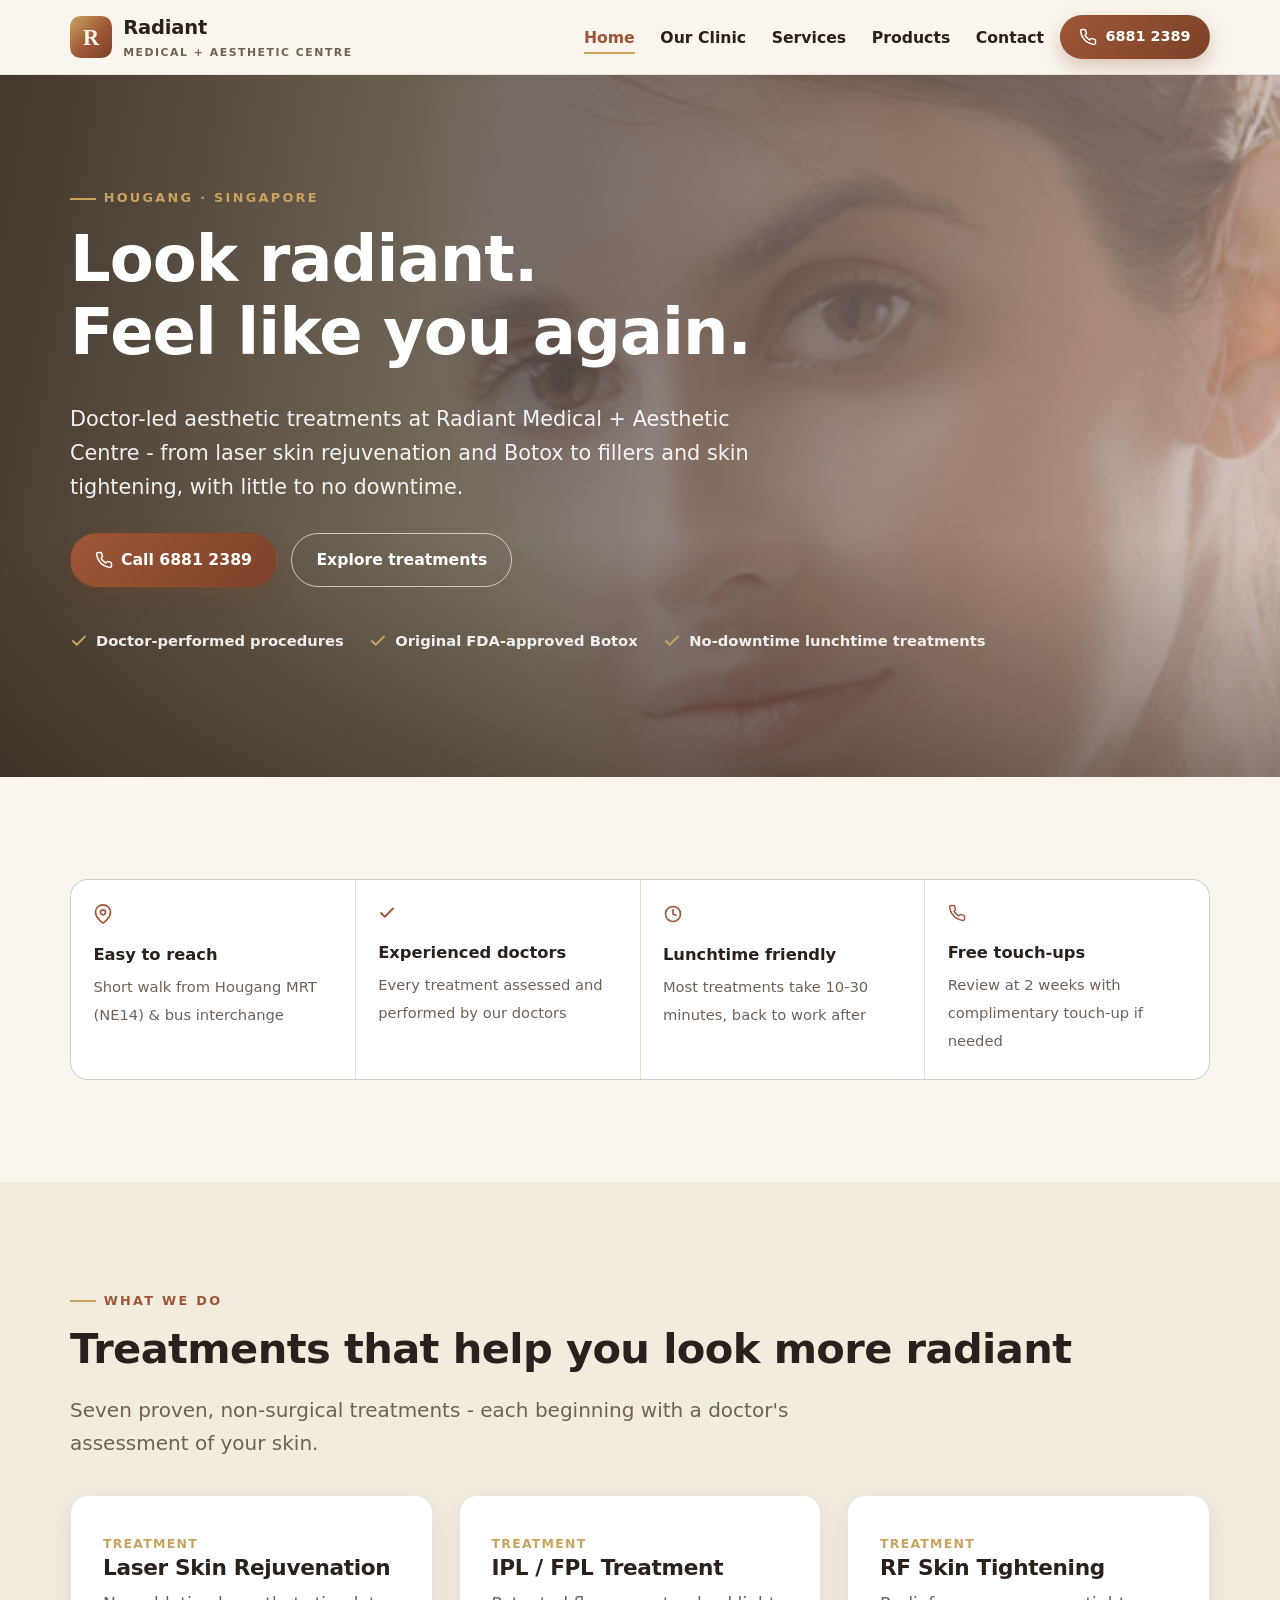
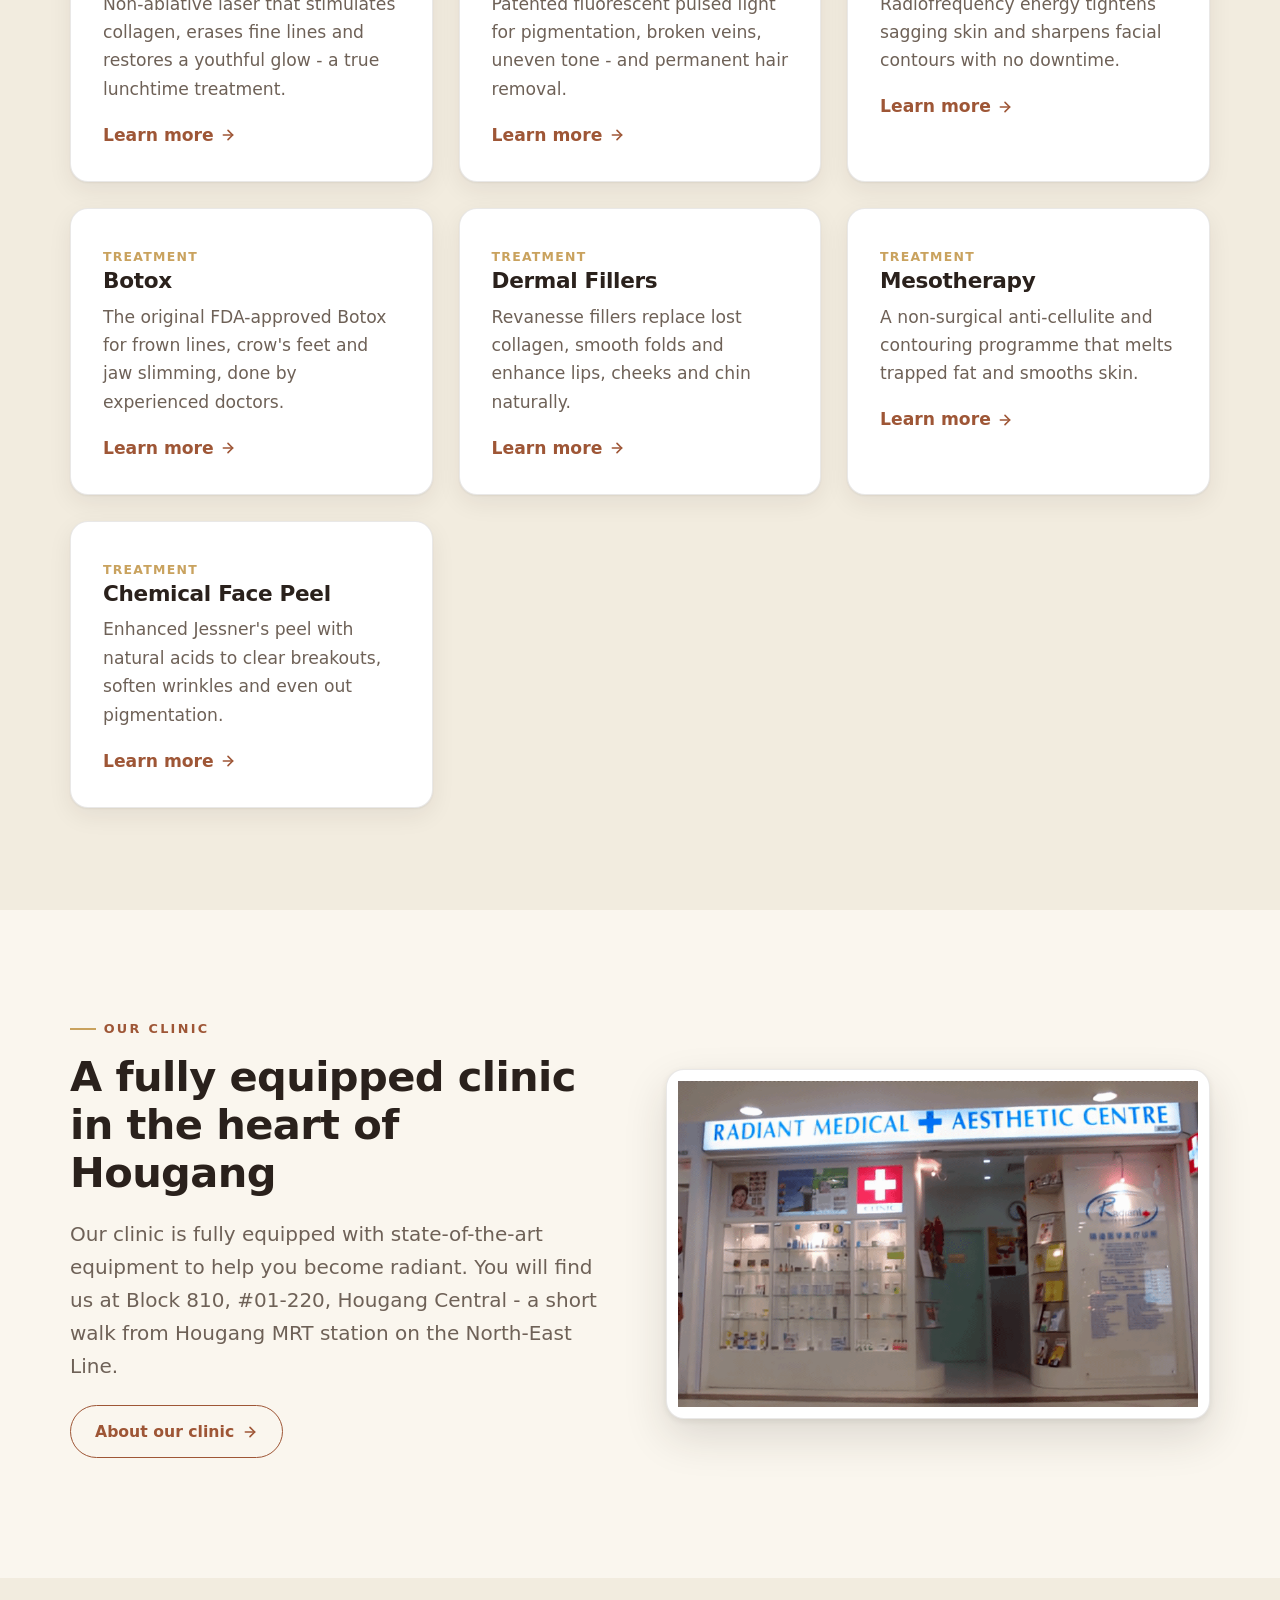
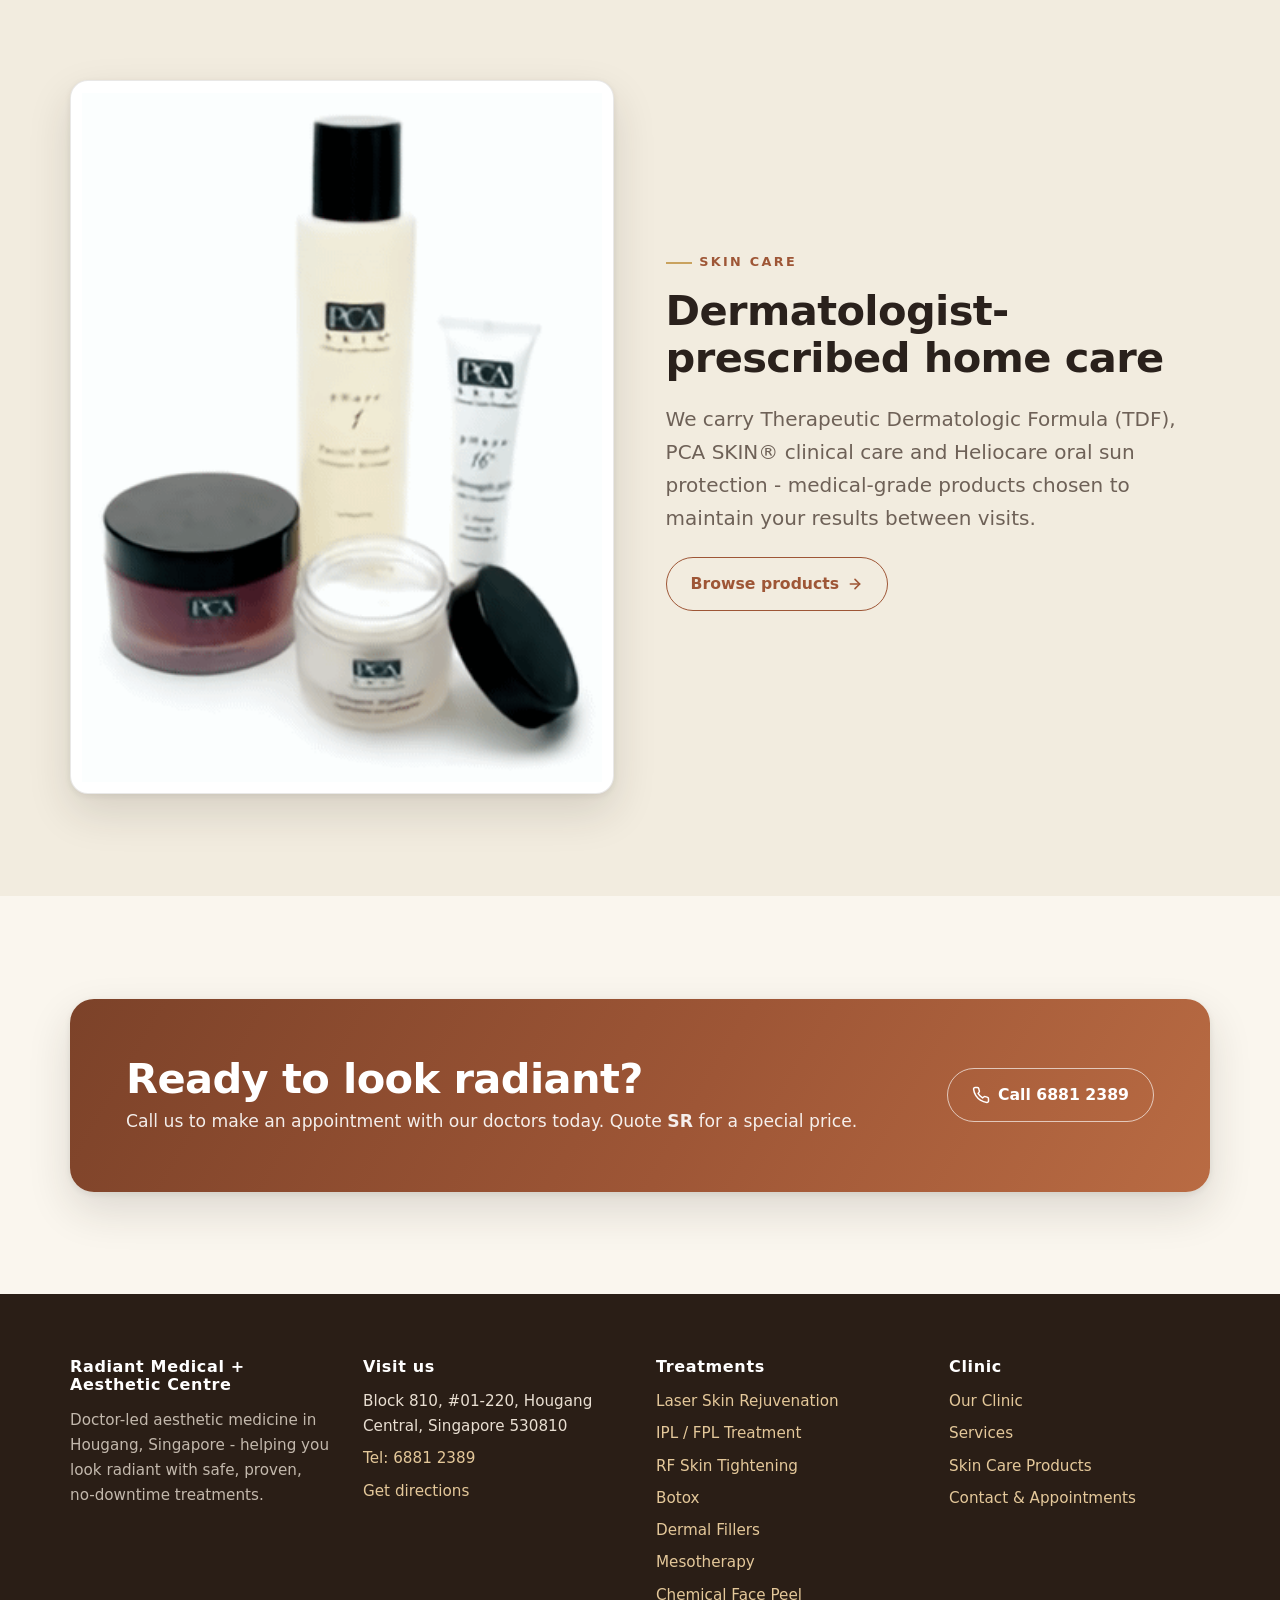
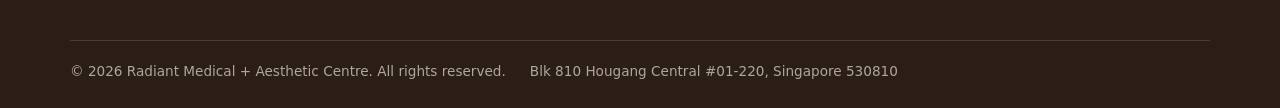
<file: index.html>
<!DOCTYPE html>
<html lang="en-SG">
<head>
<meta charset="utf-8">
<meta name="viewport" content="width=device-width, initial-scale=1">
<title>Radiant Medical + Aesthetic Centre | Aesthetic Clinic in Hougang, Singapore</title>
<meta name="description" content="Doctor-led aesthetic clinic at Blk 810 Hougang Central, Singapore. Laser skin rejuvenation, IPL, Botox, fillers, RF skin tightening, mesotherapy and chemical peels. Call 6881 2389.">
<meta property="og:title" content="Radiant Medical + Aesthetic Centre | Aesthetic Clinic in Hougang, Singapore">
<meta property="og:description" content="Doctor-led aesthetic clinic at Blk 810 Hougang Central, Singapore. Laser skin rejuvenation, IPL, Botox, fillers, RF skin tightening, mesotherapy and chemical peels. Call 6881 2389.">
<meta property="og:type" content="website">
<link rel="icon" href="favicon.svg" type="image/svg+xml">
<link rel="stylesheet" href="assets/css/style.css">
</head>
<body>
<header class="site-header">
  <div class="container">
    <a class="brand" href="index.html" aria-label="Radiant Medical + Aesthetic Centre - home">
      <svg width="42" height="42" viewBox="0 0 64 64" aria-hidden="true"><defs><linearGradient id="lg" x1="0" y1="0" x2="1" y2="1"><stop offset="0" stop-color="#C9A25E"/><stop offset=".55" stop-color="#9E5636"/><stop offset="1" stop-color="#7C4229"/></linearGradient></defs><rect width="64" height="64" rx="16" fill="url(#lg)"/><text x="32" y="44" font-family="Georgia, serif" font-size="34" font-weight="bold" fill="#FAF6EE" text-anchor="middle">R</text></svg>
      <span><span class="brand-name">Radiant</span>
      <span class="brand-sub">Medical + Aesthetic Centre</span></span>
    </a>
    <button class="nav-toggle" aria-expanded="false" aria-label="Toggle navigation" aria-controls="mainnav">
      <span></span><span></span><span></span>
    </button>
    <nav class="main-nav" id="mainnav" aria-label="Main navigation">
      <ul>
        <li><a href="index.html" aria-current="page">Home</a></li>
        <li><a href="clinic.html">Our Clinic</a></li>
        <li><a href="services.html">Services</a></li>
        <li><a href="products.html">Products</a></li>
        <li><a href="contact.html">Contact</a></li>
      </ul>
    </nav>
    <a class="btn btn--primary btn--sm header-cta" href="tel:+6568812389"><svg width="18" height="18" viewBox="0 0 24 24" fill="none" stroke="currentColor" stroke-width="2" stroke-linecap="round" stroke-linejoin="round" aria-hidden="true"><path d="M22 16.92v3a2 2 0 0 1-2.18 2 19.79 19.79 0 0 1-8.63-3.07 19.5 19.5 0 0 1-6-6 19.79 19.79 0 0 1-3.07-8.67A2 2 0 0 1 4.11 2h3a2 2 0 0 1 2 1.72c.12.9.34 1.78.66 2.62a2 2 0 0 1-.45 2.11L8.09 9.91a16 16 0 0 0 6 6l1.46-1.23a2 2 0 0 1 2.11-.45c.84.32 1.72.54 2.62.66A2 2 0 0 1 22 16.92z"/></svg><span class="header-cta-num"> 6881 2389</span></a>
  </div>
</header>
<main>

<section class="hero">
  <div class="container">
    <span class="eyebrow">Hougang &middot; Singapore</span>
    <h1>Look radiant.<br>Feel like you again.</h1>
    <p>Doctor-led aesthetic treatments at Radiant Medical + Aesthetic Centre - from laser skin rejuvenation and Botox to fillers and skin tightening, with little to no downtime.</p>
    <div class="hero-cta">
      <a class="btn btn--primary" href="tel:+6568812389"><svg width="18" height="18" viewBox="0 0 24 24" fill="none" stroke="currentColor" stroke-width="2" stroke-linecap="round" stroke-linejoin="round" aria-hidden="true"><path d="M22 16.92v3a2 2 0 0 1-2.18 2 19.79 19.79 0 0 1-8.63-3.07 19.5 19.5 0 0 1-6-6 19.79 19.79 0 0 1-3.07-8.67A2 2 0 0 1 4.11 2h3a2 2 0 0 1 2 1.72c.12.9.34 1.78.66 2.62a2 2 0 0 1-.45 2.11L8.09 9.91a16 16 0 0 0 6 6l1.46-1.23a2 2 0 0 1 2.11-.45c.84.32 1.72.54 2.62.66A2 2 0 0 1 22 16.92z"/></svg> Call 6881 2389</a>
      <a class="btn btn--ghost" href="services.html">Explore treatments</a>
    </div>
    <ul class="hero-badges">
      <li><svg width="18" height="18" viewBox="0 0 24 24" fill="none" stroke="currentColor" stroke-width="2.4" stroke-linecap="round" stroke-linejoin="round" aria-hidden="true"><polyline points="20 6 9 17 4 12"/></svg> Doctor-performed procedures</li>
      <li><svg width="18" height="18" viewBox="0 0 24 24" fill="none" stroke="currentColor" stroke-width="2.4" stroke-linecap="round" stroke-linejoin="round" aria-hidden="true"><polyline points="20 6 9 17 4 12"/></svg> Original FDA-approved Botox</li>
      <li><svg width="18" height="18" viewBox="0 0 24 24" fill="none" stroke="currentColor" stroke-width="2.4" stroke-linecap="round" stroke-linejoin="round" aria-hidden="true"><polyline points="20 6 9 17 4 12"/></svg> No-downtime lunchtime treatments</li>
    </ul>
  </div>
</section>

<section class="section">
  <div class="container">
    <div class="features reveal">
      <div class="feature"><svg width="20" height="20" viewBox="0 0 24 24" fill="none" stroke="currentColor" stroke-width="2" stroke-linecap="round" stroke-linejoin="round" aria-hidden="true"><path d="M21 10c0 7-9 13-9 13S3 17 3 10a9 9 0 0 1 18 0z"/><circle cx="12" cy="10" r="3"/></svg><strong>Easy to reach</strong><span>Short walk from Hougang MRT (NE14) &amp; bus interchange</span></div>
      <div class="feature"><svg width="18" height="18" viewBox="0 0 24 24" fill="none" stroke="currentColor" stroke-width="2.4" stroke-linecap="round" stroke-linejoin="round" aria-hidden="true"><polyline points="20 6 9 17 4 12"/></svg><strong>Experienced doctors</strong><span>Every treatment assessed and performed by our doctors</span></div>
      <div class="feature"><svg width="20" height="20" viewBox="0 0 24 24" fill="none" stroke="currentColor" stroke-width="2" stroke-linecap="round" stroke-linejoin="round" aria-hidden="true"><circle cx="12" cy="12" r="9"/><polyline points="12 7 12 12 15.5 13.5"/></svg><strong>Lunchtime friendly</strong><span>Most treatments take 10-30 minutes, back to work after</span></div>
      <div class="feature"><svg width="18" height="18" viewBox="0 0 24 24" fill="none" stroke="currentColor" stroke-width="2" stroke-linecap="round" stroke-linejoin="round" aria-hidden="true"><path d="M22 16.92v3a2 2 0 0 1-2.18 2 19.79 19.79 0 0 1-8.63-3.07 19.5 19.5 0 0 1-6-6 19.79 19.79 0 0 1-3.07-8.67A2 2 0 0 1 4.11 2h3a2 2 0 0 1 2 1.72c.12.9.34 1.78.66 2.62a2 2 0 0 1-.45 2.11L8.09 9.91a16 16 0 0 0 6 6l1.46-1.23a2 2 0 0 1 2.11-.45c.84.32 1.72.54 2.62.66A2 2 0 0 1 22 16.92z"/></svg><strong>Free touch-ups</strong><span>Review at 2 weeks with complimentary touch-up if needed</span></div>
    </div>
  </div>
</section>

<section class="section section--sand">
  <div class="container">
    <span class="eyebrow">What we do</span>
    <h2>Treatments that help you look more radiant</h2>
    <p class="lead">Seven proven, non-surgical treatments - each beginning with a doctor's assessment of your skin.</p>
    <div class="grid grid--3" style="margin-top:2.2rem">
      <a class="card card--link reveal" data-delay="1" href="laser.html">
        <span class="tag">Treatment</span>
        <h3>Laser Skin Rejuvenation</h3>
        <p>Non-ablative laser that stimulates collagen, erases fine lines and restores a youthful glow - a true lunchtime treatment.</p>
        <span class="card-link">Learn more <svg width="16" height="16" viewBox="0 0 24 24" fill="none" stroke="currentColor" stroke-width="2.4" stroke-linecap="round" stroke-linejoin="round" aria-hidden="true"><line x1="5" y1="12" x2="19" y2="12"/><polyline points="12 5 19 12 12 19"/></svg></span>
      </a>
      <a class="card card--link reveal" data-delay="2" href="ipl.html">
        <span class="tag">Treatment</span>
        <h3>IPL / FPL Treatment</h3>
        <p>Patented fluorescent pulsed light for pigmentation, broken veins, uneven tone - and permanent hair removal.</p>
        <span class="card-link">Learn more <svg width="16" height="16" viewBox="0 0 24 24" fill="none" stroke="currentColor" stroke-width="2.4" stroke-linecap="round" stroke-linejoin="round" aria-hidden="true"><line x1="5" y1="12" x2="19" y2="12"/><polyline points="12 5 19 12 12 19"/></svg></span>
      </a>
      <a class="card card--link reveal" data-delay="3" href="tighten.html">
        <span class="tag">Treatment</span>
        <h3>RF Skin Tightening</h3>
        <p>Radiofrequency energy tightens sagging skin and sharpens facial contours with no downtime.</p>
        <span class="card-link">Learn more <svg width="16" height="16" viewBox="0 0 24 24" fill="none" stroke="currentColor" stroke-width="2.4" stroke-linecap="round" stroke-linejoin="round" aria-hidden="true"><line x1="5" y1="12" x2="19" y2="12"/><polyline points="12 5 19 12 12 19"/></svg></span>
      </a>
      <a class="card card--link reveal" data-delay="1" href="botox.html">
        <span class="tag">Treatment</span>
        <h3>Botox</h3>
        <p>The original FDA-approved Botox for frown lines, crow's feet and jaw slimming, done by experienced doctors.</p>
        <span class="card-link">Learn more <svg width="16" height="16" viewBox="0 0 24 24" fill="none" stroke="currentColor" stroke-width="2.4" stroke-linecap="round" stroke-linejoin="round" aria-hidden="true"><line x1="5" y1="12" x2="19" y2="12"/><polyline points="12 5 19 12 12 19"/></svg></span>
      </a>
      <a class="card card--link reveal" data-delay="2" href="fillers.html">
        <span class="tag">Treatment</span>
        <h3>Dermal Fillers</h3>
        <p>Revanesse fillers replace lost collagen, smooth folds and enhance lips, cheeks and chin naturally.</p>
        <span class="card-link">Learn more <svg width="16" height="16" viewBox="0 0 24 24" fill="none" stroke="currentColor" stroke-width="2.4" stroke-linecap="round" stroke-linejoin="round" aria-hidden="true"><line x1="5" y1="12" x2="19" y2="12"/><polyline points="12 5 19 12 12 19"/></svg></span>
      </a>
      <a class="card card--link reveal" data-delay="3" href="meso.html">
        <span class="tag">Treatment</span>
        <h3>Mesotherapy</h3>
        <p>A non-surgical anti-cellulite and contouring programme that melts trapped fat and smooths skin.</p>
        <span class="card-link">Learn more <svg width="16" height="16" viewBox="0 0 24 24" fill="none" stroke="currentColor" stroke-width="2.4" stroke-linecap="round" stroke-linejoin="round" aria-hidden="true"><line x1="5" y1="12" x2="19" y2="12"/><polyline points="12 5 19 12 12 19"/></svg></span>
      </a>
      <a class="card card--link reveal" data-delay="1" href="chempeel.html">
        <span class="tag">Treatment</span>
        <h3>Chemical Face Peel</h3>
        <p>Enhanced Jessner's peel with natural acids to clear breakouts, soften wrinkles and even out pigmentation.</p>
        <span class="card-link">Learn more <svg width="16" height="16" viewBox="0 0 24 24" fill="none" stroke="currentColor" stroke-width="2.4" stroke-linecap="round" stroke-linejoin="round" aria-hidden="true"><line x1="5" y1="12" x2="19" y2="12"/><polyline points="12 5 19 12 12 19"/></svg></span>
      </a>
    </div>
  </div>
</section>

<section class="section">
  <div class="container split">
    <div class="reveal">
      <span class="eyebrow">Our clinic</span>
      <h2>A fully equipped clinic in the heart of Hougang</h2>
      <p class="lead">Our clinic is fully equipped with state-of-the-art equipment to help you become radiant. You will find us at Block 810, #01-220, Hougang Central - a short walk from Hougang MRT station on the North-East Line.</p>
      <p style="margin-top:1.4rem"><a class="btn btn--outline" href="clinic.html">About our clinic <svg width="16" height="16" viewBox="0 0 24 24" fill="none" stroke="currentColor" stroke-width="2.4" stroke-linecap="round" stroke-linejoin="round" aria-hidden="true"><line x1="5" y1="12" x2="19" y2="12"/><polyline points="12 5 19 12 12 19"/></svg></a></p>
    </div>
    <div class="photo photo--frame reveal" data-delay="1">
      <img src="images/outside.gif" alt="The exterior of Radiant Medical &amp; Aesthetic Centre at Hougang Central" loading="lazy" onerror="var p=this.closest('.photo');if(p)p.classList.add('photo--empty');this.remove();">
    </div>
  </div>
</section>

<section class="section section--sand">
  <div class="container split">
    <div class="photo photo--frame reveal">
      <img src="images/pca.gif" alt="PCA SKIN clinical care products" loading="lazy" onerror="var p=this.closest('.photo');if(p)p.classList.add('photo--empty');this.remove();">
    </div>
    <div class="reveal" data-delay="1">
      <span class="eyebrow">Skin care</span>
      <h2>Dermatologist-prescribed home care</h2>
      <p class="lead">We carry Therapeutic Dermatologic Formula (TDF), PCA SKIN&reg; clinical care and Heliocare oral sun protection - medical-grade products chosen to maintain your results between visits.</p>
      <p style="margin-top:1.4rem"><a class="btn btn--outline" href="products.html">Browse products <svg width="16" height="16" viewBox="0 0 24 24" fill="none" stroke="currentColor" stroke-width="2.4" stroke-linecap="round" stroke-linejoin="round" aria-hidden="true"><line x1="5" y1="12" x2="19" y2="12"/><polyline points="12 5 19 12 12 19"/></svg></a></p>
    </div>
  </div>
</section>
<section class="section">
  <div class="container">
    <div class="cta-band reveal">
      <div>
        <h2>Ready to look radiant?</h2>
        <p>Call us to make an appointment with our doctors today. Quote <strong>SR</strong> for a special price.</p>
      </div>
      <a class="btn btn--ghost" href="tel:+6568812389"><svg width="18" height="18" viewBox="0 0 24 24" fill="none" stroke="currentColor" stroke-width="2" stroke-linecap="round" stroke-linejoin="round" aria-hidden="true"><path d="M22 16.92v3a2 2 0 0 1-2.18 2 19.79 19.79 0 0 1-8.63-3.07 19.5 19.5 0 0 1-6-6 19.79 19.79 0 0 1-3.07-8.67A2 2 0 0 1 4.11 2h3a2 2 0 0 1 2 1.72c.12.9.34 1.78.66 2.62a2 2 0 0 1-.45 2.11L8.09 9.91a16 16 0 0 0 6 6l1.46-1.23a2 2 0 0 1 2.11-.45c.84.32 1.72.54 2.62.66A2 2 0 0 1 22 16.92z"/></svg> Call 6881 2389</a>
    </div>
  </div>
</section>

</main>
<footer class="site-footer">
  <div class="container">
    <div class="footer-grid">
      <div>
        <h3>Radiant Medical + Aesthetic Centre</h3>
        <p style="font-size:.95rem;color:rgba(233,223,210,.8)">Doctor-led aesthetic medicine in Hougang, Singapore - helping you look radiant with safe, proven, no-downtime treatments.</p>
      </div>
      <div>
        <h3>Visit us</h3>
        <ul>
          <li>Block 810, #01-220, Hougang Central, Singapore 530810</li>
          <li><a href="tel:+6568812389">Tel: 6881 2389</a></li>
          <li><a href="https://www.google.com/maps/search/?api=1&query=Radiant+Medical+%26+Aesthetic+Centre+Hougang+Singapore" target="_blank" rel="noopener">Get directions</a></li>
        </ul>
      </div>
      <div>
        <h3>Treatments</h3>
        <ul>
          <li><a href="laser.html">Laser Skin Rejuvenation</a></li>
          <li><a href="ipl.html">IPL / FPL Treatment</a></li>
          <li><a href="tighten.html">RF Skin Tightening</a></li>
          <li><a href="botox.html">Botox</a></li>
          <li><a href="fillers.html">Dermal Fillers</a></li>
          <li><a href="meso.html">Mesotherapy</a></li>
          <li><a href="chempeel.html">Chemical Face Peel</a></li>
        </ul>
      </div>
      <div>
        <h3>Clinic</h3>
        <ul>
          <li><a href="clinic.html">Our Clinic</a></li>
          <li><a href="services.html">Services</a></li>
          <li><a href="products.html">Skin Care Products</a></li>
          <li><a href="contact.html">Contact &amp; Appointments</a></li>
        </ul>
      </div>
    </div>
    <div class="footer-bottom">
      <span>&copy; <span data-year>2026</span> Radiant Medical + Aesthetic Centre. All rights reserved.</span>
      <span>Blk 810 Hougang Central #01-220, Singapore 530810</span>
    </div>
  </div>
</footer>
<script src="assets/js/main.js" defer></script>
</body>
</html>
</file>
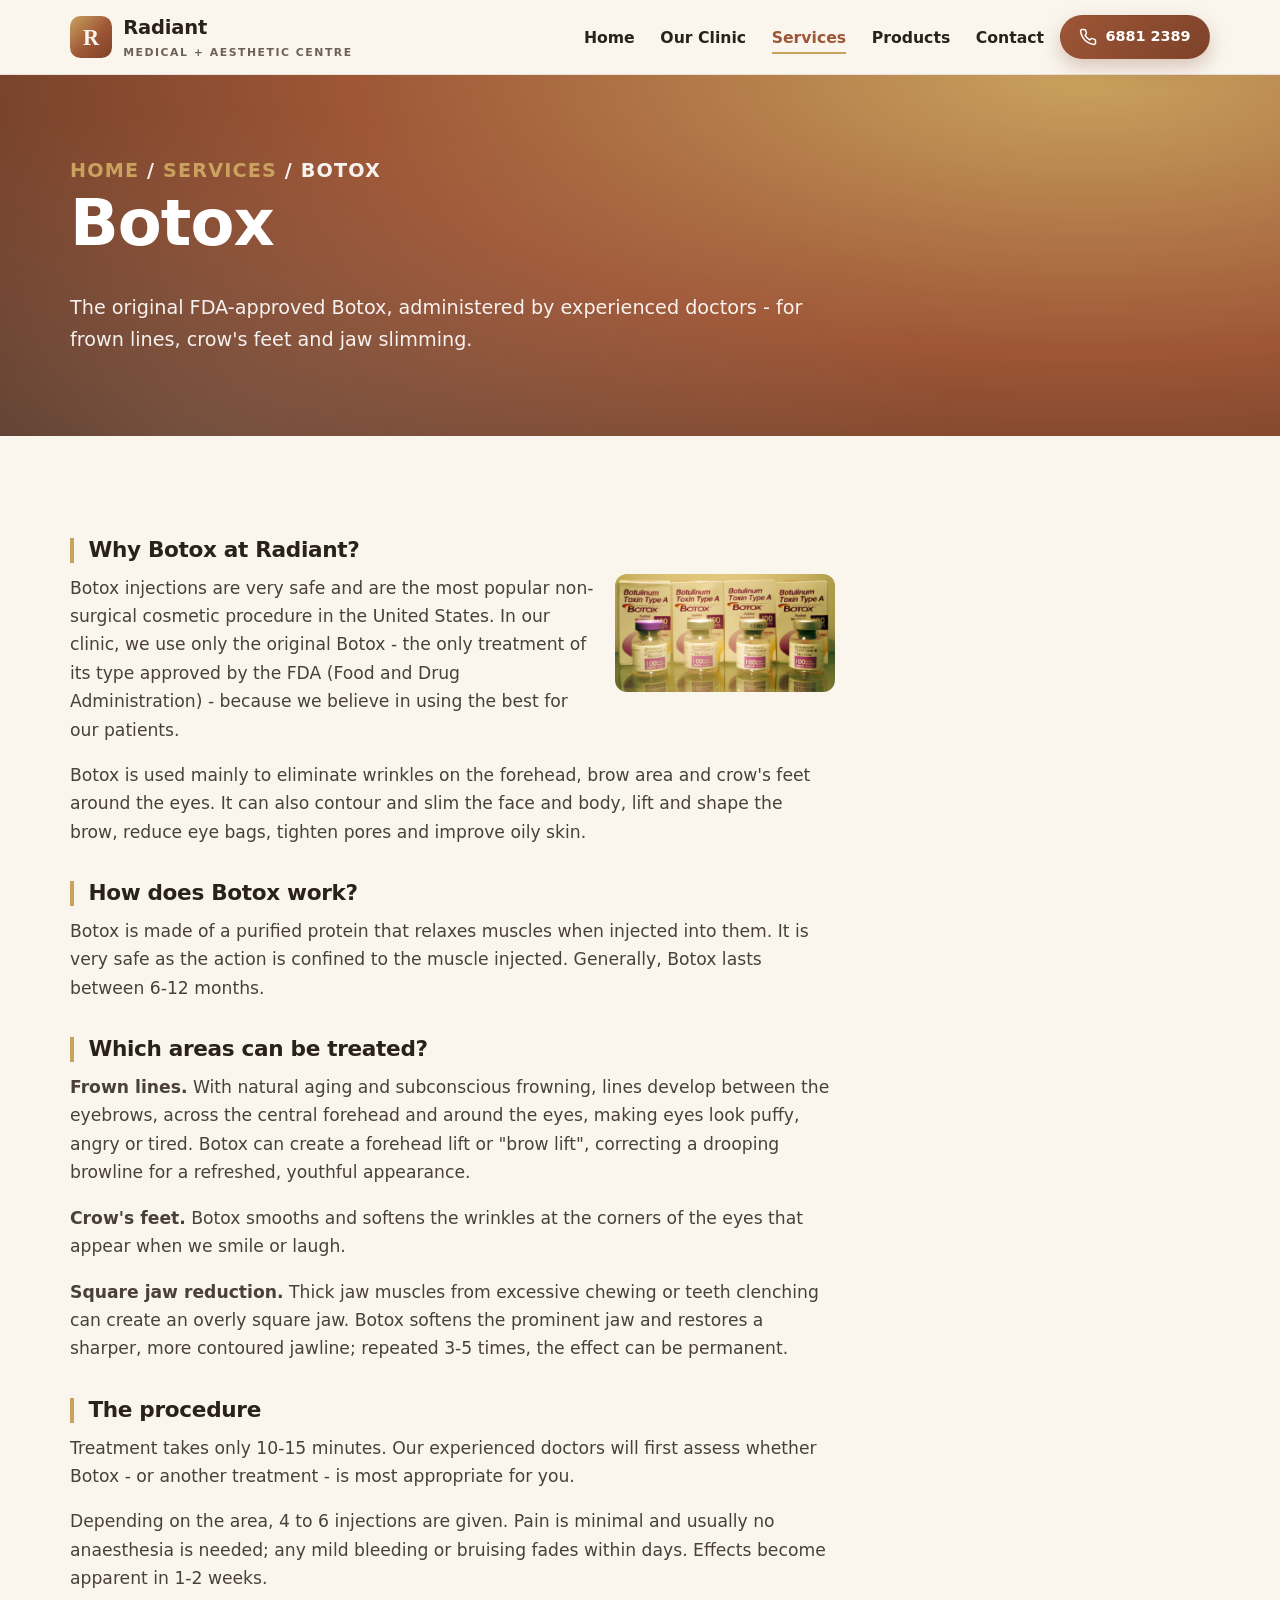
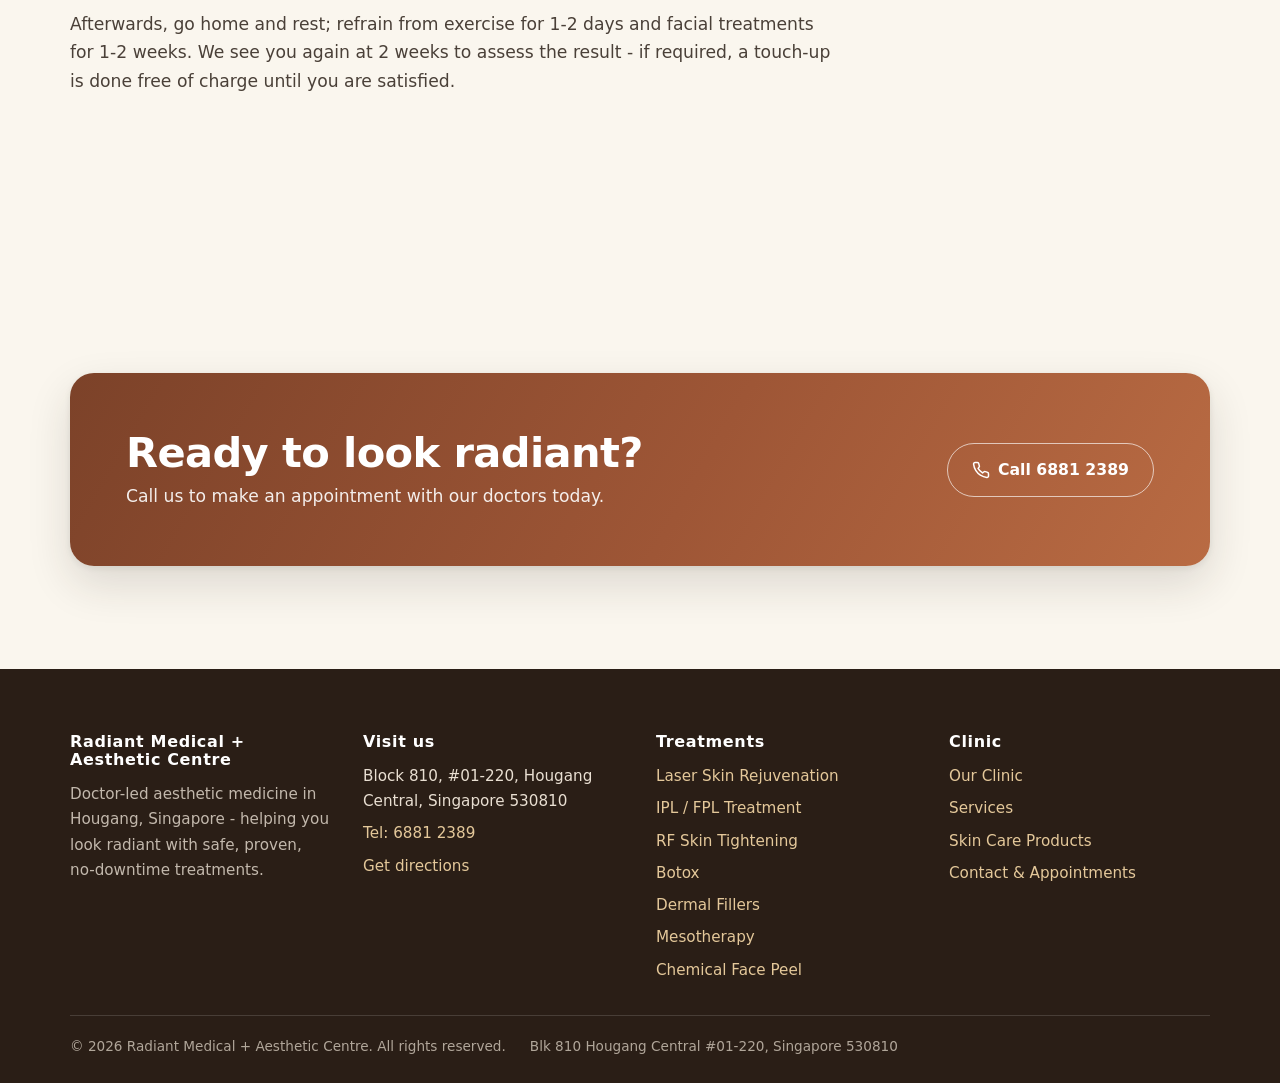
<file: botox.html>
<!DOCTYPE html>
<html lang="en-SG">
<head>
<meta charset="utf-8">
<meta name="viewport" content="width=device-width, initial-scale=1">
<title>Botox | Radiant Medical + Aesthetic Centre</title>
<meta name="description" content="Botox for frown lines, crow's feet and square jaw reduction at Radiant Medical & Aesthetic Centre, Hougang Singapore. Original FDA-approved Botox. Call 6881 2389.">
<meta property="og:title" content="Botox | Radiant Medical + Aesthetic Centre">
<meta property="og:description" content="Botox for frown lines, crow's feet and square jaw reduction at Radiant Medical & Aesthetic Centre, Hougang Singapore. Original FDA-approved Botox. Call 6881 2389.">
<meta property="og:type" content="website">
<link rel="icon" href="favicon.svg" type="image/svg+xml">
<link rel="stylesheet" href="assets/css/style.css">
</head>
<body>
<header class="site-header">
  <div class="container">
    <a class="brand" href="index.html" aria-label="Radiant Medical + Aesthetic Centre - home">
      <svg width="42" height="42" viewBox="0 0 64 64" aria-hidden="true"><defs><linearGradient id="lg" x1="0" y1="0" x2="1" y2="1"><stop offset="0" stop-color="#C9A25E"/><stop offset=".55" stop-color="#9E5636"/><stop offset="1" stop-color="#7C4229"/></linearGradient></defs><rect width="64" height="64" rx="16" fill="url(#lg)"/><text x="32" y="44" font-family="Georgia, serif" font-size="34" font-weight="bold" fill="#FAF6EE" text-anchor="middle">R</text></svg>
      <span><span class="brand-name">Radiant</span>
      <span class="brand-sub">Medical + Aesthetic Centre</span></span>
    </a>
    <button class="nav-toggle" aria-expanded="false" aria-label="Toggle navigation" aria-controls="mainnav">
      <span></span><span></span><span></span>
    </button>
    <nav class="main-nav" id="mainnav" aria-label="Main navigation">
      <ul>
        <li><a href="index.html">Home</a></li>
        <li><a href="clinic.html">Our Clinic</a></li>
        <li><a href="services.html" aria-current="page">Services</a></li>
        <li><a href="products.html">Products</a></li>
        <li><a href="contact.html">Contact</a></li>
      </ul>
    </nav>
    <a class="btn btn--primary btn--sm header-cta" href="tel:+6568812389"><svg width="18" height="18" viewBox="0 0 24 24" fill="none" stroke="currentColor" stroke-width="2" stroke-linecap="round" stroke-linejoin="round" aria-hidden="true"><path d="M22 16.92v3a2 2 0 0 1-2.18 2 19.79 19.79 0 0 1-8.63-3.07 19.5 19.5 0 0 1-6-6 19.79 19.79 0 0 1-3.07-8.67A2 2 0 0 1 4.11 2h3a2 2 0 0 1 2 1.72c.12.9.34 1.78.66 2.62a2 2 0 0 1-.45 2.11L8.09 9.91a16 16 0 0 0 6 6l1.46-1.23a2 2 0 0 1 2.11-.45c.84.32 1.72.54 2.62.66A2 2 0 0 1 22 16.92z"/></svg><span class="header-cta-num"> 6881 2389</span></a>
  </div>
</header>
<main>

<section class="page-hero">
  <div class="container">
    <p class="breadcrumb"><a href="index.html">Home</a> / <a href="services.html">Services</a> / Botox</p>
    <h1>Botox</h1>
    <p>The original FDA-approved Botox, administered by experienced doctors - for frown lines, crow's feet and jaw slimming.</p>
  </div>
</section>
<section class="section">
  <div class="container">
    <div class="prose reveal">
      <h3>Why Botox at Radiant?</h3>
      <p><img src="images/botox.jpg" alt="Botox treatment" style="float:right;max-width:min(220px,40%);margin:0 0 1rem 1.2rem;border-radius:12px" loading="lazy" onerror="this.style.display='none'">Botox injections are very safe and are the most popular non-surgical cosmetic procedure in the United States. In our clinic, we use only the original Botox - the only treatment of its type approved by the FDA (Food and Drug Administration) - because we believe in using the best for our patients.</p><p>Botox is used mainly to eliminate wrinkles on the forehead, brow area and crow's feet around the eyes. It can also contour and slim the face and body, lift and shape the brow, reduce eye bags, tighten pores and improve oily skin.</p>
      <h3>How does Botox work?</h3>
      <p>Botox is made of a purified protein that relaxes muscles when injected into them. It is very safe as the action is confined to the muscle injected. Generally, Botox lasts between 6-12 months.</p>
      <h3>Which areas can be treated?</h3>
      <p><strong>Frown lines.</strong> With natural aging and subconscious frowning, lines develop between the eyebrows, across the central forehead and around the eyes, making eyes look puffy, angry or tired. Botox can create a forehead lift or &quot;brow lift&quot;, correcting a drooping browline for a refreshed, youthful appearance.</p><p><strong>Crow's feet.</strong> Botox smooths and softens the wrinkles at the corners of the eyes that appear when we smile or laugh.</p><p><strong>Square jaw reduction.</strong> Thick jaw muscles from excessive chewing or teeth clenching can create an overly square jaw. Botox softens the prominent jaw and restores a sharper, more contoured jawline; repeated 3-5 times, the effect can be permanent.</p>
      <h3>The procedure</h3>
      <p>Treatment takes only 10-15 minutes. Our experienced doctors will first assess whether Botox - or another treatment - is most appropriate for you.</p><p>Depending on the area, 4 to 6 injections are given. Pain is minimal and usually no anaesthesia is needed; any mild bleeding or bruising fades within days. Effects become apparent in 1-2 weeks.</p><p>Afterwards, go home and rest; refrain from exercise for 1-2 days and facial treatments for 1-2 weeks. We see you again at 2 weeks to assess the result - if required, a touch-up is done free of charge until you are satisfied.</p>
    </div>
    <ul class="facts reveal" data-delay="1">
      <li><svg width="18" height="18" viewBox="0 0 24 24" fill="none" stroke="currentColor" stroke-width="2.4" stroke-linecap="round" stroke-linejoin="round" aria-hidden="true"><polyline points="20 6 9 17 4 12"/></svg> 10-15 minutes</li>
      <li><svg width="18" height="18" viewBox="0 0 24 24" fill="none" stroke="currentColor" stroke-width="2.4" stroke-linecap="round" stroke-linejoin="round" aria-hidden="true"><polyline points="20 6 9 17 4 12"/></svg> Original FDA-approved Botox</li>
      <li><svg width="18" height="18" viewBox="0 0 24 24" fill="none" stroke="currentColor" stroke-width="2.4" stroke-linecap="round" stroke-linejoin="round" aria-hidden="true"><polyline points="20 6 9 17 4 12"/></svg> Lasts 6-12 months</li>
      <li><svg width="18" height="18" viewBox="0 0 24 24" fill="none" stroke="currentColor" stroke-width="2.4" stroke-linecap="round" stroke-linejoin="round" aria-hidden="true"><polyline points="20 6 9 17 4 12"/></svg> Free 2-week review &amp; touch-up</li>
    </ul>
  </div>
</section>
<section class="section">
  <div class="container">
    <div class="cta-band reveal">
      <div>
        <h2>Ready to look radiant?</h2>
        <p>Call us to make an appointment with our doctors today.</p>
      </div>
      <a class="btn btn--ghost" href="tel:+6568812389"><svg width="18" height="18" viewBox="0 0 24 24" fill="none" stroke="currentColor" stroke-width="2" stroke-linecap="round" stroke-linejoin="round" aria-hidden="true"><path d="M22 16.92v3a2 2 0 0 1-2.18 2 19.79 19.79 0 0 1-8.63-3.07 19.5 19.5 0 0 1-6-6 19.79 19.79 0 0 1-3.07-8.67A2 2 0 0 1 4.11 2h3a2 2 0 0 1 2 1.72c.12.9.34 1.78.66 2.62a2 2 0 0 1-.45 2.11L8.09 9.91a16 16 0 0 0 6 6l1.46-1.23a2 2 0 0 1 2.11-.45c.84.32 1.72.54 2.62.66A2 2 0 0 1 22 16.92z"/></svg> Call 6881 2389</a>
    </div>
  </div>
</section>

</main>
<footer class="site-footer">
  <div class="container">
    <div class="footer-grid">
      <div>
        <h3>Radiant Medical + Aesthetic Centre</h3>
        <p style="font-size:.95rem;color:rgba(233,223,210,.8)">Doctor-led aesthetic medicine in Hougang, Singapore - helping you look radiant with safe, proven, no-downtime treatments.</p>
      </div>
      <div>
        <h3>Visit us</h3>
        <ul>
          <li>Block 810, #01-220, Hougang Central, Singapore 530810</li>
          <li><a href="tel:+6568812389">Tel: 6881 2389</a></li>
          <li><a href="https://www.google.com/maps/search/?api=1&query=Radiant+Medical+%26+Aesthetic+Centre+Hougang+Singapore" target="_blank" rel="noopener">Get directions</a></li>
        </ul>
      </div>
      <div>
        <h3>Treatments</h3>
        <ul>
          <li><a href="laser.html">Laser Skin Rejuvenation</a></li>
          <li><a href="ipl.html">IPL / FPL Treatment</a></li>
          <li><a href="tighten.html">RF Skin Tightening</a></li>
          <li><a href="botox.html">Botox</a></li>
          <li><a href="fillers.html">Dermal Fillers</a></li>
          <li><a href="meso.html">Mesotherapy</a></li>
          <li><a href="chempeel.html">Chemical Face Peel</a></li>
        </ul>
      </div>
      <div>
        <h3>Clinic</h3>
        <ul>
          <li><a href="clinic.html">Our Clinic</a></li>
          <li><a href="services.html">Services</a></li>
          <li><a href="products.html">Skin Care Products</a></li>
          <li><a href="contact.html">Contact &amp; Appointments</a></li>
        </ul>
      </div>
    </div>
    <div class="footer-bottom">
      <span>&copy; <span data-year>2026</span> Radiant Medical + Aesthetic Centre. All rights reserved.</span>
      <span>Blk 810 Hougang Central #01-220, Singapore 530810</span>
    </div>
  </div>
</footer>
<script src="assets/js/main.js" defer></script>
</body>
</html>
</file>
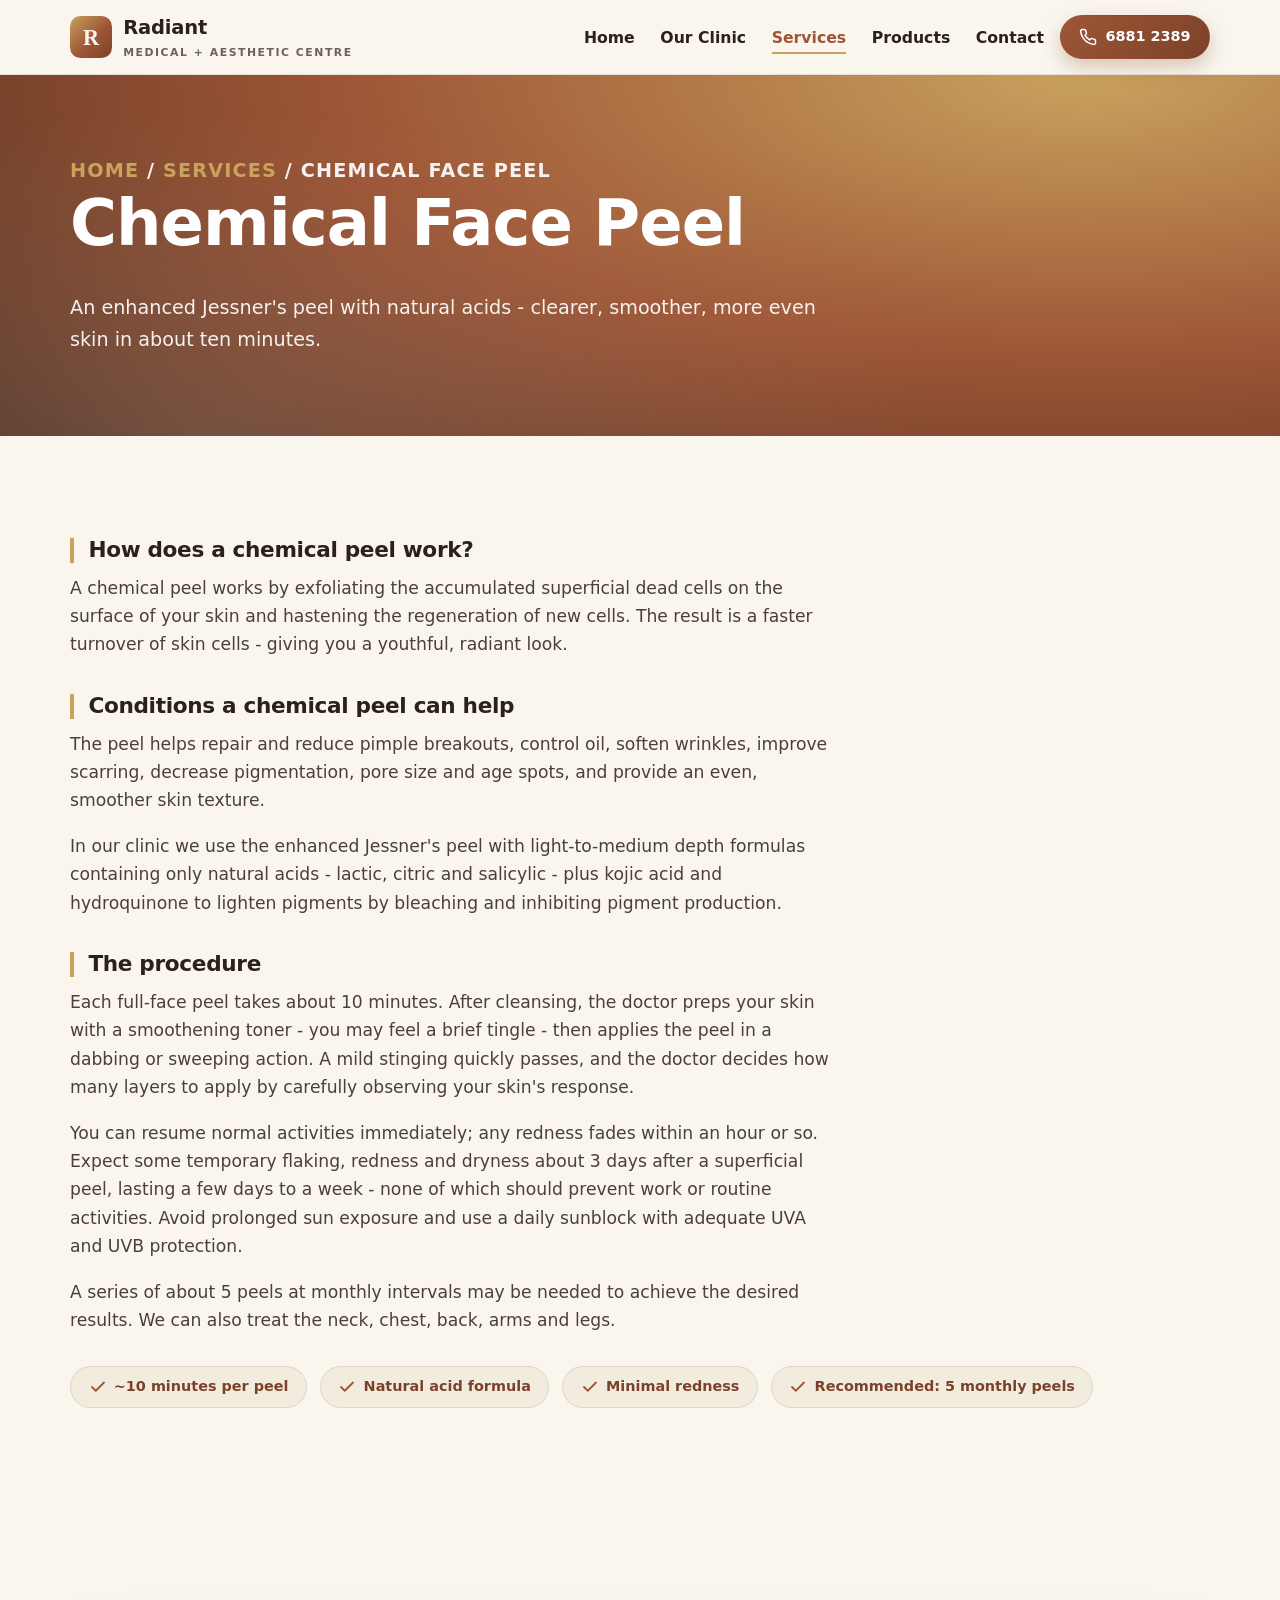
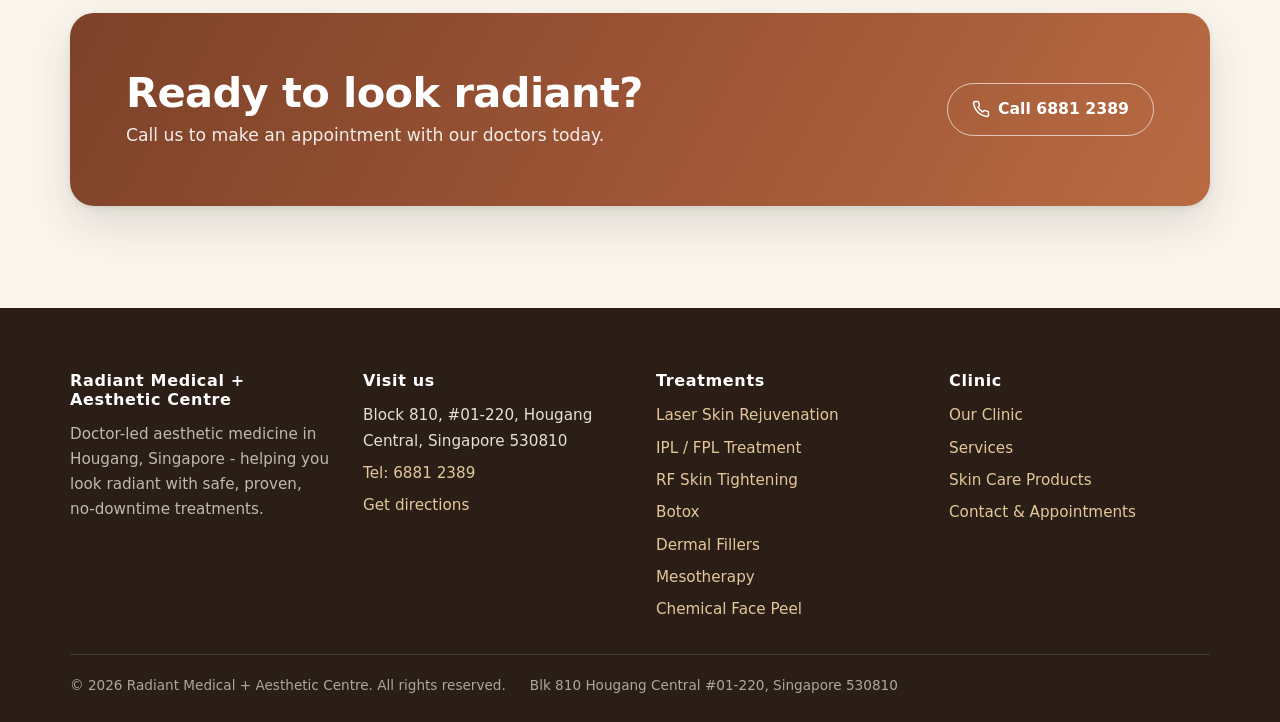
<file: chempeel.html>
<!DOCTYPE html>
<html lang="en-SG">
<head>
<meta charset="utf-8">
<meta name="viewport" content="width=device-width, initial-scale=1">
<title>Chemical Face Peel | Radiant Medical + Aesthetic Centre</title>
<meta name="description" content="Enhanced Jessner's chemical face peel for acne, pigmentation, scars and wrinkles at Radiant Medical & Aesthetic Centre, Hougang Singapore. Call 6881 2389.">
<meta property="og:title" content="Chemical Face Peel | Radiant Medical + Aesthetic Centre">
<meta property="og:description" content="Enhanced Jessner's chemical face peel for acne, pigmentation, scars and wrinkles at Radiant Medical & Aesthetic Centre, Hougang Singapore. Call 6881 2389.">
<meta property="og:type" content="website">
<link rel="icon" href="favicon.svg" type="image/svg+xml">
<link rel="stylesheet" href="assets/css/style.css">
</head>
<body>
<header class="site-header">
  <div class="container">
    <a class="brand" href="index.html" aria-label="Radiant Medical + Aesthetic Centre - home">
      <svg width="42" height="42" viewBox="0 0 64 64" aria-hidden="true"><defs><linearGradient id="lg" x1="0" y1="0" x2="1" y2="1"><stop offset="0" stop-color="#C9A25E"/><stop offset=".55" stop-color="#9E5636"/><stop offset="1" stop-color="#7C4229"/></linearGradient></defs><rect width="64" height="64" rx="16" fill="url(#lg)"/><text x="32" y="44" font-family="Georgia, serif" font-size="34" font-weight="bold" fill="#FAF6EE" text-anchor="middle">R</text></svg>
      <span><span class="brand-name">Radiant</span>
      <span class="brand-sub">Medical + Aesthetic Centre</span></span>
    </a>
    <button class="nav-toggle" aria-expanded="false" aria-label="Toggle navigation" aria-controls="mainnav">
      <span></span><span></span><span></span>
    </button>
    <nav class="main-nav" id="mainnav" aria-label="Main navigation">
      <ul>
        <li><a href="index.html">Home</a></li>
        <li><a href="clinic.html">Our Clinic</a></li>
        <li><a href="services.html" aria-current="page">Services</a></li>
        <li><a href="products.html">Products</a></li>
        <li><a href="contact.html">Contact</a></li>
      </ul>
    </nav>
    <a class="btn btn--primary btn--sm header-cta" href="tel:+6568812389"><svg width="18" height="18" viewBox="0 0 24 24" fill="none" stroke="currentColor" stroke-width="2" stroke-linecap="round" stroke-linejoin="round" aria-hidden="true"><path d="M22 16.92v3a2 2 0 0 1-2.18 2 19.79 19.79 0 0 1-8.63-3.07 19.5 19.5 0 0 1-6-6 19.79 19.79 0 0 1-3.07-8.67A2 2 0 0 1 4.11 2h3a2 2 0 0 1 2 1.72c.12.9.34 1.78.66 2.62a2 2 0 0 1-.45 2.11L8.09 9.91a16 16 0 0 0 6 6l1.46-1.23a2 2 0 0 1 2.11-.45c.84.32 1.72.54 2.62.66A2 2 0 0 1 22 16.92z"/></svg><span class="header-cta-num"> 6881 2389</span></a>
  </div>
</header>
<main>

<section class="page-hero">
  <div class="container">
    <p class="breadcrumb"><a href="index.html">Home</a> / <a href="services.html">Services</a> / Chemical Face Peel</p>
    <h1>Chemical Face Peel</h1>
    <p>An enhanced Jessner's peel with natural acids - clearer, smoother, more even skin in about ten minutes.</p>
  </div>
</section>
<section class="section">
  <div class="container">
    <div class="prose reveal">
      <h3>How does a chemical peel work?</h3>
      <p>A chemical peel works by exfoliating the accumulated superficial dead cells on the surface of your skin and hastening the regeneration of new cells. The result is a faster turnover of skin cells - giving you a youthful, radiant look.</p>
      <h3>Conditions a chemical peel can help</h3>
      <p>The peel helps repair and reduce pimple breakouts, control oil, soften wrinkles, improve scarring, decrease pigmentation, pore size and age spots, and provide an even, smoother skin texture.</p><p>In our clinic we use the enhanced Jessner's peel with light-to-medium depth formulas containing only natural acids - lactic, citric and salicylic - plus kojic acid and hydroquinone to lighten pigments by bleaching and inhibiting pigment production.</p>
      <h3>The procedure</h3>
      <p>Each full-face peel takes about 10 minutes. After cleansing, the doctor preps your skin with a smoothening toner - you may feel a brief tingle - then applies the peel in a dabbing or sweeping action. A mild stinging quickly passes, and the doctor decides how many layers to apply by carefully observing your skin's response.</p><p>You can resume normal activities immediately; any redness fades within an hour or so. Expect some temporary flaking, redness and dryness about 3 days after a superficial peel, lasting a few days to a week - none of which should prevent work or routine activities. Avoid prolonged sun exposure and use a daily sunblock with adequate UVA and UVB protection.</p><p>A series of about 5 peels at monthly intervals may be needed to achieve the desired results. We can also treat the neck, chest, back, arms and legs.</p>
    </div>
    <ul class="facts reveal" data-delay="1">
      <li><svg width="18" height="18" viewBox="0 0 24 24" fill="none" stroke="currentColor" stroke-width="2.4" stroke-linecap="round" stroke-linejoin="round" aria-hidden="true"><polyline points="20 6 9 17 4 12"/></svg> ~10 minutes per peel</li>
      <li><svg width="18" height="18" viewBox="0 0 24 24" fill="none" stroke="currentColor" stroke-width="2.4" stroke-linecap="round" stroke-linejoin="round" aria-hidden="true"><polyline points="20 6 9 17 4 12"/></svg> Natural acid formula</li>
      <li><svg width="18" height="18" viewBox="0 0 24 24" fill="none" stroke="currentColor" stroke-width="2.4" stroke-linecap="round" stroke-linejoin="round" aria-hidden="true"><polyline points="20 6 9 17 4 12"/></svg> Minimal redness</li>
      <li><svg width="18" height="18" viewBox="0 0 24 24" fill="none" stroke="currentColor" stroke-width="2.4" stroke-linecap="round" stroke-linejoin="round" aria-hidden="true"><polyline points="20 6 9 17 4 12"/></svg> Recommended: 5 monthly peels</li>
    </ul>
  </div>
</section>
<section class="section">
  <div class="container">
    <div class="cta-band reveal">
      <div>
        <h2>Ready to look radiant?</h2>
        <p>Call us to make an appointment with our doctors today.</p>
      </div>
      <a class="btn btn--ghost" href="tel:+6568812389"><svg width="18" height="18" viewBox="0 0 24 24" fill="none" stroke="currentColor" stroke-width="2" stroke-linecap="round" stroke-linejoin="round" aria-hidden="true"><path d="M22 16.92v3a2 2 0 0 1-2.18 2 19.79 19.79 0 0 1-8.63-3.07 19.5 19.5 0 0 1-6-6 19.79 19.79 0 0 1-3.07-8.67A2 2 0 0 1 4.11 2h3a2 2 0 0 1 2 1.72c.12.9.34 1.78.66 2.62a2 2 0 0 1-.45 2.11L8.09 9.91a16 16 0 0 0 6 6l1.46-1.23a2 2 0 0 1 2.11-.45c.84.32 1.72.54 2.62.66A2 2 0 0 1 22 16.92z"/></svg> Call 6881 2389</a>
    </div>
  </div>
</section>

</main>
<footer class="site-footer">
  <div class="container">
    <div class="footer-grid">
      <div>
        <h3>Radiant Medical + Aesthetic Centre</h3>
        <p style="font-size:.95rem;color:rgba(233,223,210,.8)">Doctor-led aesthetic medicine in Hougang, Singapore - helping you look radiant with safe, proven, no-downtime treatments.</p>
      </div>
      <div>
        <h3>Visit us</h3>
        <ul>
          <li>Block 810, #01-220, Hougang Central, Singapore 530810</li>
          <li><a href="tel:+6568812389">Tel: 6881 2389</a></li>
          <li><a href="https://www.google.com/maps/search/?api=1&query=Radiant+Medical+%26+Aesthetic+Centre+Hougang+Singapore" target="_blank" rel="noopener">Get directions</a></li>
        </ul>
      </div>
      <div>
        <h3>Treatments</h3>
        <ul>
          <li><a href="laser.html">Laser Skin Rejuvenation</a></li>
          <li><a href="ipl.html">IPL / FPL Treatment</a></li>
          <li><a href="tighten.html">RF Skin Tightening</a></li>
          <li><a href="botox.html">Botox</a></li>
          <li><a href="fillers.html">Dermal Fillers</a></li>
          <li><a href="meso.html">Mesotherapy</a></li>
          <li><a href="chempeel.html">Chemical Face Peel</a></li>
        </ul>
      </div>
      <div>
        <h3>Clinic</h3>
        <ul>
          <li><a href="clinic.html">Our Clinic</a></li>
          <li><a href="services.html">Services</a></li>
          <li><a href="products.html">Skin Care Products</a></li>
          <li><a href="contact.html">Contact &amp; Appointments</a></li>
        </ul>
      </div>
    </div>
    <div class="footer-bottom">
      <span>&copy; <span data-year>2026</span> Radiant Medical + Aesthetic Centre. All rights reserved.</span>
      <span>Blk 810 Hougang Central #01-220, Singapore 530810</span>
    </div>
  </div>
</footer>
<script src="assets/js/main.js" defer></script>
</body>
</html>
</file>
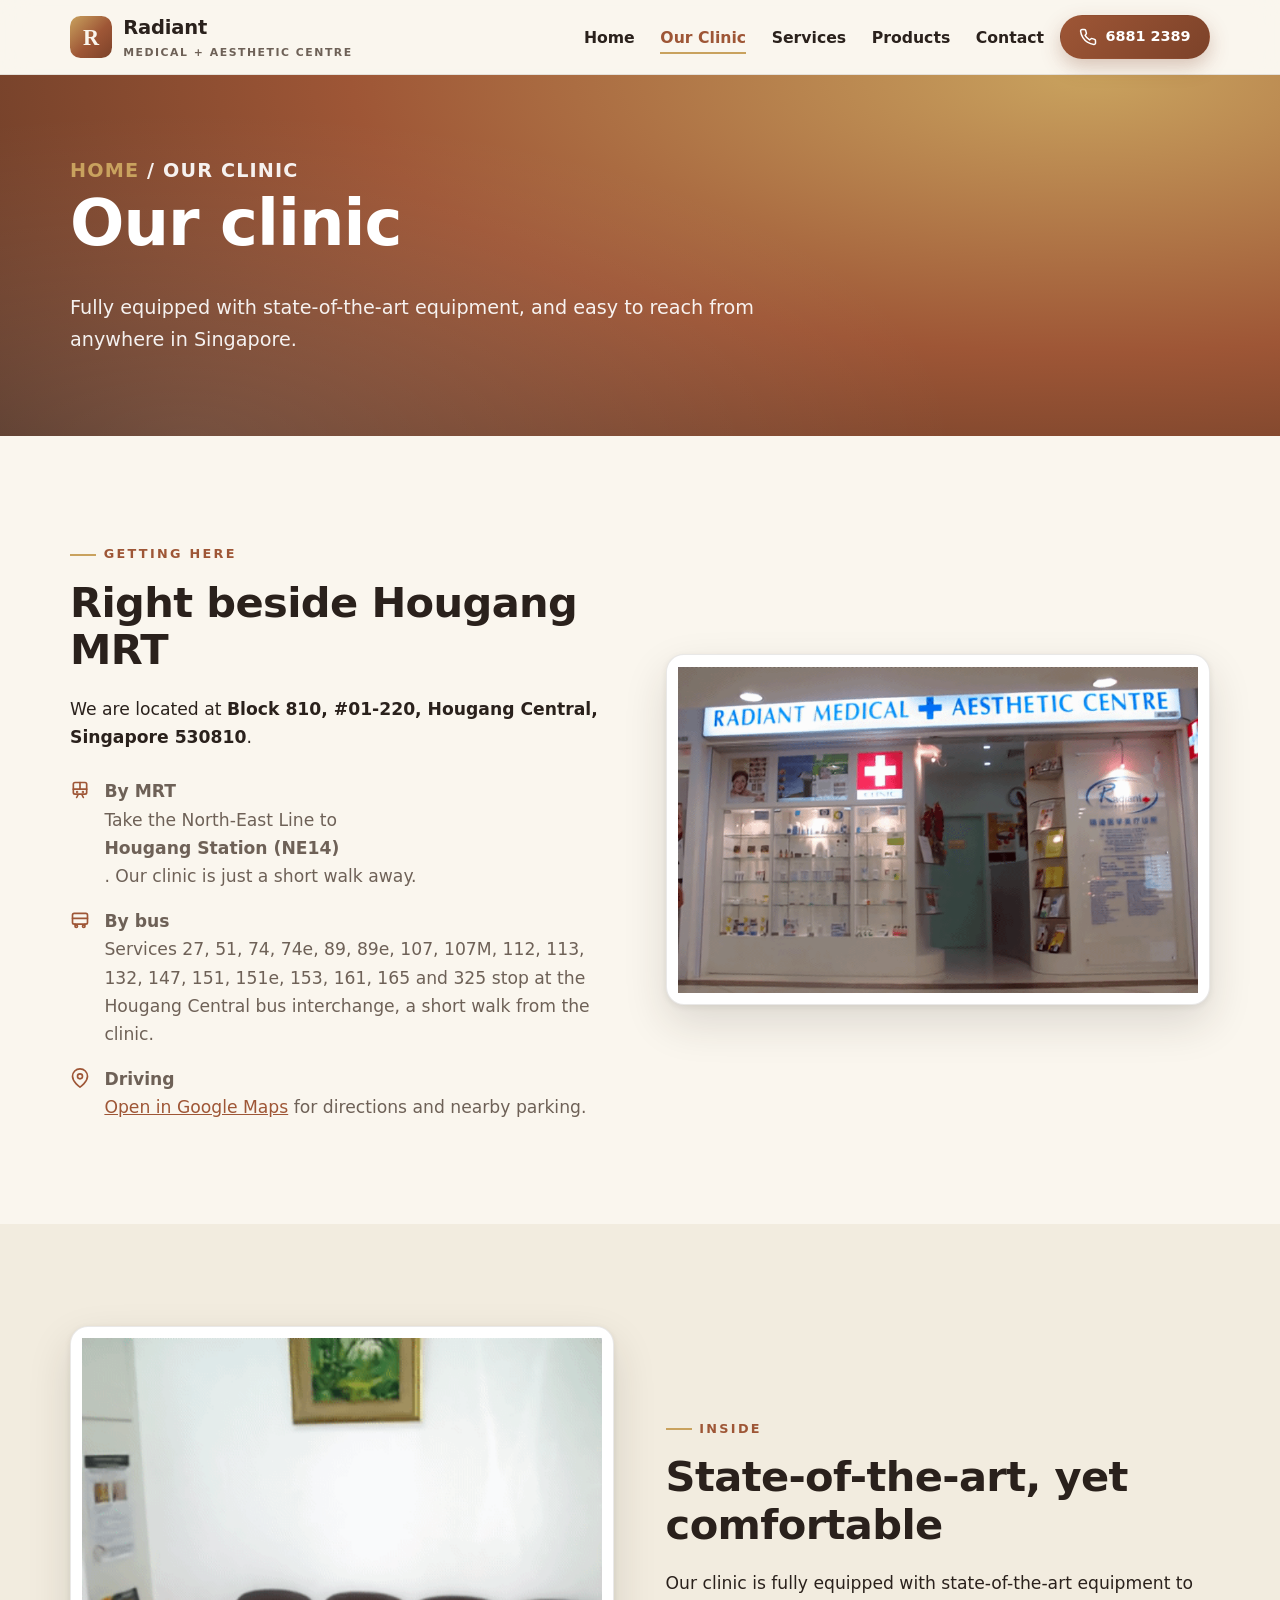
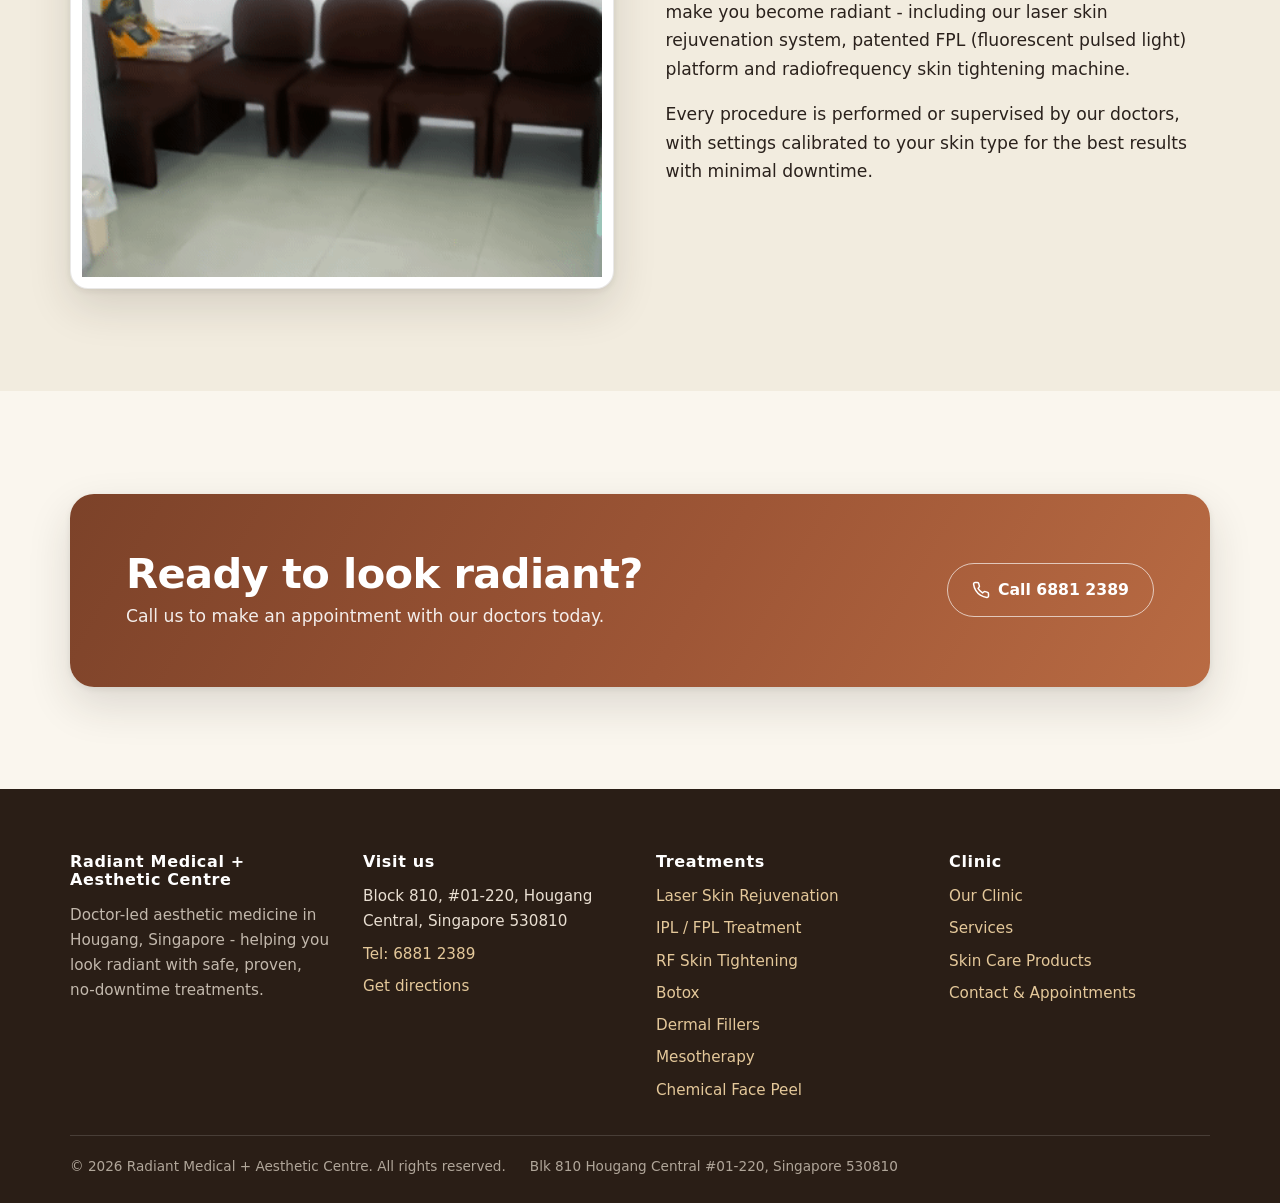
<file: clinic.html>
<!DOCTYPE html>
<html lang="en-SG">
<head>
<meta charset="utf-8">
<meta name="viewport" content="width=device-width, initial-scale=1">
<title>Our Clinic | Radiant Medical + Aesthetic Centre</title>
<meta name="description" content="Visit Radiant Medical + Aesthetic Centre at Blk 810 Hougang Central #01-220, Singapore 530810 - near Hougang MRT (NE14). Fully equipped aesthetic clinic. Tel 6881 2389.">
<meta property="og:title" content="Our Clinic | Radiant Medical + Aesthetic Centre">
<meta property="og:description" content="Visit Radiant Medical + Aesthetic Centre at Blk 810 Hougang Central #01-220, Singapore 530810 - near Hougang MRT (NE14). Fully equipped aesthetic clinic. Tel 6881 2389.">
<meta property="og:type" content="website">
<link rel="icon" href="favicon.svg" type="image/svg+xml">
<link rel="stylesheet" href="assets/css/style.css">
</head>
<body>
<header class="site-header">
  <div class="container">
    <a class="brand" href="index.html" aria-label="Radiant Medical + Aesthetic Centre - home">
      <svg width="42" height="42" viewBox="0 0 64 64" aria-hidden="true"><defs><linearGradient id="lg" x1="0" y1="0" x2="1" y2="1"><stop offset="0" stop-color="#C9A25E"/><stop offset=".55" stop-color="#9E5636"/><stop offset="1" stop-color="#7C4229"/></linearGradient></defs><rect width="64" height="64" rx="16" fill="url(#lg)"/><text x="32" y="44" font-family="Georgia, serif" font-size="34" font-weight="bold" fill="#FAF6EE" text-anchor="middle">R</text></svg>
      <span><span class="brand-name">Radiant</span>
      <span class="brand-sub">Medical + Aesthetic Centre</span></span>
    </a>
    <button class="nav-toggle" aria-expanded="false" aria-label="Toggle navigation" aria-controls="mainnav">
      <span></span><span></span><span></span>
    </button>
    <nav class="main-nav" id="mainnav" aria-label="Main navigation">
      <ul>
        <li><a href="index.html">Home</a></li>
        <li><a href="clinic.html" aria-current="page">Our Clinic</a></li>
        <li><a href="services.html">Services</a></li>
        <li><a href="products.html">Products</a></li>
        <li><a href="contact.html">Contact</a></li>
      </ul>
    </nav>
    <a class="btn btn--primary btn--sm header-cta" href="tel:+6568812389"><svg width="18" height="18" viewBox="0 0 24 24" fill="none" stroke="currentColor" stroke-width="2" stroke-linecap="round" stroke-linejoin="round" aria-hidden="true"><path d="M22 16.92v3a2 2 0 0 1-2.18 2 19.79 19.79 0 0 1-8.63-3.07 19.5 19.5 0 0 1-6-6 19.79 19.79 0 0 1-3.07-8.67A2 2 0 0 1 4.11 2h3a2 2 0 0 1 2 1.72c.12.9.34 1.78.66 2.62a2 2 0 0 1-.45 2.11L8.09 9.91a16 16 0 0 0 6 6l1.46-1.23a2 2 0 0 1 2.11-.45c.84.32 1.72.54 2.62.66A2 2 0 0 1 22 16.92z"/></svg><span class="header-cta-num"> 6881 2389</span></a>
  </div>
</header>
<main>

<section class="page-hero">
  <div class="container">
    <p class="breadcrumb"><a href="index.html">Home</a> / Our Clinic</p>
    <h1>Our clinic</h1>
    <p>Fully equipped with state-of-the-art equipment, and easy to reach from anywhere in Singapore.</p>
  </div>
</section>
<section class="section">
  <div class="container split">
    <div class="reveal">
      <span class="eyebrow">Getting here</span>
      <h2>Right beside Hougang MRT</h2>
      <p>We are located at <strong>Block 810, #01-220, Hougang Central, Singapore 530810</strong>.</p>
      <ul class="info-list" style="margin-top:1.6rem">
        <li><svg width="20" height="20" viewBox="0 0 24 24" fill="none" stroke="currentColor" stroke-width="2" stroke-linecap="round" stroke-linejoin="round" aria-hidden="true"><rect x="4" y="3" width="16" height="14" rx="2"/><path d="M4 11h16M12 3v8"/><circle cx="8.5" cy="14.5" r=".5"/><circle cx="15.5" cy="14.5" r=".5"/><path d="M8 21l1.5-3M16 21l-1.5-3"/></svg><span><strong>By MRT</strong><span>Take the North-East Line to <strong>Hougang Station (NE14)</strong>. Our clinic is just a short walk away.</span></span></li>
        <li><svg width="20" height="20" viewBox="0 0 24 24" fill="none" stroke="currentColor" stroke-width="2" stroke-linecap="round" stroke-linejoin="round" aria-hidden="true"><rect x="3" y="4" width="18" height="13" rx="2"/><path d="M3 10h18"/><circle cx="7.5" cy="19.5" r="1.5"/><circle cx="16.5" cy="19.5" r="1.5"/><path d="M6 17v1M18 17v1"/></svg><span><strong>By bus</strong><span>Services 27, 51, 74, 74e, 89, 89e, 107, 107M, 112, 113, 132, 147, 151, 151e, 153, 161, 165 and 325 stop at the Hougang Central bus interchange, a short walk from the clinic.</span></span></li>
        <li><svg width="20" height="20" viewBox="0 0 24 24" fill="none" stroke="currentColor" stroke-width="2" stroke-linecap="round" stroke-linejoin="round" aria-hidden="true"><path d="M21 10c0 7-9 13-9 13S3 17 3 10a9 9 0 0 1 18 0z"/><circle cx="12" cy="10" r="3"/></svg><span><strong>Driving</strong><span><a href="https://www.google.com/maps/search/?api=1&query=Radiant+Medical+%26+Aesthetic+Centre+Hougang+Singapore" target="_blank" rel="noopener">Open in Google Maps</a> for directions and nearby parking.</span></span></li>
      </ul>
    </div>
    <div class="photo photo--frame reveal" data-delay="1">
      <img src="images/outside.gif" alt="Street view of the clinic at Block 810 Hougang Central" loading="lazy" onerror="var p=this.closest('.photo');if(p)p.classList.add('photo--empty');this.remove();">
    </div>
  </div>
</section>
<section class="section section--sand">
  <div class="container split">
    <div class="photo photo--frame reveal">
      <img src="images/waiting.gif" alt="The clinic's comfortable waiting area" loading="lazy" onerror="var p=this.closest('.photo');if(p)p.classList.add('photo--empty');this.remove();">
    </div>
    <div class="reveal" data-delay="1">
      <span class="eyebrow">Inside</span>
      <h2>State-of-the-art, yet comfortable</h2>
      <p>Our clinic is fully equipped with state-of-the-art equipment to make you become radiant - including our laser skin rejuvenation system, patented FPL (fluorescent pulsed light) platform and radiofrequency skin tightening machine.</p>
      <p>Every procedure is performed or supervised by our doctors, with settings calibrated to your skin type for the best results with minimal downtime.</p>
    </div>
  </div>
</section>
<section class="section">
  <div class="container">
    <div class="cta-band reveal">
      <div>
        <h2>Ready to look radiant?</h2>
        <p>Call us to make an appointment with our doctors today.</p>
      </div>
      <a class="btn btn--ghost" href="tel:+6568812389"><svg width="18" height="18" viewBox="0 0 24 24" fill="none" stroke="currentColor" stroke-width="2" stroke-linecap="round" stroke-linejoin="round" aria-hidden="true"><path d="M22 16.92v3a2 2 0 0 1-2.18 2 19.79 19.79 0 0 1-8.63-3.07 19.5 19.5 0 0 1-6-6 19.79 19.79 0 0 1-3.07-8.67A2 2 0 0 1 4.11 2h3a2 2 0 0 1 2 1.72c.12.9.34 1.78.66 2.62a2 2 0 0 1-.45 2.11L8.09 9.91a16 16 0 0 0 6 6l1.46-1.23a2 2 0 0 1 2.11-.45c.84.32 1.72.54 2.62.66A2 2 0 0 1 22 16.92z"/></svg> Call 6881 2389</a>
    </div>
  </div>
</section>

</main>
<footer class="site-footer">
  <div class="container">
    <div class="footer-grid">
      <div>
        <h3>Radiant Medical + Aesthetic Centre</h3>
        <p style="font-size:.95rem;color:rgba(233,223,210,.8)">Doctor-led aesthetic medicine in Hougang, Singapore - helping you look radiant with safe, proven, no-downtime treatments.</p>
      </div>
      <div>
        <h3>Visit us</h3>
        <ul>
          <li>Block 810, #01-220, Hougang Central, Singapore 530810</li>
          <li><a href="tel:+6568812389">Tel: 6881 2389</a></li>
          <li><a href="https://www.google.com/maps/search/?api=1&query=Radiant+Medical+%26+Aesthetic+Centre+Hougang+Singapore" target="_blank" rel="noopener">Get directions</a></li>
        </ul>
      </div>
      <div>
        <h3>Treatments</h3>
        <ul>
          <li><a href="laser.html">Laser Skin Rejuvenation</a></li>
          <li><a href="ipl.html">IPL / FPL Treatment</a></li>
          <li><a href="tighten.html">RF Skin Tightening</a></li>
          <li><a href="botox.html">Botox</a></li>
          <li><a href="fillers.html">Dermal Fillers</a></li>
          <li><a href="meso.html">Mesotherapy</a></li>
          <li><a href="chempeel.html">Chemical Face Peel</a></li>
        </ul>
      </div>
      <div>
        <h3>Clinic</h3>
        <ul>
          <li><a href="clinic.html">Our Clinic</a></li>
          <li><a href="services.html">Services</a></li>
          <li><a href="products.html">Skin Care Products</a></li>
          <li><a href="contact.html">Contact &amp; Appointments</a></li>
        </ul>
      </div>
    </div>
    <div class="footer-bottom">
      <span>&copy; <span data-year>2026</span> Radiant Medical + Aesthetic Centre. All rights reserved.</span>
      <span>Blk 810 Hougang Central #01-220, Singapore 530810</span>
    </div>
  </div>
</footer>
<script src="assets/js/main.js" defer></script>
</body>
</html>
</file>
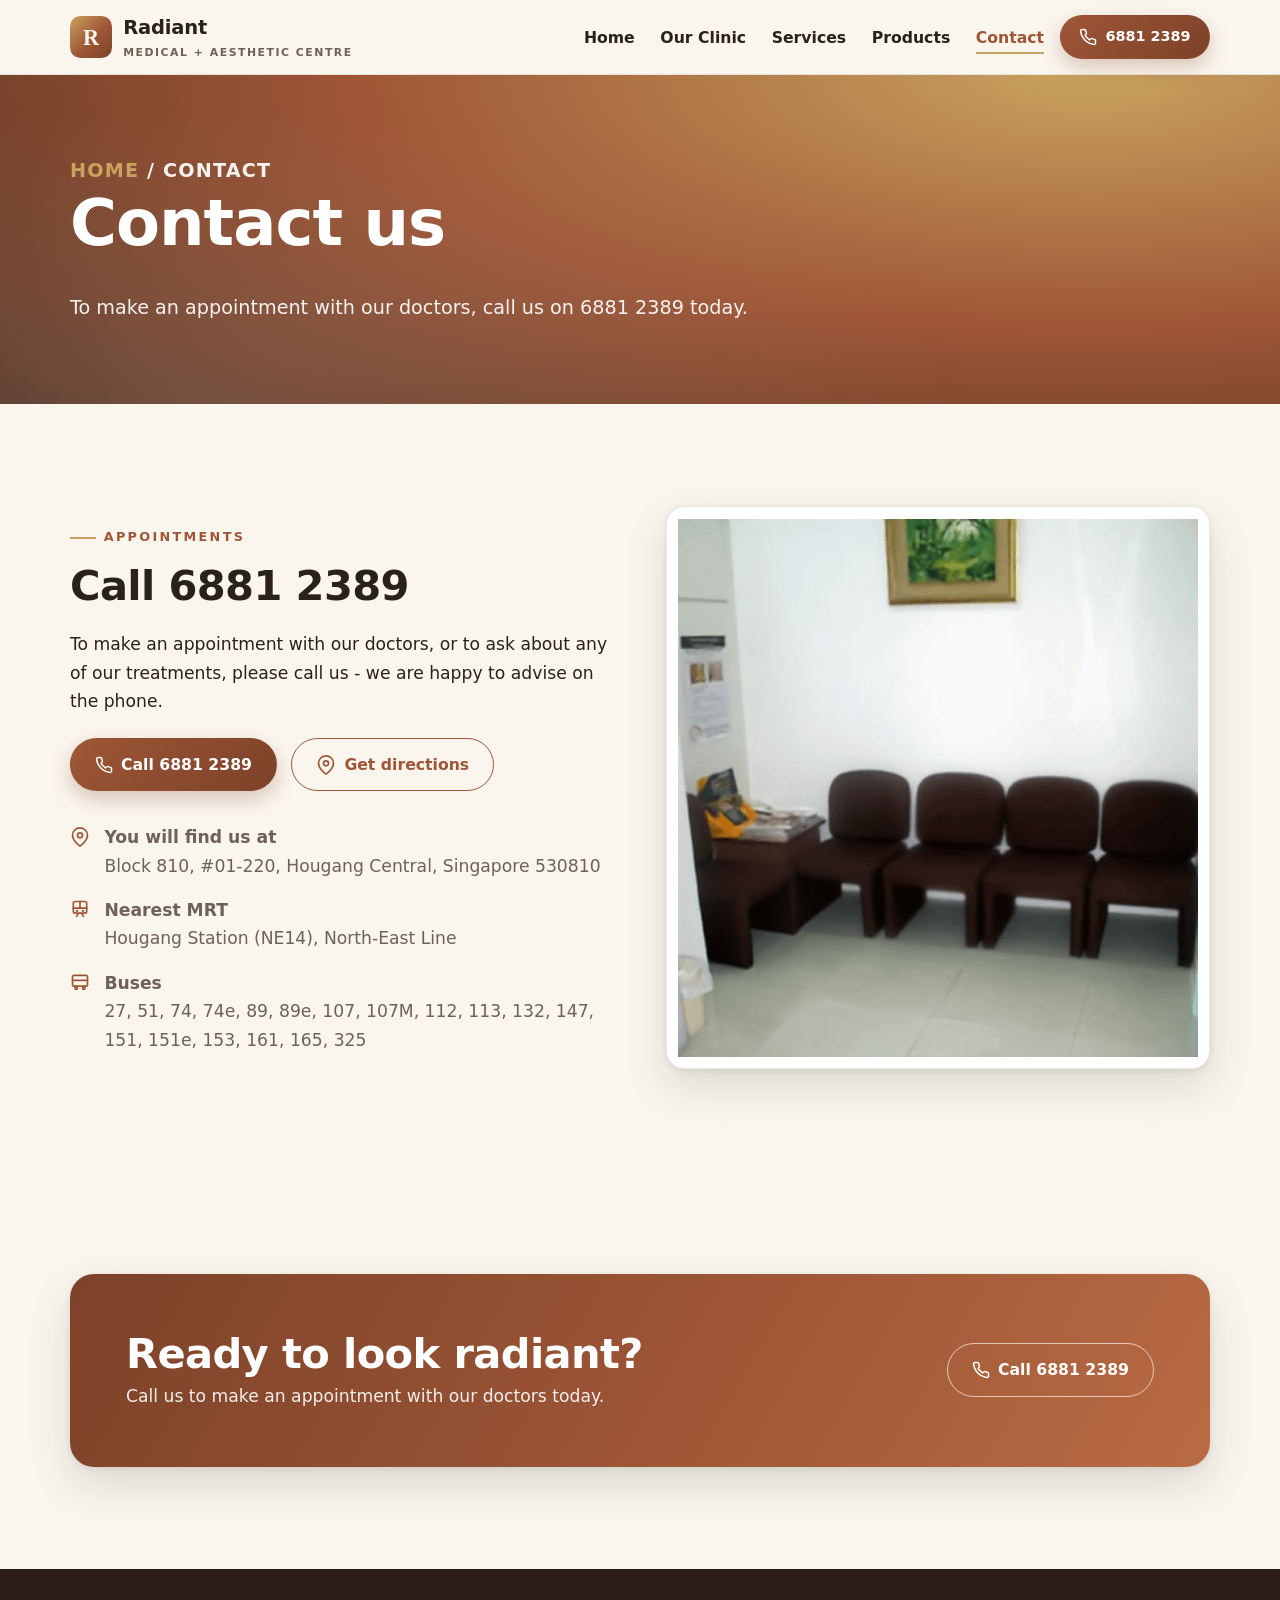
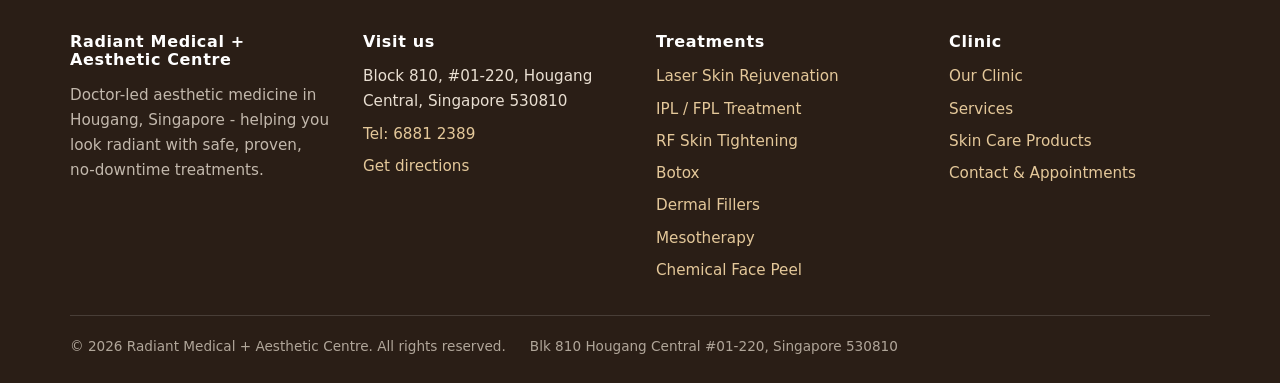
<file: contact.html>
<!DOCTYPE html>
<html lang="en-SG">
<head>
<meta charset="utf-8">
<meta name="viewport" content="width=device-width, initial-scale=1">
<title>Contact Us | Radiant Medical + Aesthetic Centre</title>
<meta name="description" content="Make an appointment at Radiant Medical + Aesthetic Centre, Blk 810 Hougang Central #01-220 Singapore 530810. Call 6881 2389. Near Hougang MRT NE14.">
<meta property="og:title" content="Contact Us | Radiant Medical + Aesthetic Centre">
<meta property="og:description" content="Make an appointment at Radiant Medical + Aesthetic Centre, Blk 810 Hougang Central #01-220 Singapore 530810. Call 6881 2389. Near Hougang MRT NE14.">
<meta property="og:type" content="website">
<link rel="icon" href="favicon.svg" type="image/svg+xml">
<link rel="stylesheet" href="assets/css/style.css">
</head>
<body>
<header class="site-header">
  <div class="container">
    <a class="brand" href="index.html" aria-label="Radiant Medical + Aesthetic Centre - home">
      <svg width="42" height="42" viewBox="0 0 64 64" aria-hidden="true"><defs><linearGradient id="lg" x1="0" y1="0" x2="1" y2="1"><stop offset="0" stop-color="#C9A25E"/><stop offset=".55" stop-color="#9E5636"/><stop offset="1" stop-color="#7C4229"/></linearGradient></defs><rect width="64" height="64" rx="16" fill="url(#lg)"/><text x="32" y="44" font-family="Georgia, serif" font-size="34" font-weight="bold" fill="#FAF6EE" text-anchor="middle">R</text></svg>
      <span><span class="brand-name">Radiant</span>
      <span class="brand-sub">Medical + Aesthetic Centre</span></span>
    </a>
    <button class="nav-toggle" aria-expanded="false" aria-label="Toggle navigation" aria-controls="mainnav">
      <span></span><span></span><span></span>
    </button>
    <nav class="main-nav" id="mainnav" aria-label="Main navigation">
      <ul>
        <li><a href="index.html">Home</a></li>
        <li><a href="clinic.html">Our Clinic</a></li>
        <li><a href="services.html">Services</a></li>
        <li><a href="products.html">Products</a></li>
        <li><a href="contact.html" aria-current="page">Contact</a></li>
      </ul>
    </nav>
    <a class="btn btn--primary btn--sm header-cta" href="tel:+6568812389"><svg width="18" height="18" viewBox="0 0 24 24" fill="none" stroke="currentColor" stroke-width="2" stroke-linecap="round" stroke-linejoin="round" aria-hidden="true"><path d="M22 16.92v3a2 2 0 0 1-2.18 2 19.79 19.79 0 0 1-8.63-3.07 19.5 19.5 0 0 1-6-6 19.79 19.79 0 0 1-3.07-8.67A2 2 0 0 1 4.11 2h3a2 2 0 0 1 2 1.72c.12.9.34 1.78.66 2.62a2 2 0 0 1-.45 2.11L8.09 9.91a16 16 0 0 0 6 6l1.46-1.23a2 2 0 0 1 2.11-.45c.84.32 1.72.54 2.62.66A2 2 0 0 1 22 16.92z"/></svg><span class="header-cta-num"> 6881 2389</span></a>
  </div>
</header>
<main>

<section class="page-hero">
  <div class="container">
    <p class="breadcrumb"><a href="index.html">Home</a> / Contact</p>
    <h1>Contact us</h1>
    <p>To make an appointment with our doctors, call us on 6881 2389 today.</p>
  </div>
</section>
<section class="section">
  <div class="container split">
    <div class="reveal">
      <span class="eyebrow">Appointments</span>
      <h2>Call 6881 2389</h2>
      <p>To make an appointment with our doctors, or to ask about any of our treatments, please call us - we are happy to advise on the phone.</p>
      <div class="hero-cta" style="margin-top:1.4rem">
        <a class="btn btn--primary" href="tel:+6568812389"><svg width="18" height="18" viewBox="0 0 24 24" fill="none" stroke="currentColor" stroke-width="2" stroke-linecap="round" stroke-linejoin="round" aria-hidden="true"><path d="M22 16.92v3a2 2 0 0 1-2.18 2 19.79 19.79 0 0 1-8.63-3.07 19.5 19.5 0 0 1-6-6 19.79 19.79 0 0 1-3.07-8.67A2 2 0 0 1 4.11 2h3a2 2 0 0 1 2 1.72c.12.9.34 1.78.66 2.62a2 2 0 0 1-.45 2.11L8.09 9.91a16 16 0 0 0 6 6l1.46-1.23a2 2 0 0 1 2.11-.45c.84.32 1.72.54 2.62.66A2 2 0 0 1 22 16.92z"/></svg> Call 6881 2389</a>
        <a class="btn btn--outline" href="https://www.google.com/maps/search/?api=1&query=Radiant+Medical+%26+Aesthetic+Centre+Hougang+Singapore" target="_blank" rel="noopener"><svg width="20" height="20" viewBox="0 0 24 24" fill="none" stroke="currentColor" stroke-width="2" stroke-linecap="round" stroke-linejoin="round" aria-hidden="true"><path d="M21 10c0 7-9 13-9 13S3 17 3 10a9 9 0 0 1 18 0z"/><circle cx="12" cy="10" r="3"/></svg> Get directions</a>
      </div>
      <ul class="info-list" style="margin-top:2rem">
        <li><svg width="20" height="20" viewBox="0 0 24 24" fill="none" stroke="currentColor" stroke-width="2" stroke-linecap="round" stroke-linejoin="round" aria-hidden="true"><path d="M21 10c0 7-9 13-9 13S3 17 3 10a9 9 0 0 1 18 0z"/><circle cx="12" cy="10" r="3"/></svg><span><strong>You will find us at</strong><span>Block 810, #01-220, Hougang Central, Singapore 530810</span></span></li>
        <li><svg width="20" height="20" viewBox="0 0 24 24" fill="none" stroke="currentColor" stroke-width="2" stroke-linecap="round" stroke-linejoin="round" aria-hidden="true"><rect x="4" y="3" width="16" height="14" rx="2"/><path d="M4 11h16M12 3v8"/><circle cx="8.5" cy="14.5" r=".5"/><circle cx="15.5" cy="14.5" r=".5"/><path d="M8 21l1.5-3M16 21l-1.5-3"/></svg><span><strong>Nearest MRT</strong><span>Hougang Station (NE14), North-East Line</span></span></li>
        <li><svg width="20" height="20" viewBox="0 0 24 24" fill="none" stroke="currentColor" stroke-width="2" stroke-linecap="round" stroke-linejoin="round" aria-hidden="true"><rect x="3" y="4" width="18" height="13" rx="2"/><path d="M3 10h18"/><circle cx="7.5" cy="19.5" r="1.5"/><circle cx="16.5" cy="19.5" r="1.5"/><path d="M6 17v1M18 17v1"/></svg><span><strong>Buses</strong><span>27, 51, 74, 74e, 89, 89e, 107, 107M, 112, 113, 132, 147, 151, 151e, 153, 161, 165, 325</span></span></li>
      </ul>
    </div>
    <div class="photo photo--frame reveal" data-delay="1">
      <img src="images/waiting.gif" alt="Waiting area at Radiant Medical &amp; Aesthetic Centre" loading="lazy" onerror="var p=this.closest('.photo');if(p)p.classList.add('photo--empty');this.remove();">
    </div>
  </div>
</section>
<section class="section">
  <div class="container">
    <div class="cta-band reveal">
      <div>
        <h2>Ready to look radiant?</h2>
        <p>Call us to make an appointment with our doctors today.</p>
      </div>
      <a class="btn btn--ghost" href="tel:+6568812389"><svg width="18" height="18" viewBox="0 0 24 24" fill="none" stroke="currentColor" stroke-width="2" stroke-linecap="round" stroke-linejoin="round" aria-hidden="true"><path d="M22 16.92v3a2 2 0 0 1-2.18 2 19.79 19.79 0 0 1-8.63-3.07 19.5 19.5 0 0 1-6-6 19.79 19.79 0 0 1-3.07-8.67A2 2 0 0 1 4.11 2h3a2 2 0 0 1 2 1.72c.12.9.34 1.78.66 2.62a2 2 0 0 1-.45 2.11L8.09 9.91a16 16 0 0 0 6 6l1.46-1.23a2 2 0 0 1 2.11-.45c.84.32 1.72.54 2.62.66A2 2 0 0 1 22 16.92z"/></svg> Call 6881 2389</a>
    </div>
  </div>
</section>

</main>
<footer class="site-footer">
  <div class="container">
    <div class="footer-grid">
      <div>
        <h3>Radiant Medical + Aesthetic Centre</h3>
        <p style="font-size:.95rem;color:rgba(233,223,210,.8)">Doctor-led aesthetic medicine in Hougang, Singapore - helping you look radiant with safe, proven, no-downtime treatments.</p>
      </div>
      <div>
        <h3>Visit us</h3>
        <ul>
          <li>Block 810, #01-220, Hougang Central, Singapore 530810</li>
          <li><a href="tel:+6568812389">Tel: 6881 2389</a></li>
          <li><a href="https://www.google.com/maps/search/?api=1&query=Radiant+Medical+%26+Aesthetic+Centre+Hougang+Singapore" target="_blank" rel="noopener">Get directions</a></li>
        </ul>
      </div>
      <div>
        <h3>Treatments</h3>
        <ul>
          <li><a href="laser.html">Laser Skin Rejuvenation</a></li>
          <li><a href="ipl.html">IPL / FPL Treatment</a></li>
          <li><a href="tighten.html">RF Skin Tightening</a></li>
          <li><a href="botox.html">Botox</a></li>
          <li><a href="fillers.html">Dermal Fillers</a></li>
          <li><a href="meso.html">Mesotherapy</a></li>
          <li><a href="chempeel.html">Chemical Face Peel</a></li>
        </ul>
      </div>
      <div>
        <h3>Clinic</h3>
        <ul>
          <li><a href="clinic.html">Our Clinic</a></li>
          <li><a href="services.html">Services</a></li>
          <li><a href="products.html">Skin Care Products</a></li>
          <li><a href="contact.html">Contact &amp; Appointments</a></li>
        </ul>
      </div>
    </div>
    <div class="footer-bottom">
      <span>&copy; <span data-year>2026</span> Radiant Medical + Aesthetic Centre. All rights reserved.</span>
      <span>Blk 810 Hougang Central #01-220, Singapore 530810</span>
    </div>
  </div>
</footer>
<script src="assets/js/main.js" defer></script>
</body>
</html>
</file>
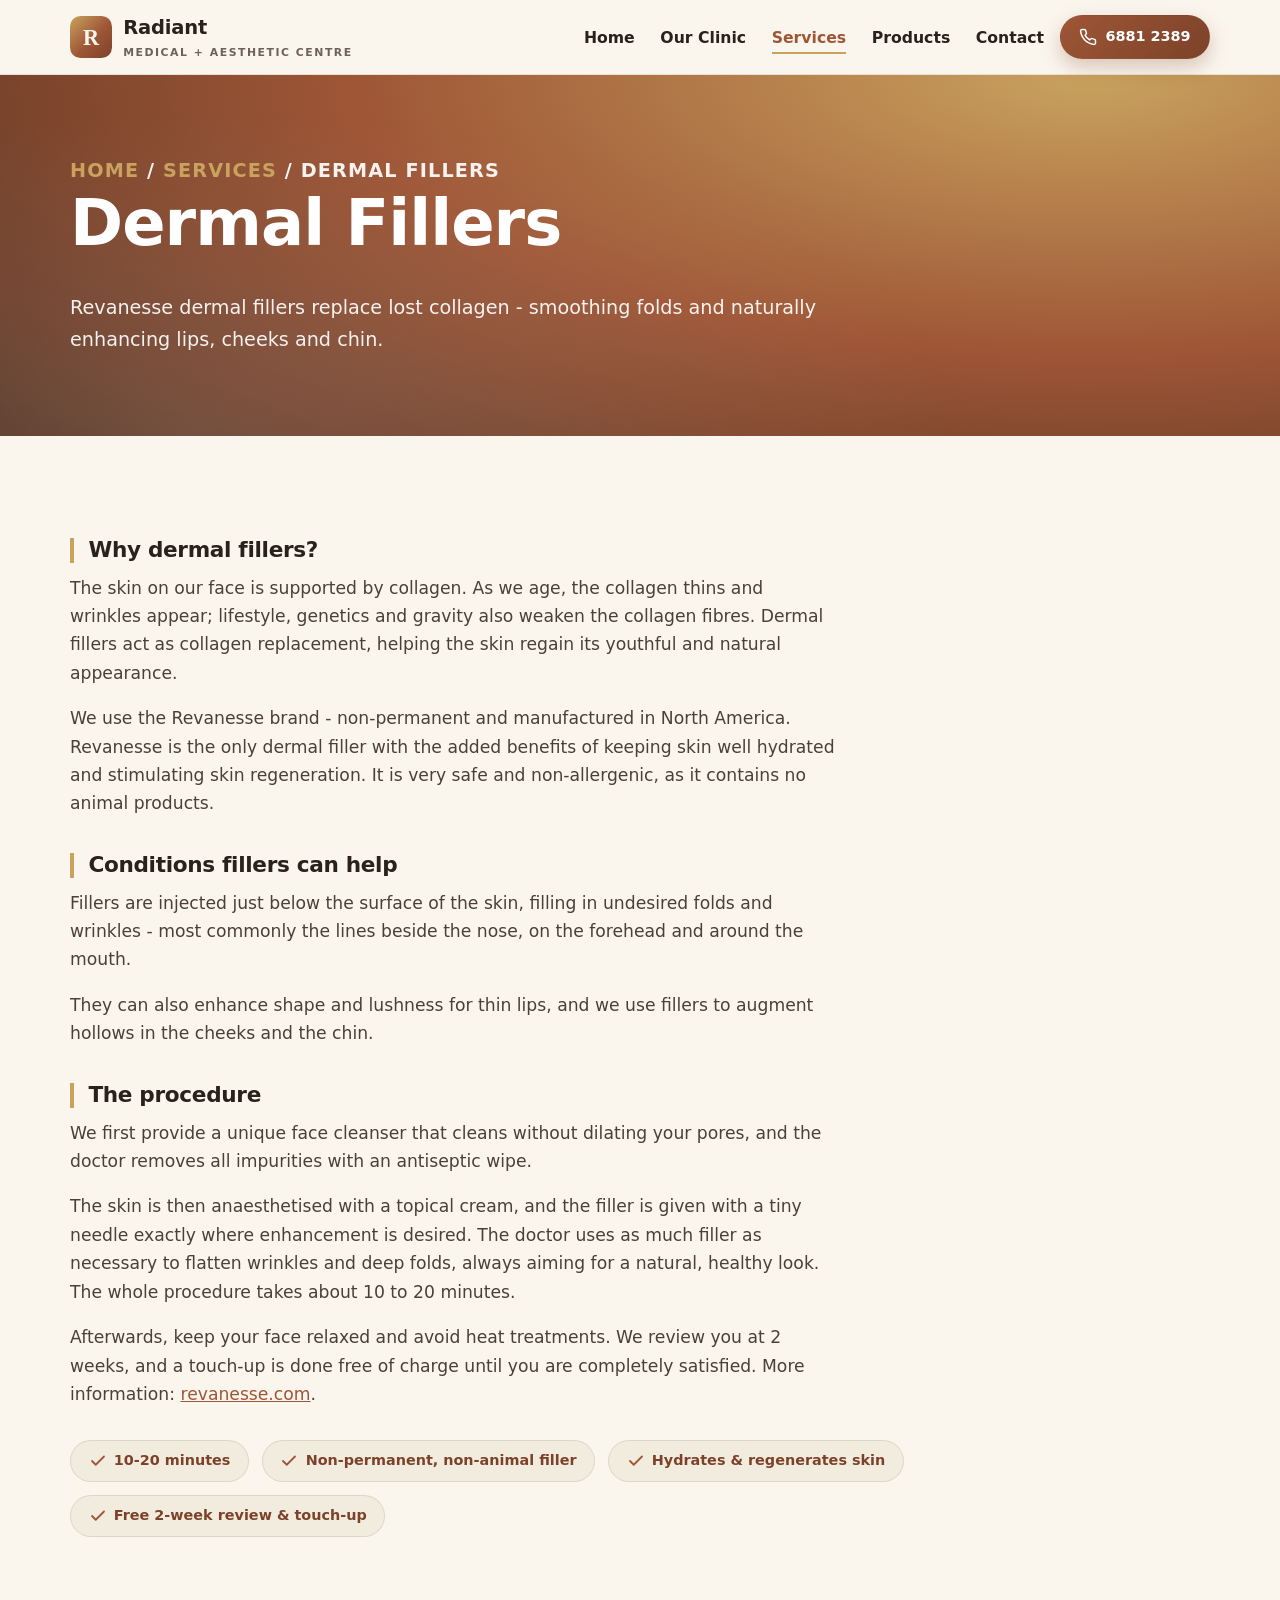
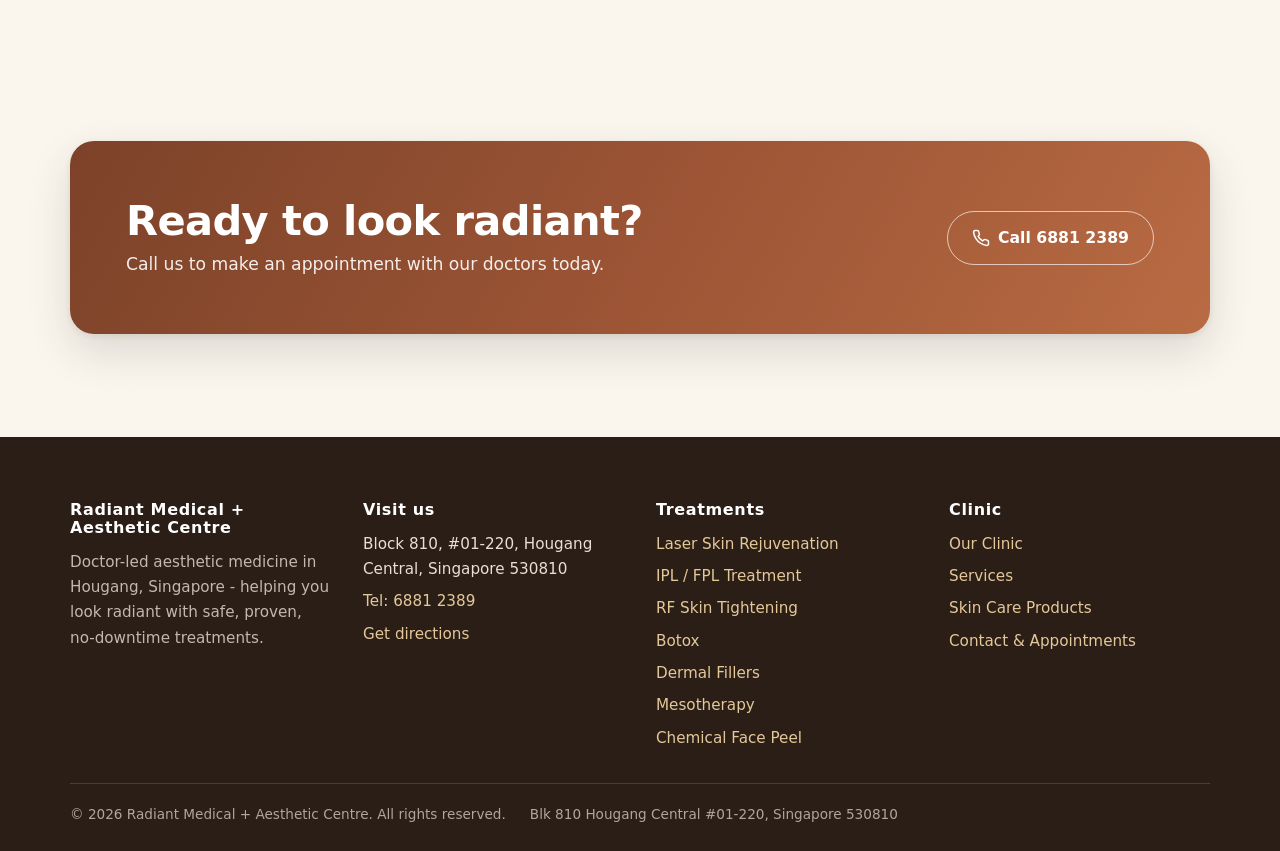
<file: fillers.html>
<!DOCTYPE html>
<html lang="en-SG">
<head>
<meta charset="utf-8">
<meta name="viewport" content="width=device-width, initial-scale=1">
<title>Dermal Fillers | Radiant Medical + Aesthetic Centre</title>
<meta name="description" content="Revanesse dermal fillers for lines, lips, cheeks and chin at Radiant Medical + Aesthetic Centre, Hougang Singapore. Call 6881 2389.">
<meta property="og:title" content="Dermal Fillers | Radiant Medical + Aesthetic Centre">
<meta property="og:description" content="Revanesse dermal fillers for lines, lips, cheeks and chin at Radiant Medical + Aesthetic Centre, Hougang Singapore. Call 6881 2389.">
<meta property="og:type" content="website">
<link rel="icon" href="favicon.svg" type="image/svg+xml">
<link rel="stylesheet" href="assets/css/style.css">
</head>
<body>
<header class="site-header">
  <div class="container">
    <a class="brand" href="index.html" aria-label="Radiant Medical + Aesthetic Centre - home">
      <svg width="42" height="42" viewBox="0 0 64 64" aria-hidden="true"><defs><linearGradient id="lg" x1="0" y1="0" x2="1" y2="1"><stop offset="0" stop-color="#C9A25E"/><stop offset=".55" stop-color="#9E5636"/><stop offset="1" stop-color="#7C4229"/></linearGradient></defs><rect width="64" height="64" rx="16" fill="url(#lg)"/><text x="32" y="44" font-family="Georgia, serif" font-size="34" font-weight="bold" fill="#FAF6EE" text-anchor="middle">R</text></svg>
      <span><span class="brand-name">Radiant</span>
      <span class="brand-sub">Medical + Aesthetic Centre</span></span>
    </a>
    <button class="nav-toggle" aria-expanded="false" aria-label="Toggle navigation" aria-controls="mainnav">
      <span></span><span></span><span></span>
    </button>
    <nav class="main-nav" id="mainnav" aria-label="Main navigation">
      <ul>
        <li><a href="index.html">Home</a></li>
        <li><a href="clinic.html">Our Clinic</a></li>
        <li><a href="services.html" aria-current="page">Services</a></li>
        <li><a href="products.html">Products</a></li>
        <li><a href="contact.html">Contact</a></li>
      </ul>
    </nav>
    <a class="btn btn--primary btn--sm header-cta" href="tel:+6568812389"><svg width="18" height="18" viewBox="0 0 24 24" fill="none" stroke="currentColor" stroke-width="2" stroke-linecap="round" stroke-linejoin="round" aria-hidden="true"><path d="M22 16.92v3a2 2 0 0 1-2.18 2 19.79 19.79 0 0 1-8.63-3.07 19.5 19.5 0 0 1-6-6 19.79 19.79 0 0 1-3.07-8.67A2 2 0 0 1 4.11 2h3a2 2 0 0 1 2 1.72c.12.9.34 1.78.66 2.62a2 2 0 0 1-.45 2.11L8.09 9.91a16 16 0 0 0 6 6l1.46-1.23a2 2 0 0 1 2.11-.45c.84.32 1.72.54 2.62.66A2 2 0 0 1 22 16.92z"/></svg><span class="header-cta-num"> 6881 2389</span></a>
  </div>
</header>
<main>

<section class="page-hero">
  <div class="container">
    <p class="breadcrumb"><a href="index.html">Home</a> / <a href="services.html">Services</a> / Dermal Fillers</p>
    <h1>Dermal Fillers</h1>
    <p>Revanesse dermal fillers replace lost collagen - smoothing folds and naturally enhancing lips, cheeks and chin.</p>
  </div>
</section>
<section class="section">
  <div class="container">
    <div class="prose reveal">
      <h3>Why dermal fillers?</h3>
      <p>The skin on our face is supported by collagen. As we age, the collagen thins and wrinkles appear; lifestyle, genetics and gravity also weaken the collagen fibres. Dermal fillers act as collagen replacement, helping the skin regain its youthful and natural appearance.</p><p>We use the Revanesse brand - non-permanent and manufactured in North America. Revanesse is the only dermal filler with the added benefits of keeping skin well hydrated and stimulating skin regeneration. It is very safe and non-allergenic, as it contains no animal products.</p>
      <h3>Conditions fillers can help</h3>
      <p>Fillers are injected just below the surface of the skin, filling in undesired folds and wrinkles - most commonly the lines beside the nose, on the forehead and around the mouth.</p><p>They can also enhance shape and lushness for thin lips, and we use fillers to augment hollows in the cheeks and the chin.</p>
      <h3>The procedure</h3>
      <p>We first provide a unique face cleanser that cleans without dilating your pores, and the doctor removes all impurities with an antiseptic wipe.</p><p>The skin is then anaesthetised with a topical cream, and the filler is given with a tiny needle exactly where enhancement is desired. The doctor uses as much filler as necessary to flatten wrinkles and deep folds, always aiming for a natural, healthy look. The whole procedure takes about 10 to 20 minutes.</p><p>Afterwards, keep your face relaxed and avoid heat treatments. We review you at 2 weeks, and a touch-up is done free of charge until you are completely satisfied. More information: <a href="https://www.revanesse.com" target="_blank" rel="noopener">revanesse.com</a>.</p>
    </div>
    <ul class="facts reveal" data-delay="1">
      <li><svg width="18" height="18" viewBox="0 0 24 24" fill="none" stroke="currentColor" stroke-width="2.4" stroke-linecap="round" stroke-linejoin="round" aria-hidden="true"><polyline points="20 6 9 17 4 12"/></svg> 10-20 minutes</li>
      <li><svg width="18" height="18" viewBox="0 0 24 24" fill="none" stroke="currentColor" stroke-width="2.4" stroke-linecap="round" stroke-linejoin="round" aria-hidden="true"><polyline points="20 6 9 17 4 12"/></svg> Non-permanent, non-animal filler</li>
      <li><svg width="18" height="18" viewBox="0 0 24 24" fill="none" stroke="currentColor" stroke-width="2.4" stroke-linecap="round" stroke-linejoin="round" aria-hidden="true"><polyline points="20 6 9 17 4 12"/></svg> Hydrates &amp; regenerates skin</li>
      <li><svg width="18" height="18" viewBox="0 0 24 24" fill="none" stroke="currentColor" stroke-width="2.4" stroke-linecap="round" stroke-linejoin="round" aria-hidden="true"><polyline points="20 6 9 17 4 12"/></svg> Free 2-week review &amp; touch-up</li>
    </ul>
  </div>
</section>
<section class="section">
  <div class="container">
    <div class="cta-band reveal">
      <div>
        <h2>Ready to look radiant?</h2>
        <p>Call us to make an appointment with our doctors today.</p>
      </div>
      <a class="btn btn--ghost" href="tel:+6568812389"><svg width="18" height="18" viewBox="0 0 24 24" fill="none" stroke="currentColor" stroke-width="2" stroke-linecap="round" stroke-linejoin="round" aria-hidden="true"><path d="M22 16.92v3a2 2 0 0 1-2.18 2 19.79 19.79 0 0 1-8.63-3.07 19.5 19.5 0 0 1-6-6 19.79 19.79 0 0 1-3.07-8.67A2 2 0 0 1 4.11 2h3a2 2 0 0 1 2 1.72c.12.9.34 1.78.66 2.62a2 2 0 0 1-.45 2.11L8.09 9.91a16 16 0 0 0 6 6l1.46-1.23a2 2 0 0 1 2.11-.45c.84.32 1.72.54 2.62.66A2 2 0 0 1 22 16.92z"/></svg> Call 6881 2389</a>
    </div>
  </div>
</section>

</main>
<footer class="site-footer">
  <div class="container">
    <div class="footer-grid">
      <div>
        <h3>Radiant Medical + Aesthetic Centre</h3>
        <p style="font-size:.95rem;color:rgba(233,223,210,.8)">Doctor-led aesthetic medicine in Hougang, Singapore - helping you look radiant with safe, proven, no-downtime treatments.</p>
      </div>
      <div>
        <h3>Visit us</h3>
        <ul>
          <li>Block 810, #01-220, Hougang Central, Singapore 530810</li>
          <li><a href="tel:+6568812389">Tel: 6881 2389</a></li>
          <li><a href="https://www.google.com/maps/search/?api=1&query=Radiant+Medical+%26+Aesthetic+Centre+Hougang+Singapore" target="_blank" rel="noopener">Get directions</a></li>
        </ul>
      </div>
      <div>
        <h3>Treatments</h3>
        <ul>
          <li><a href="laser.html">Laser Skin Rejuvenation</a></li>
          <li><a href="ipl.html">IPL / FPL Treatment</a></li>
          <li><a href="tighten.html">RF Skin Tightening</a></li>
          <li><a href="botox.html">Botox</a></li>
          <li><a href="fillers.html">Dermal Fillers</a></li>
          <li><a href="meso.html">Mesotherapy</a></li>
          <li><a href="chempeel.html">Chemical Face Peel</a></li>
        </ul>
      </div>
      <div>
        <h3>Clinic</h3>
        <ul>
          <li><a href="clinic.html">Our Clinic</a></li>
          <li><a href="services.html">Services</a></li>
          <li><a href="products.html">Skin Care Products</a></li>
          <li><a href="contact.html">Contact &amp; Appointments</a></li>
        </ul>
      </div>
    </div>
    <div class="footer-bottom">
      <span>&copy; <span data-year>2026</span> Radiant Medical + Aesthetic Centre. All rights reserved.</span>
      <span>Blk 810 Hougang Central #01-220, Singapore 530810</span>
    </div>
  </div>
</footer>
<script src="assets/js/main.js" defer></script>
</body>
</html>
</file>
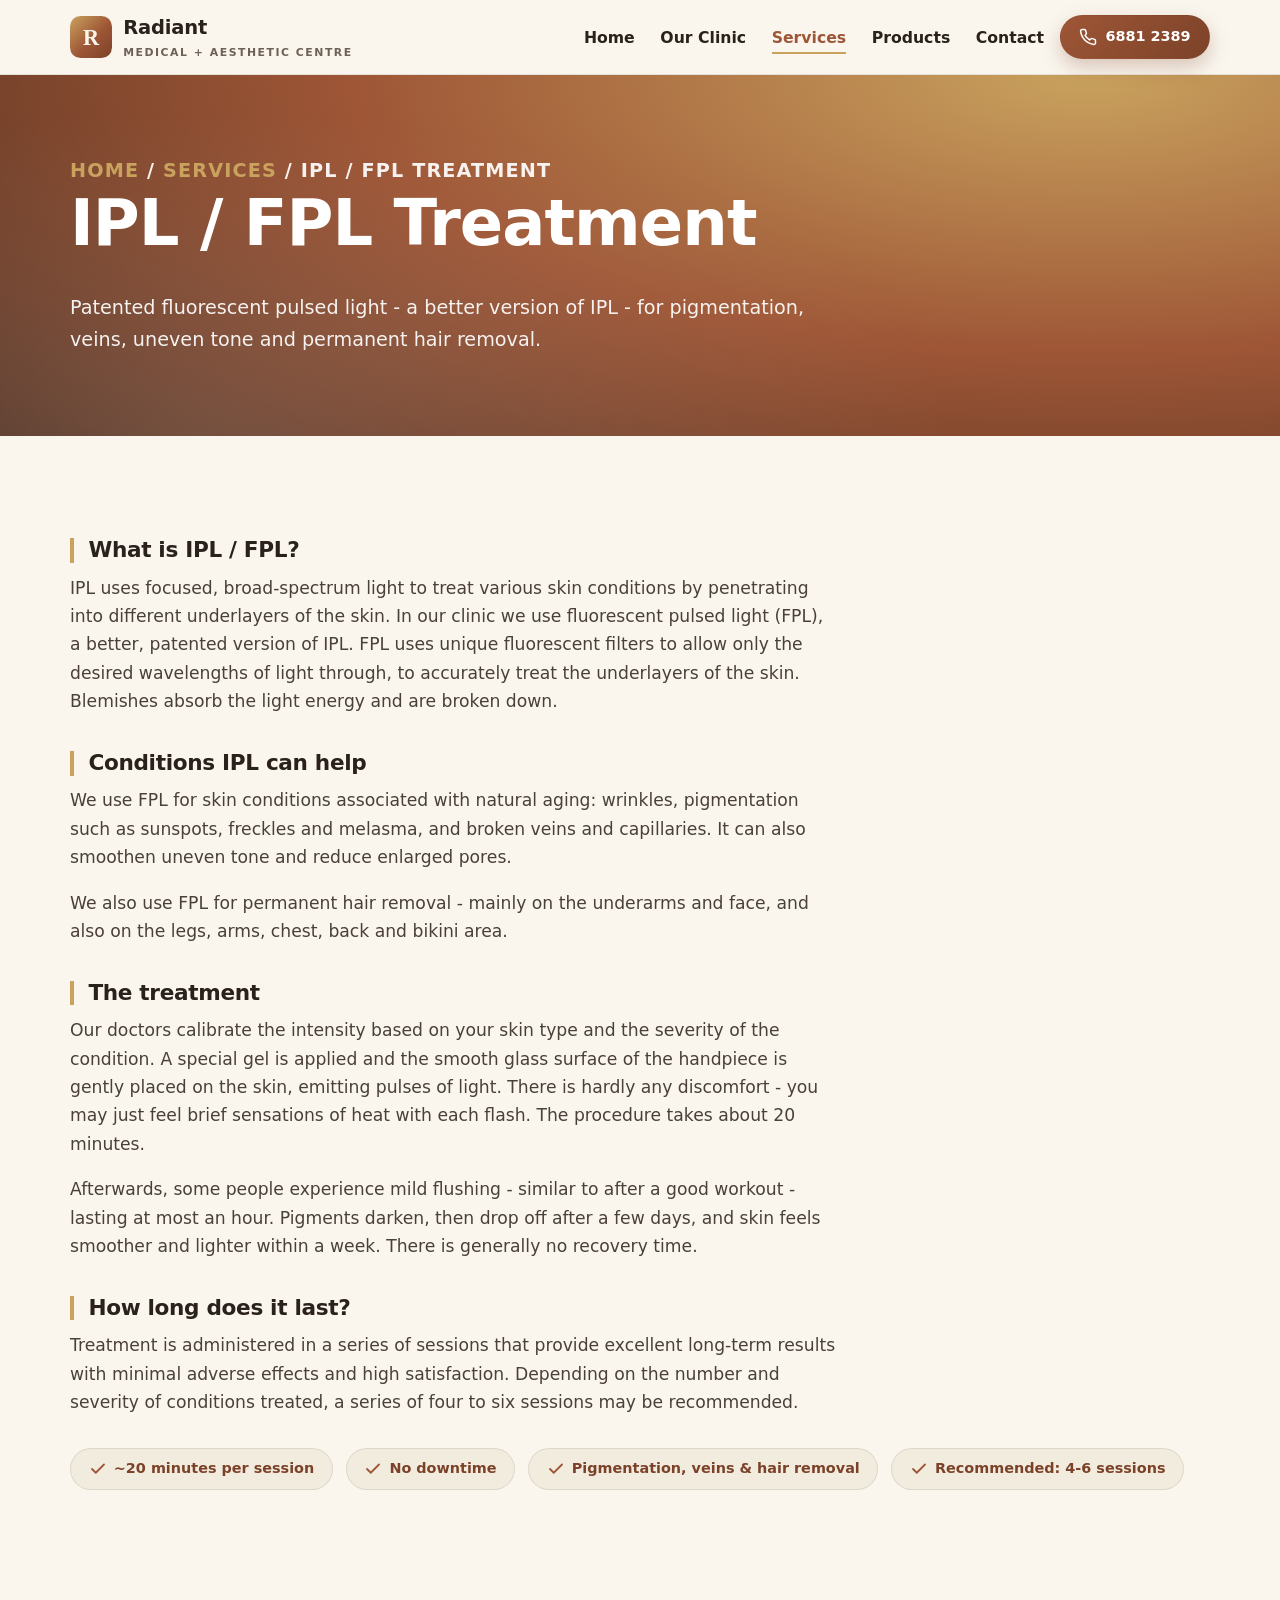
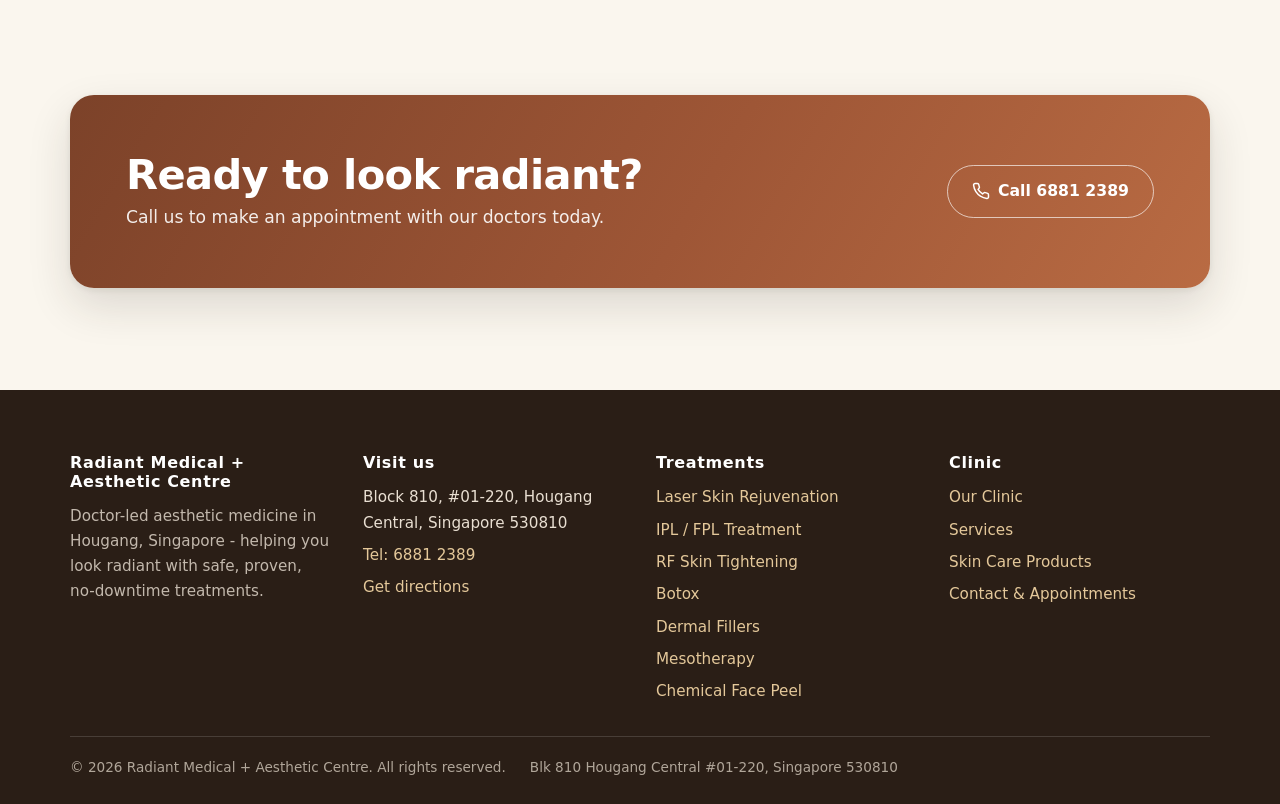
<file: ipl.html>
<!DOCTYPE html>
<html lang="en-SG">
<head>
<meta charset="utf-8">
<meta name="viewport" content="width=device-width, initial-scale=1">
<title>IPL / FPL Treatment | Radiant Medical + Aesthetic Centre</title>
<meta name="description" content="IPL/FPL photorejuvenation and permanent hair removal at Radiant Medical + Aesthetic Centre, Hougang Singapore. Patented fluorescent pulsed light. Call 6881 2389.">
<meta property="og:title" content="IPL / FPL Treatment | Radiant Medical + Aesthetic Centre">
<meta property="og:description" content="IPL/FPL photorejuvenation and permanent hair removal at Radiant Medical + Aesthetic Centre, Hougang Singapore. Patented fluorescent pulsed light. Call 6881 2389.">
<meta property="og:type" content="website">
<link rel="icon" href="favicon.svg" type="image/svg+xml">
<link rel="stylesheet" href="assets/css/style.css">
</head>
<body>
<header class="site-header">
  <div class="container">
    <a class="brand" href="index.html" aria-label="Radiant Medical + Aesthetic Centre - home">
      <svg width="42" height="42" viewBox="0 0 64 64" aria-hidden="true"><defs><linearGradient id="lg" x1="0" y1="0" x2="1" y2="1"><stop offset="0" stop-color="#C9A25E"/><stop offset=".55" stop-color="#9E5636"/><stop offset="1" stop-color="#7C4229"/></linearGradient></defs><rect width="64" height="64" rx="16" fill="url(#lg)"/><text x="32" y="44" font-family="Georgia, serif" font-size="34" font-weight="bold" fill="#FAF6EE" text-anchor="middle">R</text></svg>
      <span><span class="brand-name">Radiant</span>
      <span class="brand-sub">Medical + Aesthetic Centre</span></span>
    </a>
    <button class="nav-toggle" aria-expanded="false" aria-label="Toggle navigation" aria-controls="mainnav">
      <span></span><span></span><span></span>
    </button>
    <nav class="main-nav" id="mainnav" aria-label="Main navigation">
      <ul>
        <li><a href="index.html">Home</a></li>
        <li><a href="clinic.html">Our Clinic</a></li>
        <li><a href="services.html" aria-current="page">Services</a></li>
        <li><a href="products.html">Products</a></li>
        <li><a href="contact.html">Contact</a></li>
      </ul>
    </nav>
    <a class="btn btn--primary btn--sm header-cta" href="tel:+6568812389"><svg width="18" height="18" viewBox="0 0 24 24" fill="none" stroke="currentColor" stroke-width="2" stroke-linecap="round" stroke-linejoin="round" aria-hidden="true"><path d="M22 16.92v3a2 2 0 0 1-2.18 2 19.79 19.79 0 0 1-8.63-3.07 19.5 19.5 0 0 1-6-6 19.79 19.79 0 0 1-3.07-8.67A2 2 0 0 1 4.11 2h3a2 2 0 0 1 2 1.72c.12.9.34 1.78.66 2.62a2 2 0 0 1-.45 2.11L8.09 9.91a16 16 0 0 0 6 6l1.46-1.23a2 2 0 0 1 2.11-.45c.84.32 1.72.54 2.62.66A2 2 0 0 1 22 16.92z"/></svg><span class="header-cta-num"> 6881 2389</span></a>
  </div>
</header>
<main>

<section class="page-hero">
  <div class="container">
    <p class="breadcrumb"><a href="index.html">Home</a> / <a href="services.html">Services</a> / IPL / FPL Treatment</p>
    <h1>IPL / FPL Treatment</h1>
    <p>Patented fluorescent pulsed light - a better version of IPL - for pigmentation, veins, uneven tone and permanent hair removal.</p>
  </div>
</section>
<section class="section">
  <div class="container">
    <div class="prose reveal">
      <h3>What is IPL / FPL?</h3>
      <p>IPL uses focused, broad-spectrum light to treat various skin conditions by penetrating into different underlayers of the skin. In our clinic we use fluorescent pulsed light (FPL), a better, patented version of IPL. FPL uses unique fluorescent filters to allow only the desired wavelengths of light through, to accurately treat the underlayers of the skin. Blemishes absorb the light energy and are broken down.</p>
      <h3>Conditions IPL can help</h3>
      <p>We use FPL for skin conditions associated with natural aging: wrinkles, pigmentation such as sunspots, freckles and melasma, and broken veins and capillaries. It can also smoothen uneven tone and reduce enlarged pores.</p><p>We also use FPL for permanent hair removal - mainly on the underarms and face, and also on the legs, arms, chest, back and bikini area.</p>
      <h3>The treatment</h3>
      <p>Our doctors calibrate the intensity based on your skin type and the severity of the condition. A special gel is applied and the smooth glass surface of the handpiece is gently placed on the skin, emitting pulses of light. There is hardly any discomfort - you may just feel brief sensations of heat with each flash. The procedure takes about 20 minutes.</p><p>Afterwards, some people experience mild flushing - similar to after a good workout - lasting at most an hour. Pigments darken, then drop off after a few days, and skin feels smoother and lighter within a week. There is generally no recovery time.</p>
      <h3>How long does it last?</h3>
      <p>Treatment is administered in a series of sessions that provide excellent long-term results with minimal adverse effects and high satisfaction. Depending on the number and severity of conditions treated, a series of four to six sessions may be recommended.</p>
    </div>
    <ul class="facts reveal" data-delay="1">
      <li><svg width="18" height="18" viewBox="0 0 24 24" fill="none" stroke="currentColor" stroke-width="2.4" stroke-linecap="round" stroke-linejoin="round" aria-hidden="true"><polyline points="20 6 9 17 4 12"/></svg> ~20 minutes per session</li>
      <li><svg width="18" height="18" viewBox="0 0 24 24" fill="none" stroke="currentColor" stroke-width="2.4" stroke-linecap="round" stroke-linejoin="round" aria-hidden="true"><polyline points="20 6 9 17 4 12"/></svg> No downtime</li>
      <li><svg width="18" height="18" viewBox="0 0 24 24" fill="none" stroke="currentColor" stroke-width="2.4" stroke-linecap="round" stroke-linejoin="round" aria-hidden="true"><polyline points="20 6 9 17 4 12"/></svg> Pigmentation, veins &amp; hair removal</li>
      <li><svg width="18" height="18" viewBox="0 0 24 24" fill="none" stroke="currentColor" stroke-width="2.4" stroke-linecap="round" stroke-linejoin="round" aria-hidden="true"><polyline points="20 6 9 17 4 12"/></svg> Recommended: 4-6 sessions</li>
    </ul>
  </div>
</section>
<section class="section">
  <div class="container">
    <div class="cta-band reveal">
      <div>
        <h2>Ready to look radiant?</h2>
        <p>Call us to make an appointment with our doctors today.</p>
      </div>
      <a class="btn btn--ghost" href="tel:+6568812389"><svg width="18" height="18" viewBox="0 0 24 24" fill="none" stroke="currentColor" stroke-width="2" stroke-linecap="round" stroke-linejoin="round" aria-hidden="true"><path d="M22 16.92v3a2 2 0 0 1-2.18 2 19.79 19.79 0 0 1-8.63-3.07 19.5 19.5 0 0 1-6-6 19.79 19.79 0 0 1-3.07-8.67A2 2 0 0 1 4.11 2h3a2 2 0 0 1 2 1.72c.12.9.34 1.78.66 2.62a2 2 0 0 1-.45 2.11L8.09 9.91a16 16 0 0 0 6 6l1.46-1.23a2 2 0 0 1 2.11-.45c.84.32 1.72.54 2.62.66A2 2 0 0 1 22 16.92z"/></svg> Call 6881 2389</a>
    </div>
  </div>
</section>

</main>
<footer class="site-footer">
  <div class="container">
    <div class="footer-grid">
      <div>
        <h3>Radiant Medical + Aesthetic Centre</h3>
        <p style="font-size:.95rem;color:rgba(233,223,210,.8)">Doctor-led aesthetic medicine in Hougang, Singapore - helping you look radiant with safe, proven, no-downtime treatments.</p>
      </div>
      <div>
        <h3>Visit us</h3>
        <ul>
          <li>Block 810, #01-220, Hougang Central, Singapore 530810</li>
          <li><a href="tel:+6568812389">Tel: 6881 2389</a></li>
          <li><a href="https://www.google.com/maps/search/?api=1&query=Radiant+Medical+%26+Aesthetic+Centre+Hougang+Singapore" target="_blank" rel="noopener">Get directions</a></li>
        </ul>
      </div>
      <div>
        <h3>Treatments</h3>
        <ul>
          <li><a href="laser.html">Laser Skin Rejuvenation</a></li>
          <li><a href="ipl.html">IPL / FPL Treatment</a></li>
          <li><a href="tighten.html">RF Skin Tightening</a></li>
          <li><a href="botox.html">Botox</a></li>
          <li><a href="fillers.html">Dermal Fillers</a></li>
          <li><a href="meso.html">Mesotherapy</a></li>
          <li><a href="chempeel.html">Chemical Face Peel</a></li>
        </ul>
      </div>
      <div>
        <h3>Clinic</h3>
        <ul>
          <li><a href="clinic.html">Our Clinic</a></li>
          <li><a href="services.html">Services</a></li>
          <li><a href="products.html">Skin Care Products</a></li>
          <li><a href="contact.html">Contact &amp; Appointments</a></li>
        </ul>
      </div>
    </div>
    <div class="footer-bottom">
      <span>&copy; <span data-year>2026</span> Radiant Medical + Aesthetic Centre. All rights reserved.</span>
      <span>Blk 810 Hougang Central #01-220, Singapore 530810</span>
    </div>
  </div>
</footer>
<script src="assets/js/main.js" defer></script>
</body>
</html>
</file>
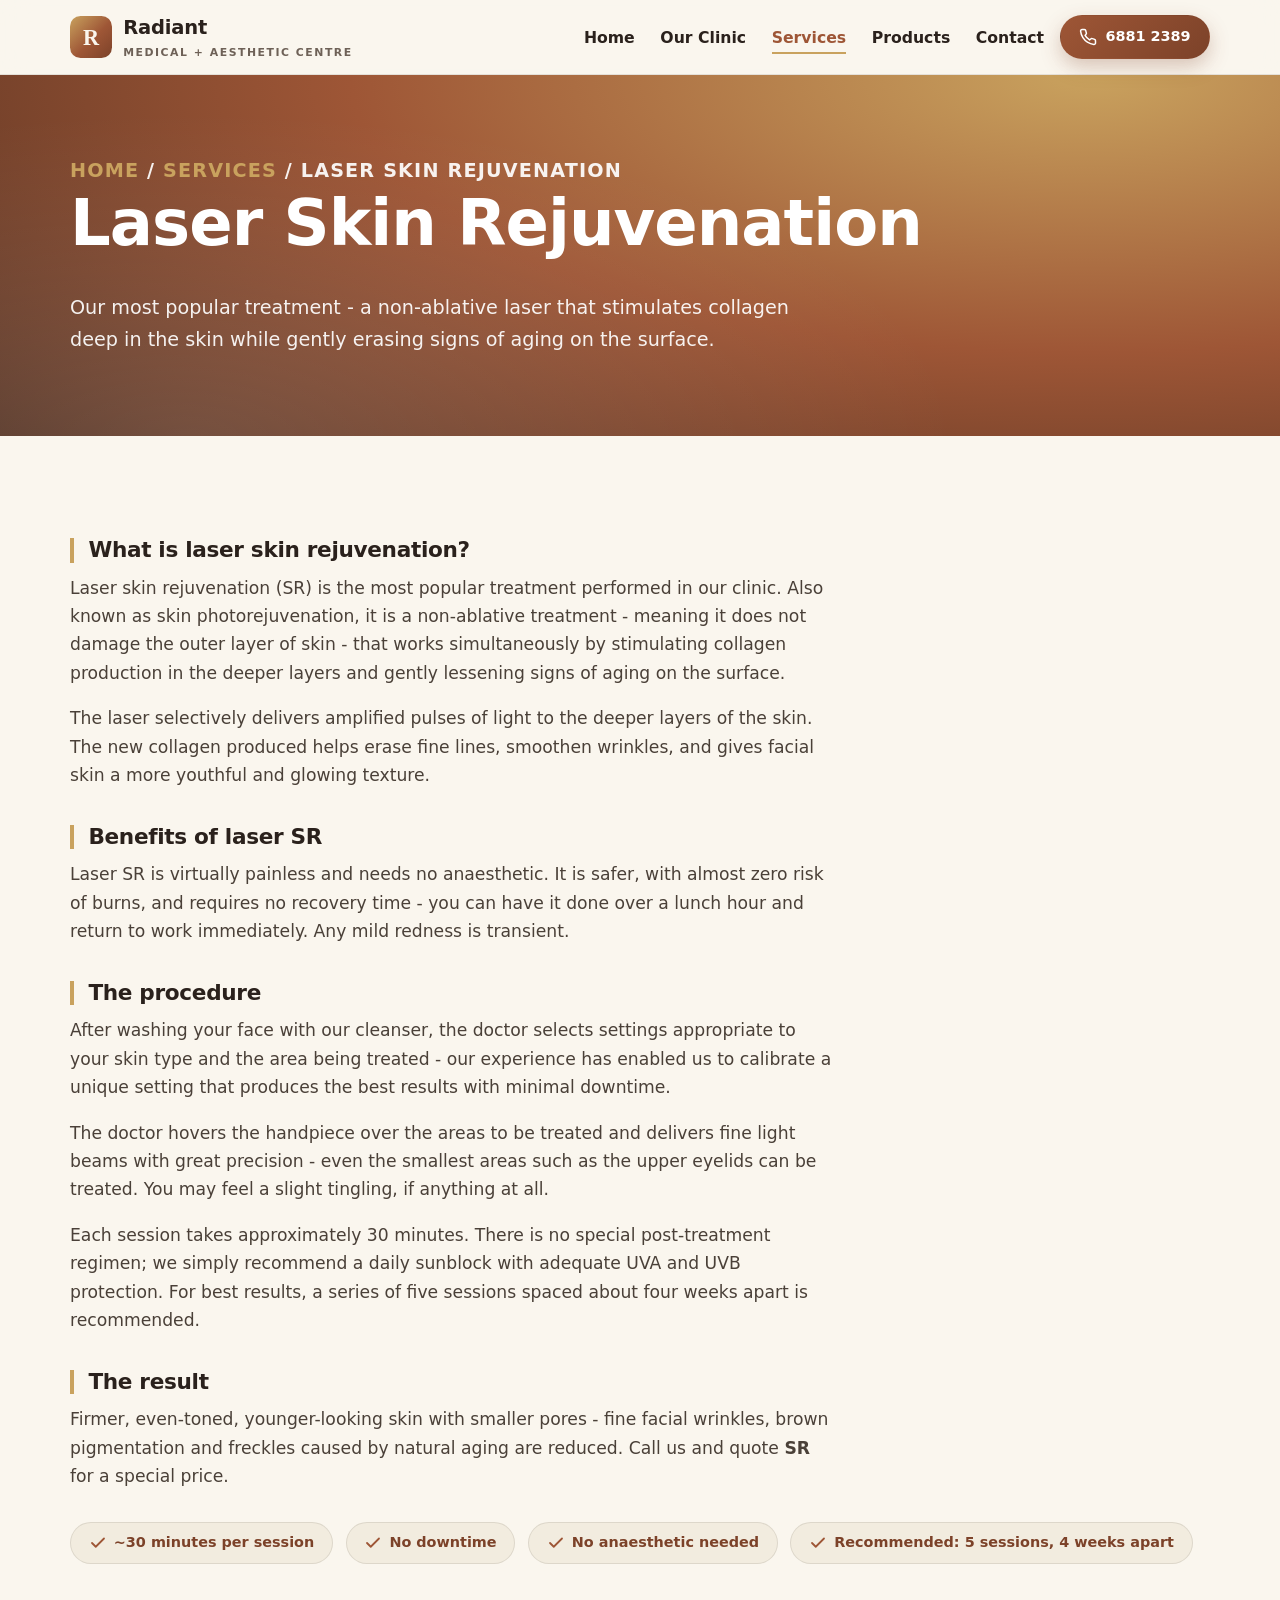
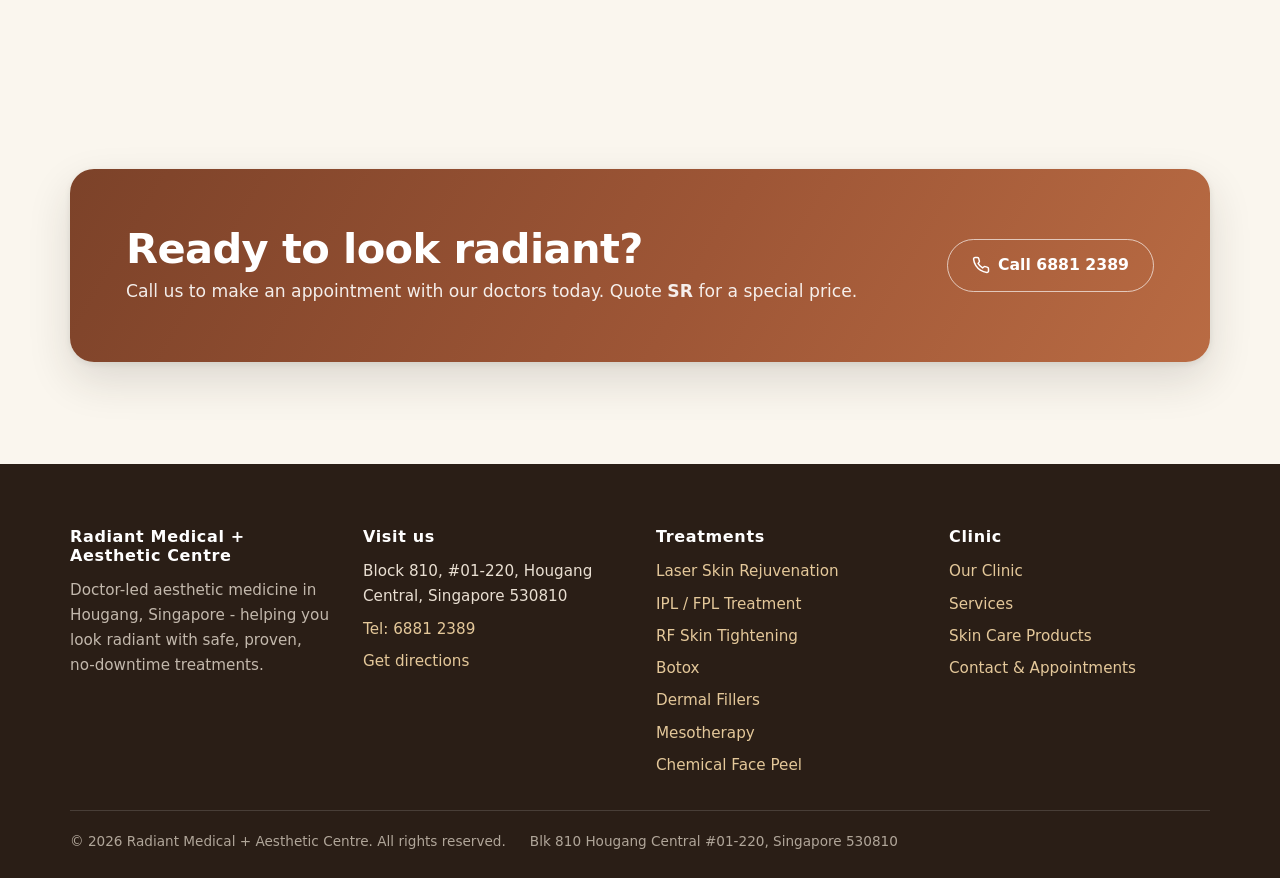
<file: laser.html>
<!DOCTYPE html>
<html lang="en-SG">
<head>
<meta charset="utf-8">
<meta name="viewport" content="width=device-width, initial-scale=1">
<title>Laser Skin Rejuvenation | Radiant Medical + Aesthetic Centre</title>
<meta name="description" content="Laser skin rejuvenation (photorejuvenation) at Radiant Medical + Aesthetic Centre, Hougang Singapore. Non-ablative, no downtime, 30-minute sessions. Call 6881 2389.">
<meta property="og:title" content="Laser Skin Rejuvenation | Radiant Medical + Aesthetic Centre">
<meta property="og:description" content="Laser skin rejuvenation (photorejuvenation) at Radiant Medical + Aesthetic Centre, Hougang Singapore. Non-ablative, no downtime, 30-minute sessions. Call 6881 2389.">
<meta property="og:type" content="website">
<link rel="icon" href="favicon.svg" type="image/svg+xml">
<link rel="stylesheet" href="assets/css/style.css">
</head>
<body>
<header class="site-header">
  <div class="container">
    <a class="brand" href="index.html" aria-label="Radiant Medical + Aesthetic Centre - home">
      <svg width="42" height="42" viewBox="0 0 64 64" aria-hidden="true"><defs><linearGradient id="lg" x1="0" y1="0" x2="1" y2="1"><stop offset="0" stop-color="#C9A25E"/><stop offset=".55" stop-color="#9E5636"/><stop offset="1" stop-color="#7C4229"/></linearGradient></defs><rect width="64" height="64" rx="16" fill="url(#lg)"/><text x="32" y="44" font-family="Georgia, serif" font-size="34" font-weight="bold" fill="#FAF6EE" text-anchor="middle">R</text></svg>
      <span><span class="brand-name">Radiant</span>
      <span class="brand-sub">Medical + Aesthetic Centre</span></span>
    </a>
    <button class="nav-toggle" aria-expanded="false" aria-label="Toggle navigation" aria-controls="mainnav">
      <span></span><span></span><span></span>
    </button>
    <nav class="main-nav" id="mainnav" aria-label="Main navigation">
      <ul>
        <li><a href="index.html">Home</a></li>
        <li><a href="clinic.html">Our Clinic</a></li>
        <li><a href="services.html" aria-current="page">Services</a></li>
        <li><a href="products.html">Products</a></li>
        <li><a href="contact.html">Contact</a></li>
      </ul>
    </nav>
    <a class="btn btn--primary btn--sm header-cta" href="tel:+6568812389"><svg width="18" height="18" viewBox="0 0 24 24" fill="none" stroke="currentColor" stroke-width="2" stroke-linecap="round" stroke-linejoin="round" aria-hidden="true"><path d="M22 16.92v3a2 2 0 0 1-2.18 2 19.79 19.79 0 0 1-8.63-3.07 19.5 19.5 0 0 1-6-6 19.79 19.79 0 0 1-3.07-8.67A2 2 0 0 1 4.11 2h3a2 2 0 0 1 2 1.72c.12.9.34 1.78.66 2.62a2 2 0 0 1-.45 2.11L8.09 9.91a16 16 0 0 0 6 6l1.46-1.23a2 2 0 0 1 2.11-.45c.84.32 1.72.54 2.62.66A2 2 0 0 1 22 16.92z"/></svg><span class="header-cta-num"> 6881 2389</span></a>
  </div>
</header>
<main>

<section class="page-hero">
  <div class="container">
    <p class="breadcrumb"><a href="index.html">Home</a> / <a href="services.html">Services</a> / Laser Skin Rejuvenation</p>
    <h1>Laser Skin Rejuvenation</h1>
    <p>Our most popular treatment - a non-ablative laser that stimulates collagen deep in the skin while gently erasing signs of aging on the surface.</p>
  </div>
</section>
<section class="section">
  <div class="container">
    <div class="prose reveal">
      <h3>What is laser skin rejuvenation?</h3>
      <p>Laser skin rejuvenation (SR) is the most popular treatment performed in our clinic. Also known as skin photorejuvenation, it is a non-ablative treatment - meaning it does not damage the outer layer of skin - that works simultaneously by stimulating collagen production in the deeper layers and gently lessening signs of aging on the surface.</p><p>The laser selectively delivers amplified pulses of light to the deeper layers of the skin. The new collagen produced helps erase fine lines, smoothen wrinkles, and gives facial skin a more youthful and glowing texture.</p>
      <h3>Benefits of laser SR</h3>
      <p>Laser SR is virtually painless and needs no anaesthetic. It is safer, with almost zero risk of burns, and requires no recovery time - you can have it done over a lunch hour and return to work immediately. Any mild redness is transient.</p>
      <h3>The procedure</h3>
      <p>After washing your face with our cleanser, the doctor selects settings appropriate to your skin type and the area being treated - our experience has enabled us to calibrate a unique setting that produces the best results with minimal downtime.</p><p>The doctor hovers the handpiece over the areas to be treated and delivers fine light beams with great precision - even the smallest areas such as the upper eyelids can be treated. You may feel a slight tingling, if anything at all.</p><p>Each session takes approximately 30 minutes. There is no special post-treatment regimen; we simply recommend a daily sunblock with adequate UVA and UVB protection. For best results, a series of five sessions spaced about four weeks apart is recommended.</p>
      <h3>The result</h3>
      <p>Firmer, even-toned, younger-looking skin with smaller pores - fine facial wrinkles, brown pigmentation and freckles caused by natural aging are reduced. Call us and quote <strong>SR</strong> for a special price.</p>
    </div>
    <ul class="facts reveal" data-delay="1">
      <li><svg width="18" height="18" viewBox="0 0 24 24" fill="none" stroke="currentColor" stroke-width="2.4" stroke-linecap="round" stroke-linejoin="round" aria-hidden="true"><polyline points="20 6 9 17 4 12"/></svg> ~30 minutes per session</li>
      <li><svg width="18" height="18" viewBox="0 0 24 24" fill="none" stroke="currentColor" stroke-width="2.4" stroke-linecap="round" stroke-linejoin="round" aria-hidden="true"><polyline points="20 6 9 17 4 12"/></svg> No downtime</li>
      <li><svg width="18" height="18" viewBox="0 0 24 24" fill="none" stroke="currentColor" stroke-width="2.4" stroke-linecap="round" stroke-linejoin="round" aria-hidden="true"><polyline points="20 6 9 17 4 12"/></svg> No anaesthetic needed</li>
      <li><svg width="18" height="18" viewBox="0 0 24 24" fill="none" stroke="currentColor" stroke-width="2.4" stroke-linecap="round" stroke-linejoin="round" aria-hidden="true"><polyline points="20 6 9 17 4 12"/></svg> Recommended: 5 sessions, 4 weeks apart</li>
    </ul>
  </div>
</section>
<section class="section">
  <div class="container">
    <div class="cta-band reveal">
      <div>
        <h2>Ready to look radiant?</h2>
        <p>Call us to make an appointment with our doctors today. Quote <strong>SR</strong> for a special price.</p>
      </div>
      <a class="btn btn--ghost" href="tel:+6568812389"><svg width="18" height="18" viewBox="0 0 24 24" fill="none" stroke="currentColor" stroke-width="2" stroke-linecap="round" stroke-linejoin="round" aria-hidden="true"><path d="M22 16.92v3a2 2 0 0 1-2.18 2 19.79 19.79 0 0 1-8.63-3.07 19.5 19.5 0 0 1-6-6 19.79 19.79 0 0 1-3.07-8.67A2 2 0 0 1 4.11 2h3a2 2 0 0 1 2 1.72c.12.9.34 1.78.66 2.62a2 2 0 0 1-.45 2.11L8.09 9.91a16 16 0 0 0 6 6l1.46-1.23a2 2 0 0 1 2.11-.45c.84.32 1.72.54 2.62.66A2 2 0 0 1 22 16.92z"/></svg> Call 6881 2389</a>
    </div>
  </div>
</section>

</main>
<footer class="site-footer">
  <div class="container">
    <div class="footer-grid">
      <div>
        <h3>Radiant Medical + Aesthetic Centre</h3>
        <p style="font-size:.95rem;color:rgba(233,223,210,.8)">Doctor-led aesthetic medicine in Hougang, Singapore - helping you look radiant with safe, proven, no-downtime treatments.</p>
      </div>
      <div>
        <h3>Visit us</h3>
        <ul>
          <li>Block 810, #01-220, Hougang Central, Singapore 530810</li>
          <li><a href="tel:+6568812389">Tel: 6881 2389</a></li>
          <li><a href="https://www.google.com/maps/search/?api=1&query=Radiant+Medical+%26+Aesthetic+Centre+Hougang+Singapore" target="_blank" rel="noopener">Get directions</a></li>
        </ul>
      </div>
      <div>
        <h3>Treatments</h3>
        <ul>
          <li><a href="laser.html">Laser Skin Rejuvenation</a></li>
          <li><a href="ipl.html">IPL / FPL Treatment</a></li>
          <li><a href="tighten.html">RF Skin Tightening</a></li>
          <li><a href="botox.html">Botox</a></li>
          <li><a href="fillers.html">Dermal Fillers</a></li>
          <li><a href="meso.html">Mesotherapy</a></li>
          <li><a href="chempeel.html">Chemical Face Peel</a></li>
        </ul>
      </div>
      <div>
        <h3>Clinic</h3>
        <ul>
          <li><a href="clinic.html">Our Clinic</a></li>
          <li><a href="services.html">Services</a></li>
          <li><a href="products.html">Skin Care Products</a></li>
          <li><a href="contact.html">Contact &amp; Appointments</a></li>
        </ul>
      </div>
    </div>
    <div class="footer-bottom">
      <span>&copy; <span data-year>2026</span> Radiant Medical + Aesthetic Centre. All rights reserved.</span>
      <span>Blk 810 Hougang Central #01-220, Singapore 530810</span>
    </div>
  </div>
</footer>
<script src="assets/js/main.js" defer></script>
</body>
</html>
</file>
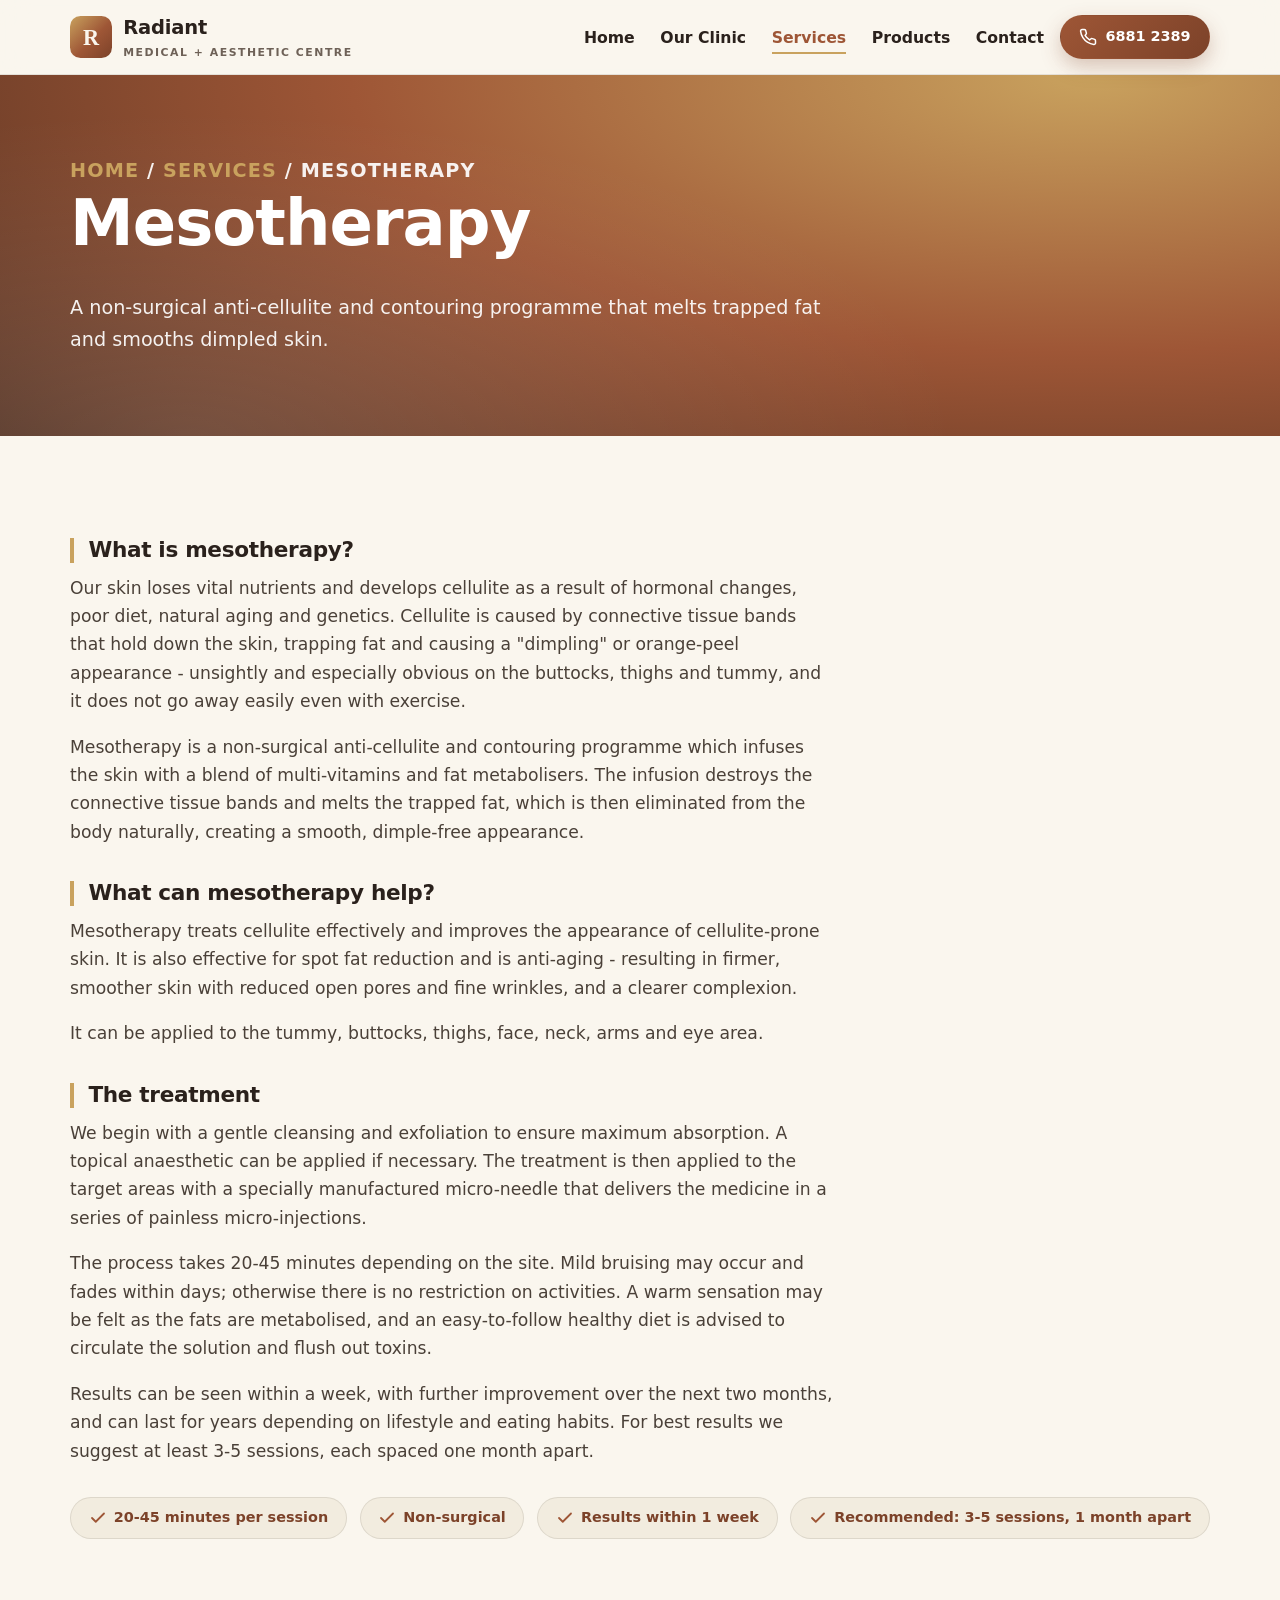
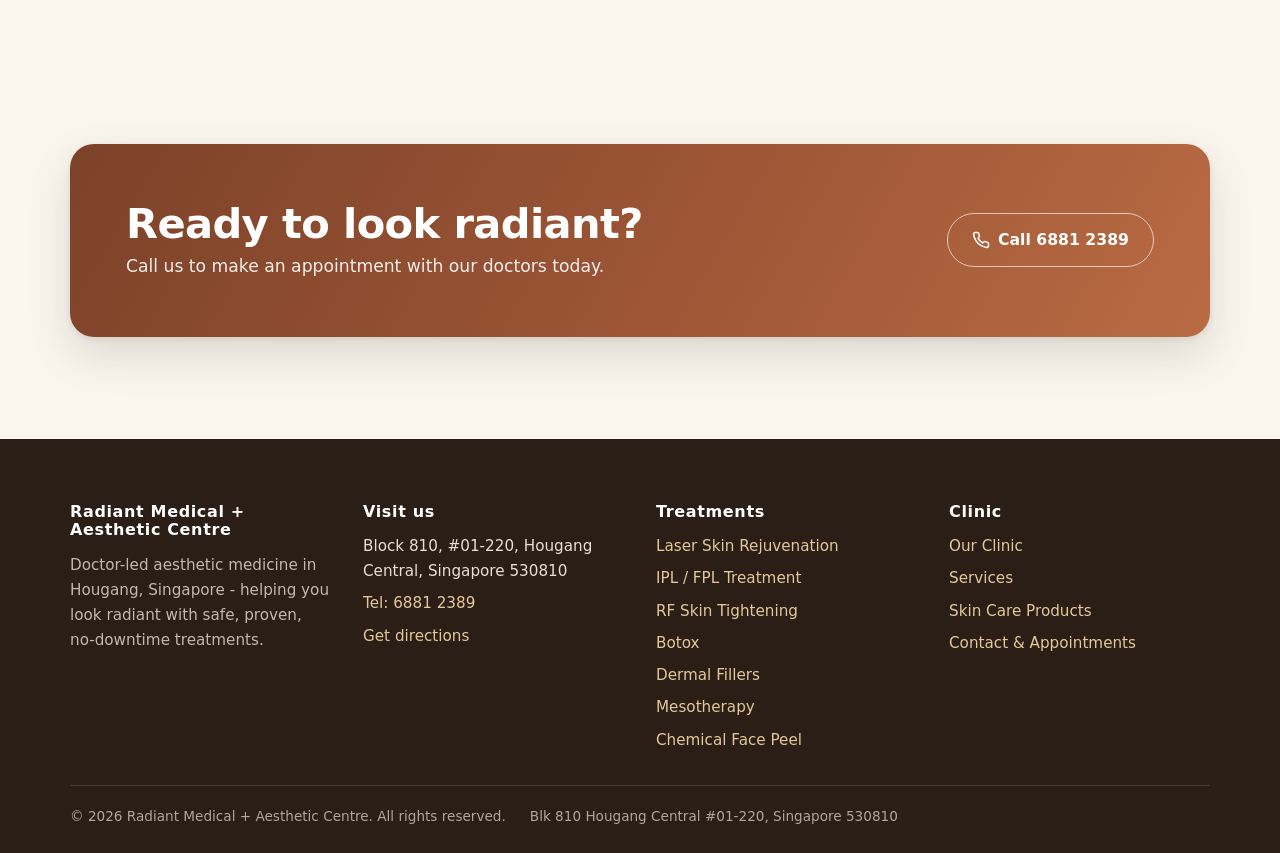
<file: meso.html>
<!DOCTYPE html>
<html lang="en-SG">
<head>
<meta charset="utf-8">
<meta name="viewport" content="width=device-width, initial-scale=1">
<title>Mesotherapy | Radiant Medical + Aesthetic Centre</title>
<meta name="description" content="Mesotherapy for cellulite, spot fat reduction and skin contouring at Radiant Medical + Aesthetic Centre, Hougang Singapore. Call 6881 2389.">
<meta property="og:title" content="Mesotherapy | Radiant Medical + Aesthetic Centre">
<meta property="og:description" content="Mesotherapy for cellulite, spot fat reduction and skin contouring at Radiant Medical + Aesthetic Centre, Hougang Singapore. Call 6881 2389.">
<meta property="og:type" content="website">
<link rel="icon" href="favicon.svg" type="image/svg+xml">
<link rel="stylesheet" href="assets/css/style.css">
</head>
<body>
<header class="site-header">
  <div class="container">
    <a class="brand" href="index.html" aria-label="Radiant Medical + Aesthetic Centre - home">
      <svg width="42" height="42" viewBox="0 0 64 64" aria-hidden="true"><defs><linearGradient id="lg" x1="0" y1="0" x2="1" y2="1"><stop offset="0" stop-color="#C9A25E"/><stop offset=".55" stop-color="#9E5636"/><stop offset="1" stop-color="#7C4229"/></linearGradient></defs><rect width="64" height="64" rx="16" fill="url(#lg)"/><text x="32" y="44" font-family="Georgia, serif" font-size="34" font-weight="bold" fill="#FAF6EE" text-anchor="middle">R</text></svg>
      <span><span class="brand-name">Radiant</span>
      <span class="brand-sub">Medical + Aesthetic Centre</span></span>
    </a>
    <button class="nav-toggle" aria-expanded="false" aria-label="Toggle navigation" aria-controls="mainnav">
      <span></span><span></span><span></span>
    </button>
    <nav class="main-nav" id="mainnav" aria-label="Main navigation">
      <ul>
        <li><a href="index.html">Home</a></li>
        <li><a href="clinic.html">Our Clinic</a></li>
        <li><a href="services.html" aria-current="page">Services</a></li>
        <li><a href="products.html">Products</a></li>
        <li><a href="contact.html">Contact</a></li>
      </ul>
    </nav>
    <a class="btn btn--primary btn--sm header-cta" href="tel:+6568812389"><svg width="18" height="18" viewBox="0 0 24 24" fill="none" stroke="currentColor" stroke-width="2" stroke-linecap="round" stroke-linejoin="round" aria-hidden="true"><path d="M22 16.92v3a2 2 0 0 1-2.18 2 19.79 19.79 0 0 1-8.63-3.07 19.5 19.5 0 0 1-6-6 19.79 19.79 0 0 1-3.07-8.67A2 2 0 0 1 4.11 2h3a2 2 0 0 1 2 1.72c.12.9.34 1.78.66 2.62a2 2 0 0 1-.45 2.11L8.09 9.91a16 16 0 0 0 6 6l1.46-1.23a2 2 0 0 1 2.11-.45c.84.32 1.72.54 2.62.66A2 2 0 0 1 22 16.92z"/></svg><span class="header-cta-num"> 6881 2389</span></a>
  </div>
</header>
<main>

<section class="page-hero">
  <div class="container">
    <p class="breadcrumb"><a href="index.html">Home</a> / <a href="services.html">Services</a> / Mesotherapy</p>
    <h1>Mesotherapy</h1>
    <p>A non-surgical anti-cellulite and contouring programme that melts trapped fat and smooths dimpled skin.</p>
  </div>
</section>
<section class="section">
  <div class="container">
    <div class="prose reveal">
      <h3>What is mesotherapy?</h3>
      <p>Our skin loses vital nutrients and develops cellulite as a result of hormonal changes, poor diet, natural aging and genetics. Cellulite is caused by connective tissue bands that hold down the skin, trapping fat and causing a &quot;dimpling&quot; or orange-peel appearance - unsightly and especially obvious on the buttocks, thighs and tummy, and it does not go away easily even with exercise.</p><p>Mesotherapy is a non-surgical anti-cellulite and contouring programme which infuses the skin with a blend of multi-vitamins and fat metabolisers. The infusion destroys the connective tissue bands and melts the trapped fat, which is then eliminated from the body naturally, creating a smooth, dimple-free appearance.</p>
      <h3>What can mesotherapy help?</h3>
      <p>Mesotherapy treats cellulite effectively and improves the appearance of cellulite-prone skin. It is also effective for spot fat reduction and is anti-aging - resulting in firmer, smoother skin with reduced open pores and fine wrinkles, and a clearer complexion.</p><p>It can be applied to the tummy, buttocks, thighs, face, neck, arms and eye area.</p>
      <h3>The treatment</h3>
      <p>We begin with a gentle cleansing and exfoliation to ensure maximum absorption. A topical anaesthetic can be applied if necessary. The treatment is then applied to the target areas with a specially manufactured micro-needle that delivers the medicine in a series of painless micro-injections.</p><p>The process takes 20-45 minutes depending on the site. Mild bruising may occur and fades within days; otherwise there is no restriction on activities. A warm sensation may be felt as the fats are metabolised, and an easy-to-follow healthy diet is advised to circulate the solution and flush out toxins.</p><p>Results can be seen within a week, with further improvement over the next two months, and can last for years depending on lifestyle and eating habits. For best results we suggest at least 3-5 sessions, each spaced one month apart.</p>
    </div>
    <ul class="facts reveal" data-delay="1">
      <li><svg width="18" height="18" viewBox="0 0 24 24" fill="none" stroke="currentColor" stroke-width="2.4" stroke-linecap="round" stroke-linejoin="round" aria-hidden="true"><polyline points="20 6 9 17 4 12"/></svg> 20-45 minutes per session</li>
      <li><svg width="18" height="18" viewBox="0 0 24 24" fill="none" stroke="currentColor" stroke-width="2.4" stroke-linecap="round" stroke-linejoin="round" aria-hidden="true"><polyline points="20 6 9 17 4 12"/></svg> Non-surgical</li>
      <li><svg width="18" height="18" viewBox="0 0 24 24" fill="none" stroke="currentColor" stroke-width="2.4" stroke-linecap="round" stroke-linejoin="round" aria-hidden="true"><polyline points="20 6 9 17 4 12"/></svg> Results within 1 week</li>
      <li><svg width="18" height="18" viewBox="0 0 24 24" fill="none" stroke="currentColor" stroke-width="2.4" stroke-linecap="round" stroke-linejoin="round" aria-hidden="true"><polyline points="20 6 9 17 4 12"/></svg> Recommended: 3-5 sessions, 1 month apart</li>
    </ul>
  </div>
</section>
<section class="section">
  <div class="container">
    <div class="cta-band reveal">
      <div>
        <h2>Ready to look radiant?</h2>
        <p>Call us to make an appointment with our doctors today.</p>
      </div>
      <a class="btn btn--ghost" href="tel:+6568812389"><svg width="18" height="18" viewBox="0 0 24 24" fill="none" stroke="currentColor" stroke-width="2" stroke-linecap="round" stroke-linejoin="round" aria-hidden="true"><path d="M22 16.92v3a2 2 0 0 1-2.18 2 19.79 19.79 0 0 1-8.63-3.07 19.5 19.5 0 0 1-6-6 19.79 19.79 0 0 1-3.07-8.67A2 2 0 0 1 4.11 2h3a2 2 0 0 1 2 1.72c.12.9.34 1.78.66 2.62a2 2 0 0 1-.45 2.11L8.09 9.91a16 16 0 0 0 6 6l1.46-1.23a2 2 0 0 1 2.11-.45c.84.32 1.72.54 2.62.66A2 2 0 0 1 22 16.92z"/></svg> Call 6881 2389</a>
    </div>
  </div>
</section>

</main>
<footer class="site-footer">
  <div class="container">
    <div class="footer-grid">
      <div>
        <h3>Radiant Medical + Aesthetic Centre</h3>
        <p style="font-size:.95rem;color:rgba(233,223,210,.8)">Doctor-led aesthetic medicine in Hougang, Singapore - helping you look radiant with safe, proven, no-downtime treatments.</p>
      </div>
      <div>
        <h3>Visit us</h3>
        <ul>
          <li>Block 810, #01-220, Hougang Central, Singapore 530810</li>
          <li><a href="tel:+6568812389">Tel: 6881 2389</a></li>
          <li><a href="https://www.google.com/maps/search/?api=1&query=Radiant+Medical+%26+Aesthetic+Centre+Hougang+Singapore" target="_blank" rel="noopener">Get directions</a></li>
        </ul>
      </div>
      <div>
        <h3>Treatments</h3>
        <ul>
          <li><a href="laser.html">Laser Skin Rejuvenation</a></li>
          <li><a href="ipl.html">IPL / FPL Treatment</a></li>
          <li><a href="tighten.html">RF Skin Tightening</a></li>
          <li><a href="botox.html">Botox</a></li>
          <li><a href="fillers.html">Dermal Fillers</a></li>
          <li><a href="meso.html">Mesotherapy</a></li>
          <li><a href="chempeel.html">Chemical Face Peel</a></li>
        </ul>
      </div>
      <div>
        <h3>Clinic</h3>
        <ul>
          <li><a href="clinic.html">Our Clinic</a></li>
          <li><a href="services.html">Services</a></li>
          <li><a href="products.html">Skin Care Products</a></li>
          <li><a href="contact.html">Contact &amp; Appointments</a></li>
        </ul>
      </div>
    </div>
    <div class="footer-bottom">
      <span>&copy; <span data-year>2026</span> Radiant Medical + Aesthetic Centre. All rights reserved.</span>
      <span>Blk 810 Hougang Central #01-220, Singapore 530810</span>
    </div>
  </div>
</footer>
<script src="assets/js/main.js" defer></script>
</body>
</html>
</file>
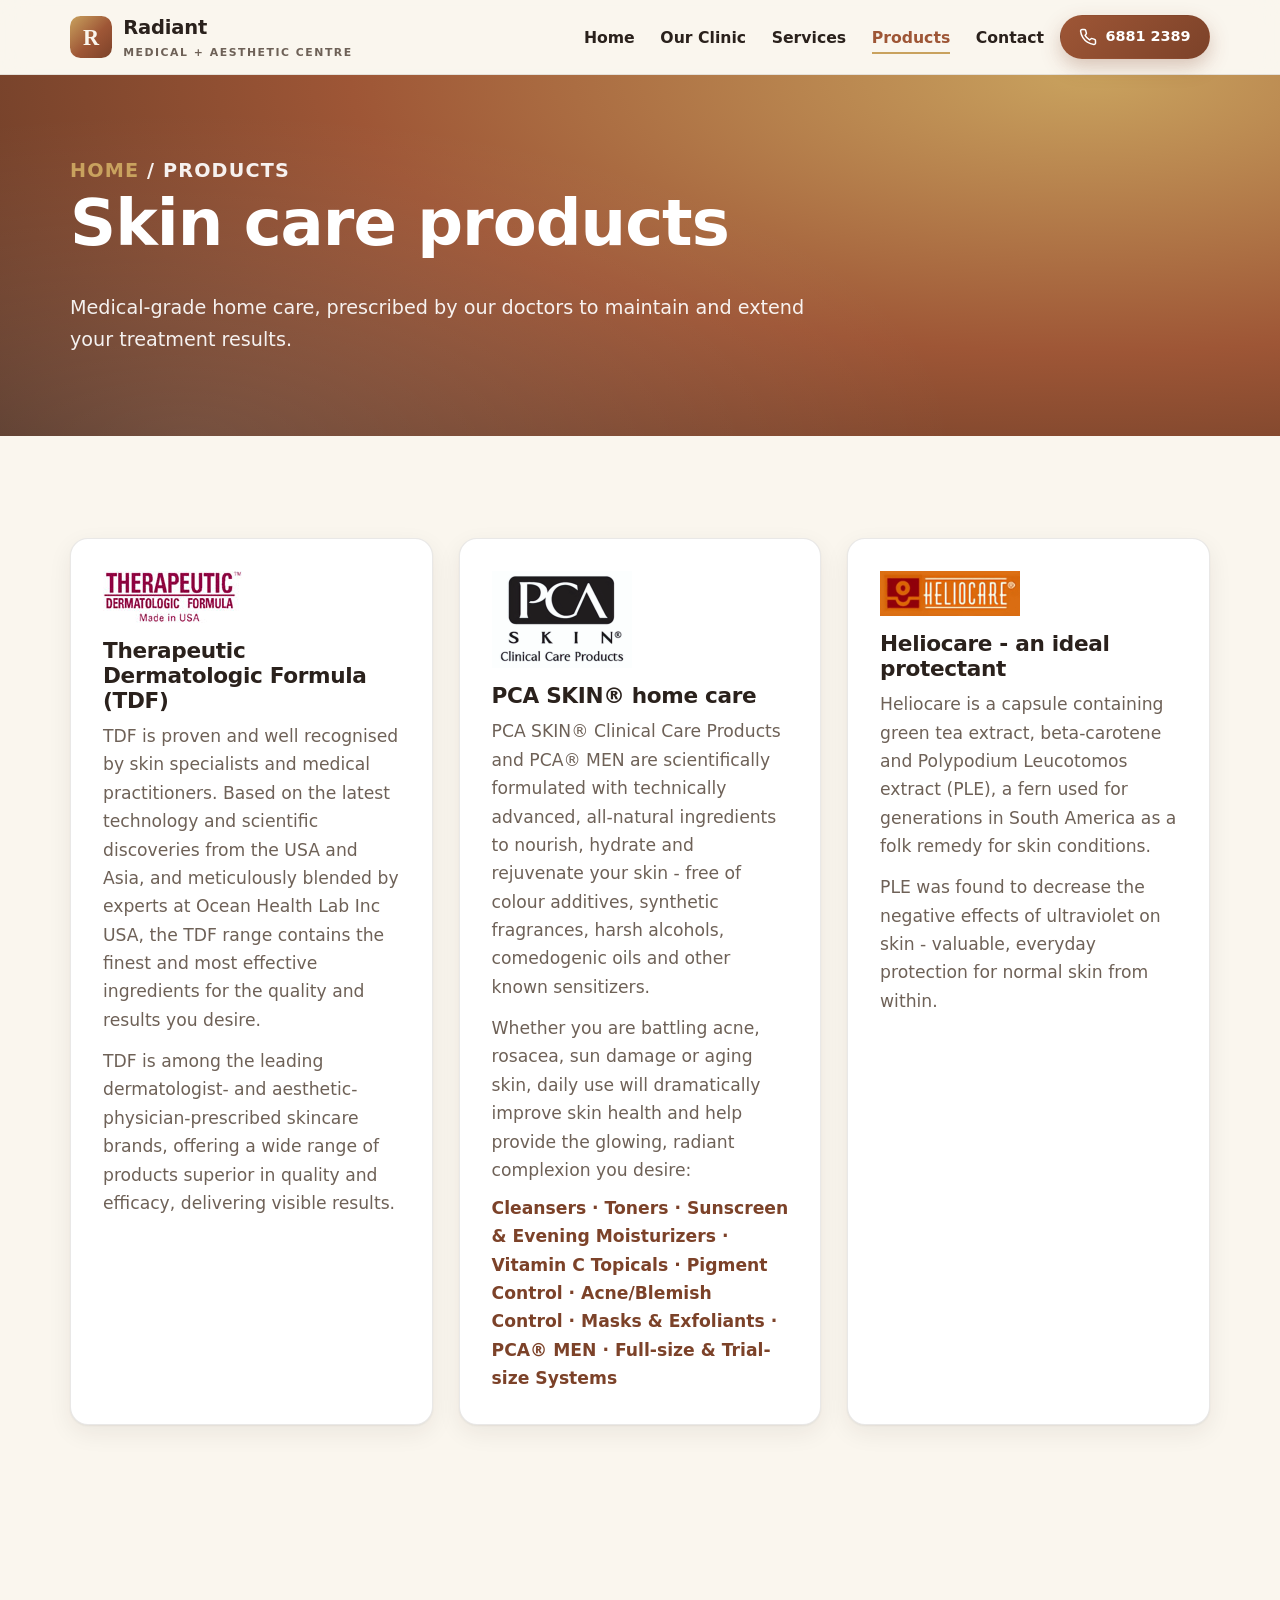
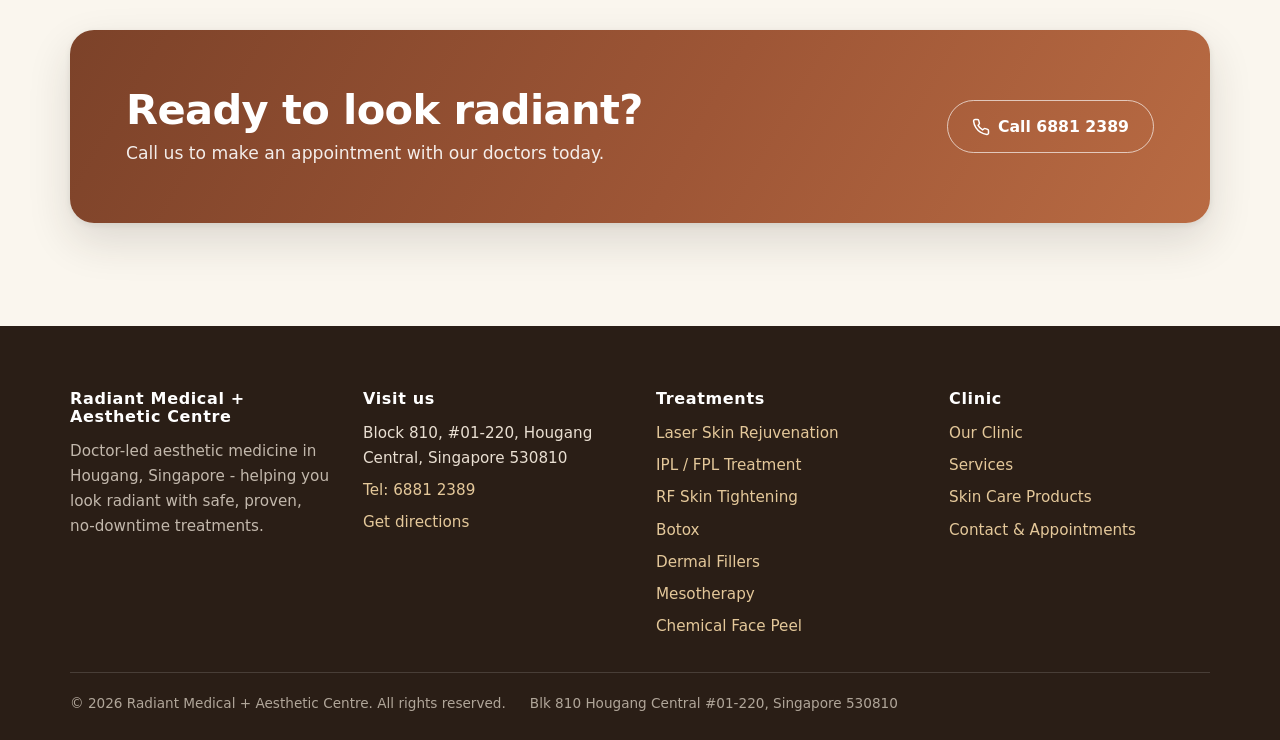
<file: products.html>
<!DOCTYPE html>
<html lang="en-SG">
<head>
<meta charset="utf-8">
<meta name="viewport" content="width=device-width, initial-scale=1">
<title>Skin Care Products | Radiant Medical + Aesthetic Centre</title>
<meta name="description" content="TDF, PCA SKIN and Heliocare medical-grade skin care products at Radiant Medical + Aesthetic Centre, Hougang Singapore.">
<meta property="og:title" content="Skin Care Products | Radiant Medical + Aesthetic Centre">
<meta property="og:description" content="TDF, PCA SKIN and Heliocare medical-grade skin care products at Radiant Medical + Aesthetic Centre, Hougang Singapore.">
<meta property="og:type" content="website">
<link rel="icon" href="favicon.svg" type="image/svg+xml">
<link rel="stylesheet" href="assets/css/style.css">
</head>
<body>
<header class="site-header">
  <div class="container">
    <a class="brand" href="index.html" aria-label="Radiant Medical + Aesthetic Centre - home">
      <svg width="42" height="42" viewBox="0 0 64 64" aria-hidden="true"><defs><linearGradient id="lg" x1="0" y1="0" x2="1" y2="1"><stop offset="0" stop-color="#C9A25E"/><stop offset=".55" stop-color="#9E5636"/><stop offset="1" stop-color="#7C4229"/></linearGradient></defs><rect width="64" height="64" rx="16" fill="url(#lg)"/><text x="32" y="44" font-family="Georgia, serif" font-size="34" font-weight="bold" fill="#FAF6EE" text-anchor="middle">R</text></svg>
      <span><span class="brand-name">Radiant</span>
      <span class="brand-sub">Medical + Aesthetic Centre</span></span>
    </a>
    <button class="nav-toggle" aria-expanded="false" aria-label="Toggle navigation" aria-controls="mainnav">
      <span></span><span></span><span></span>
    </button>
    <nav class="main-nav" id="mainnav" aria-label="Main navigation">
      <ul>
        <li><a href="index.html">Home</a></li>
        <li><a href="clinic.html">Our Clinic</a></li>
        <li><a href="services.html">Services</a></li>
        <li><a href="products.html" aria-current="page">Products</a></li>
        <li><a href="contact.html">Contact</a></li>
      </ul>
    </nav>
    <a class="btn btn--primary btn--sm header-cta" href="tel:+6568812389"><svg width="18" height="18" viewBox="0 0 24 24" fill="none" stroke="currentColor" stroke-width="2" stroke-linecap="round" stroke-linejoin="round" aria-hidden="true"><path d="M22 16.92v3a2 2 0 0 1-2.18 2 19.79 19.79 0 0 1-8.63-3.07 19.5 19.5 0 0 1-6-6 19.79 19.79 0 0 1-3.07-8.67A2 2 0 0 1 4.11 2h3a2 2 0 0 1 2 1.72c.12.9.34 1.78.66 2.62a2 2 0 0 1-.45 2.11L8.09 9.91a16 16 0 0 0 6 6l1.46-1.23a2 2 0 0 1 2.11-.45c.84.32 1.72.54 2.62.66A2 2 0 0 1 22 16.92z"/></svg><span class="header-cta-num"> 6881 2389</span></a>
  </div>
</header>
<main>

<section class="page-hero">
  <div class="container">
    <p class="breadcrumb"><a href="index.html">Home</a> / Products</p>
    <h1>Skin care products</h1>
    <p>Medical-grade home care, prescribed by our doctors to maintain and extend your treatment results.</p>
  </div>
</section>
<section class="section">
  <div class="container grid grid--3">
    <div class="card reveal">
      <img src="images/logo_therapeutic.jpg" alt="Therapeutic Dermatologic Formula logo" style="max-width:140px;margin-bottom:1rem" loading="lazy" onerror="this.style.display='none'">
      <h3>Therapeutic Dermatologic Formula (TDF)</h3>
      <p>TDF is proven and well recognised by skin specialists and medical practitioners. Based on the latest technology and scientific discoveries from the USA and Asia, and meticulously blended by experts at Ocean Health Lab Inc USA, the TDF range contains the finest and most effective ingredients for the quality and results you desire.</p>
      <p style="margin-top:.8rem">TDF is among the leading dermatologist- and aesthetic-physician-prescribed skincare brands, offering a wide range of products superior in quality and efficacy, delivering visible results.</p>
    </div>
    <div class="card reveal" data-delay="1">
      <img src="images/pcalogo.gif" alt="PCA SKIN logo" style="max-width:140px;margin-bottom:1rem" loading="lazy" onerror="this.style.display='none'">
      <h3>PCA SKIN&reg; home care</h3>
      <p>PCA SKIN&reg; Clinical Care Products and PCA&reg; MEN are scientifically formulated with technically advanced, all-natural ingredients to nourish, hydrate and rejuvenate your skin - free of colour additives, synthetic fragrances, harsh alcohols, comedogenic oils and other known sensitizers.</p>
      <p style="margin-top:.8rem">Whether you are battling acne, rosacea, sun damage or aging skin, daily use will dramatically improve skin health and help provide the glowing, radiant complexion you desire:</p>
      <p style="margin-top:.6rem;color:var(--brand-deep);font-weight:600">Cleansers &middot; Toners &middot; Sunscreen &amp; Evening Moisturizers &middot; Vitamin C Topicals &middot; Pigment Control &middot; Acne/Blemish Control &middot; Masks &amp; Exfoliants &middot; PCA&reg; MEN &middot; Full-size &amp; Trial-size Systems</p>
    </div>
    <div class="card reveal" data-delay="2">
      <img src="images/helio-logo.gif" alt="Heliocare logo" style="max-width:140px;margin-bottom:1rem" loading="lazy" onerror="this.style.display='none'">
      <h3>Heliocare - an ideal protectant</h3>
      <p>Heliocare is a capsule containing green tea extract, beta-carotene and Polypodium Leucotomos extract (PLE), a fern used for generations in South America as a folk remedy for skin conditions.</p>
      <p style="margin-top:.8rem">PLE was found to decrease the negative effects of ultraviolet on skin - valuable, everyday protection for normal skin from within.</p>
    </div>
  </div>
</section>
<section class="section">
  <div class="container">
    <div class="cta-band reveal">
      <div>
        <h2>Ready to look radiant?</h2>
        <p>Call us to make an appointment with our doctors today.</p>
      </div>
      <a class="btn btn--ghost" href="tel:+6568812389"><svg width="18" height="18" viewBox="0 0 24 24" fill="none" stroke="currentColor" stroke-width="2" stroke-linecap="round" stroke-linejoin="round" aria-hidden="true"><path d="M22 16.92v3a2 2 0 0 1-2.18 2 19.79 19.79 0 0 1-8.63-3.07 19.5 19.5 0 0 1-6-6 19.79 19.79 0 0 1-3.07-8.67A2 2 0 0 1 4.11 2h3a2 2 0 0 1 2 1.72c.12.9.34 1.78.66 2.62a2 2 0 0 1-.45 2.11L8.09 9.91a16 16 0 0 0 6 6l1.46-1.23a2 2 0 0 1 2.11-.45c.84.32 1.72.54 2.62.66A2 2 0 0 1 22 16.92z"/></svg> Call 6881 2389</a>
    </div>
  </div>
</section>

</main>
<footer class="site-footer">
  <div class="container">
    <div class="footer-grid">
      <div>
        <h3>Radiant Medical + Aesthetic Centre</h3>
        <p style="font-size:.95rem;color:rgba(233,223,210,.8)">Doctor-led aesthetic medicine in Hougang, Singapore - helping you look radiant with safe, proven, no-downtime treatments.</p>
      </div>
      <div>
        <h3>Visit us</h3>
        <ul>
          <li>Block 810, #01-220, Hougang Central, Singapore 530810</li>
          <li><a href="tel:+6568812389">Tel: 6881 2389</a></li>
          <li><a href="https://www.google.com/maps/search/?api=1&query=Radiant+Medical+%26+Aesthetic+Centre+Hougang+Singapore" target="_blank" rel="noopener">Get directions</a></li>
        </ul>
      </div>
      <div>
        <h3>Treatments</h3>
        <ul>
          <li><a href="laser.html">Laser Skin Rejuvenation</a></li>
          <li><a href="ipl.html">IPL / FPL Treatment</a></li>
          <li><a href="tighten.html">RF Skin Tightening</a></li>
          <li><a href="botox.html">Botox</a></li>
          <li><a href="fillers.html">Dermal Fillers</a></li>
          <li><a href="meso.html">Mesotherapy</a></li>
          <li><a href="chempeel.html">Chemical Face Peel</a></li>
        </ul>
      </div>
      <div>
        <h3>Clinic</h3>
        <ul>
          <li><a href="clinic.html">Our Clinic</a></li>
          <li><a href="services.html">Services</a></li>
          <li><a href="products.html">Skin Care Products</a></li>
          <li><a href="contact.html">Contact &amp; Appointments</a></li>
        </ul>
      </div>
    </div>
    <div class="footer-bottom">
      <span>&copy; <span data-year>2026</span> Radiant Medical + Aesthetic Centre. All rights reserved.</span>
      <span>Blk 810 Hougang Central #01-220, Singapore 530810</span>
    </div>
  </div>
</footer>
<script src="assets/js/main.js" defer></script>
</body>
</html>
</file>
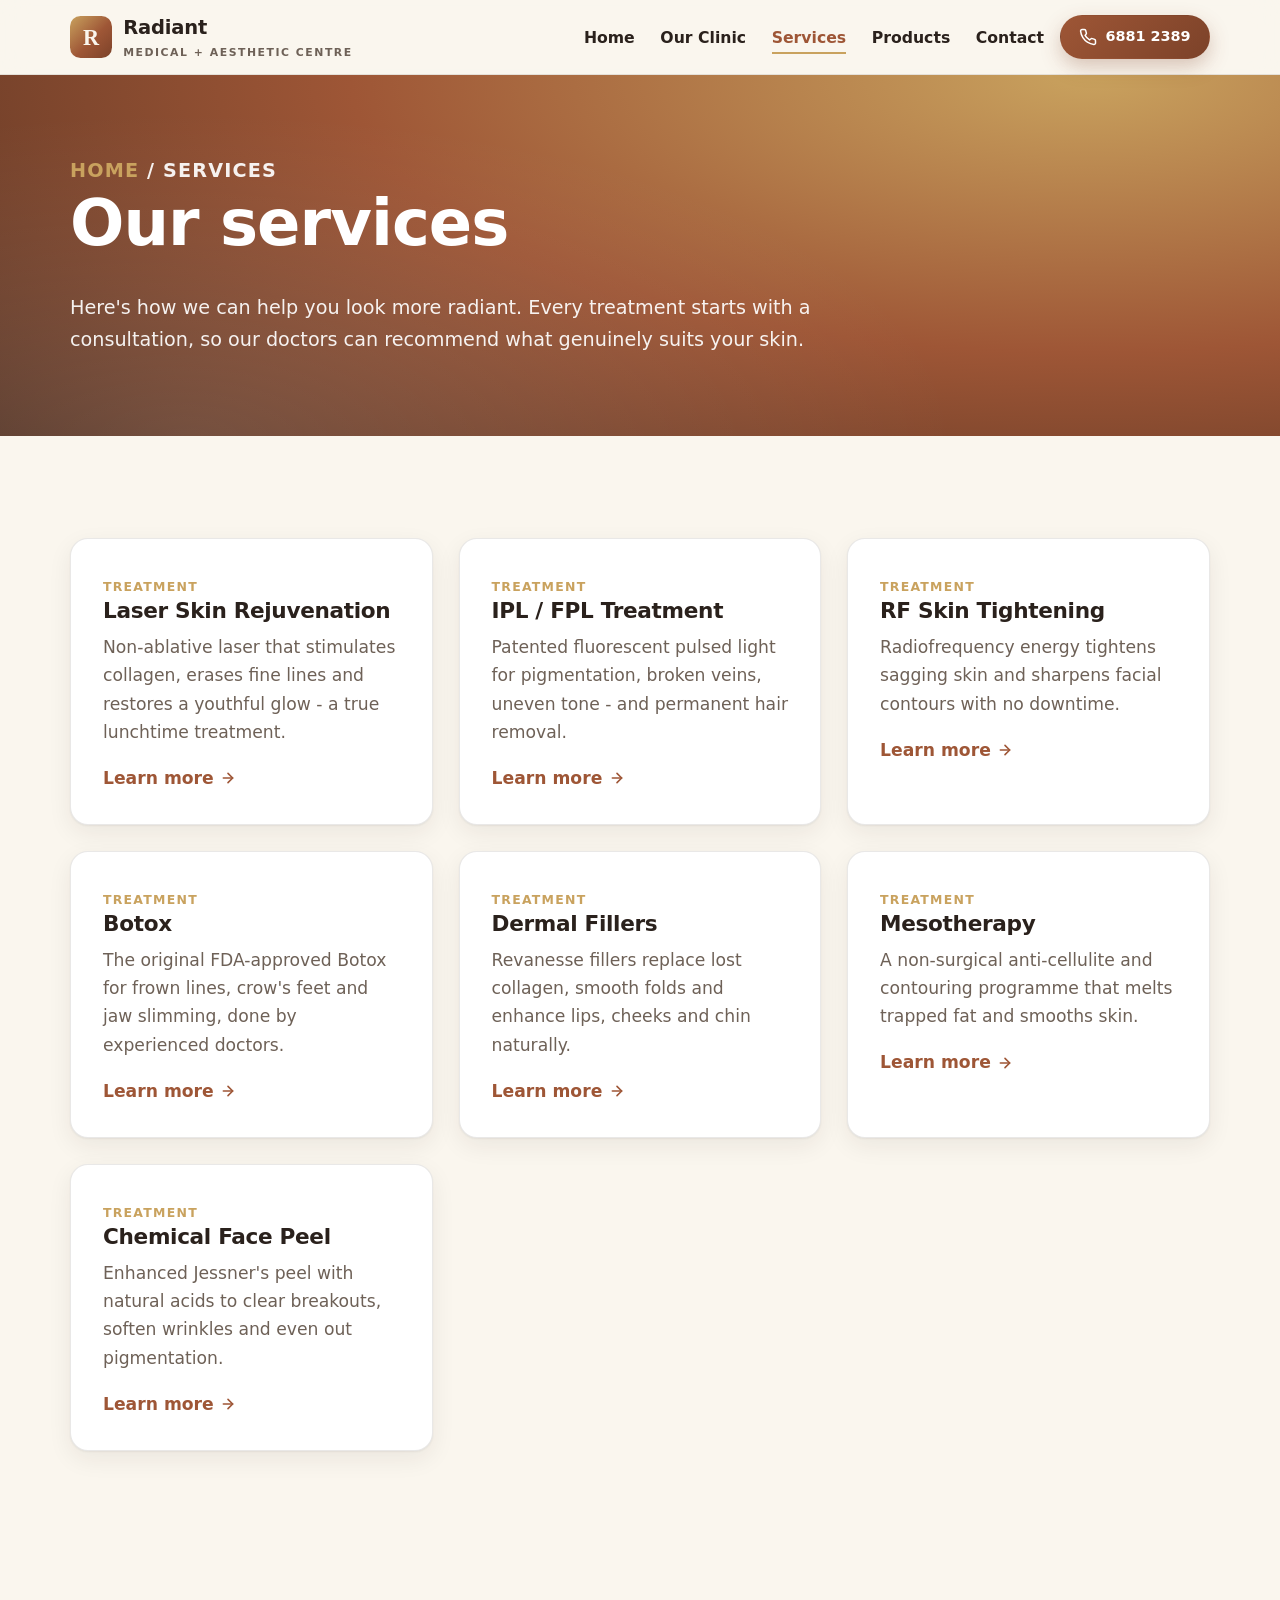
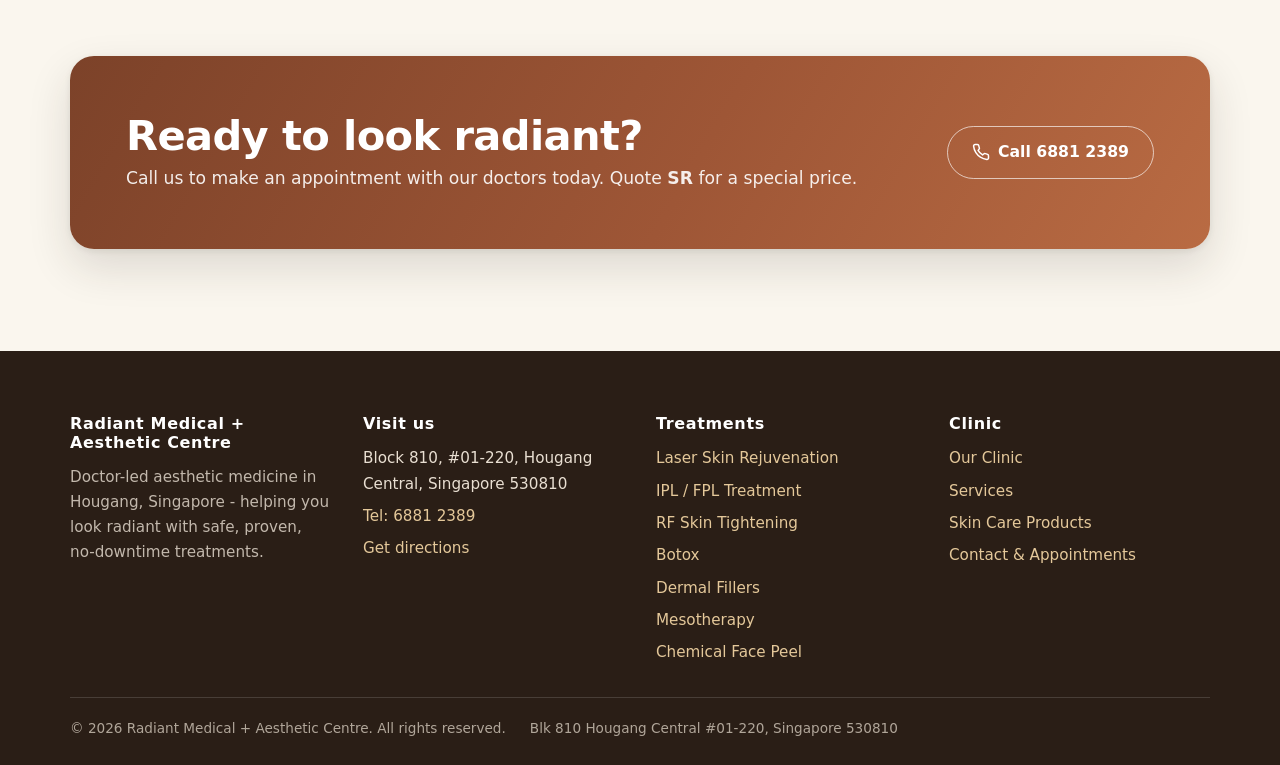
<file: services.html>
<!DOCTYPE html>
<html lang="en-SG">
<head>
<meta charset="utf-8">
<meta name="viewport" content="width=device-width, initial-scale=1">
<title>Services | Radiant Medical + Aesthetic Centre</title>
<meta name="description" content="Laser skin rejuvenation, IPL/FPL, radiofrequency skin tightening, Botox, dermal fillers, mesotherapy and chemical face peels at Radiant Medical + Aesthetic Centre, Hougang Singapore.">
<meta property="og:title" content="Services | Radiant Medical + Aesthetic Centre">
<meta property="og:description" content="Laser skin rejuvenation, IPL/FPL, radiofrequency skin tightening, Botox, dermal fillers, mesotherapy and chemical face peels at Radiant Medical + Aesthetic Centre, Hougang Singapore.">
<meta property="og:type" content="website">
<link rel="icon" href="favicon.svg" type="image/svg+xml">
<link rel="stylesheet" href="assets/css/style.css">
</head>
<body>
<header class="site-header">
  <div class="container">
    <a class="brand" href="index.html" aria-label="Radiant Medical + Aesthetic Centre - home">
      <svg width="42" height="42" viewBox="0 0 64 64" aria-hidden="true"><defs><linearGradient id="lg" x1="0" y1="0" x2="1" y2="1"><stop offset="0" stop-color="#C9A25E"/><stop offset=".55" stop-color="#9E5636"/><stop offset="1" stop-color="#7C4229"/></linearGradient></defs><rect width="64" height="64" rx="16" fill="url(#lg)"/><text x="32" y="44" font-family="Georgia, serif" font-size="34" font-weight="bold" fill="#FAF6EE" text-anchor="middle">R</text></svg>
      <span><span class="brand-name">Radiant</span>
      <span class="brand-sub">Medical + Aesthetic Centre</span></span>
    </a>
    <button class="nav-toggle" aria-expanded="false" aria-label="Toggle navigation" aria-controls="mainnav">
      <span></span><span></span><span></span>
    </button>
    <nav class="main-nav" id="mainnav" aria-label="Main navigation">
      <ul>
        <li><a href="index.html">Home</a></li>
        <li><a href="clinic.html">Our Clinic</a></li>
        <li><a href="services.html" aria-current="page">Services</a></li>
        <li><a href="products.html">Products</a></li>
        <li><a href="contact.html">Contact</a></li>
      </ul>
    </nav>
    <a class="btn btn--primary btn--sm header-cta" href="tel:+6568812389"><svg width="18" height="18" viewBox="0 0 24 24" fill="none" stroke="currentColor" stroke-width="2" stroke-linecap="round" stroke-linejoin="round" aria-hidden="true"><path d="M22 16.92v3a2 2 0 0 1-2.18 2 19.79 19.79 0 0 1-8.63-3.07 19.5 19.5 0 0 1-6-6 19.79 19.79 0 0 1-3.07-8.67A2 2 0 0 1 4.11 2h3a2 2 0 0 1 2 1.72c.12.9.34 1.78.66 2.62a2 2 0 0 1-.45 2.11L8.09 9.91a16 16 0 0 0 6 6l1.46-1.23a2 2 0 0 1 2.11-.45c.84.32 1.72.54 2.62.66A2 2 0 0 1 22 16.92z"/></svg><span class="header-cta-num"> 6881 2389</span></a>
  </div>
</header>
<main>

<section class="page-hero">
  <div class="container">
    <p class="breadcrumb"><a href="index.html">Home</a> / Services</p>
    <h1>Our services</h1>
    <p>Here's how we can help you look more radiant. Every treatment starts with a consultation, so our doctors can recommend what genuinely suits your skin.</p>
  </div>
</section>
<section class="section">
  <div class="container">
    <div class="grid grid--3">
      <a class="card card--link reveal" data-delay="1" href="laser.html">
        <span class="tag">Treatment</span>
        <h3>Laser Skin Rejuvenation</h3>
        <p>Non-ablative laser that stimulates collagen, erases fine lines and restores a youthful glow - a true lunchtime treatment.</p>
        <span class="card-link">Learn more <svg width="16" height="16" viewBox="0 0 24 24" fill="none" stroke="currentColor" stroke-width="2.4" stroke-linecap="round" stroke-linejoin="round" aria-hidden="true"><line x1="5" y1="12" x2="19" y2="12"/><polyline points="12 5 19 12 12 19"/></svg></span>
      </a>
      <a class="card card--link reveal" data-delay="2" href="ipl.html">
        <span class="tag">Treatment</span>
        <h3>IPL / FPL Treatment</h3>
        <p>Patented fluorescent pulsed light for pigmentation, broken veins, uneven tone - and permanent hair removal.</p>
        <span class="card-link">Learn more <svg width="16" height="16" viewBox="0 0 24 24" fill="none" stroke="currentColor" stroke-width="2.4" stroke-linecap="round" stroke-linejoin="round" aria-hidden="true"><line x1="5" y1="12" x2="19" y2="12"/><polyline points="12 5 19 12 12 19"/></svg></span>
      </a>
      <a class="card card--link reveal" data-delay="3" href="tighten.html">
        <span class="tag">Treatment</span>
        <h3>RF Skin Tightening</h3>
        <p>Radiofrequency energy tightens sagging skin and sharpens facial contours with no downtime.</p>
        <span class="card-link">Learn more <svg width="16" height="16" viewBox="0 0 24 24" fill="none" stroke="currentColor" stroke-width="2.4" stroke-linecap="round" stroke-linejoin="round" aria-hidden="true"><line x1="5" y1="12" x2="19" y2="12"/><polyline points="12 5 19 12 12 19"/></svg></span>
      </a>
      <a class="card card--link reveal" data-delay="1" href="botox.html">
        <span class="tag">Treatment</span>
        <h3>Botox</h3>
        <p>The original FDA-approved Botox for frown lines, crow's feet and jaw slimming, done by experienced doctors.</p>
        <span class="card-link">Learn more <svg width="16" height="16" viewBox="0 0 24 24" fill="none" stroke="currentColor" stroke-width="2.4" stroke-linecap="round" stroke-linejoin="round" aria-hidden="true"><line x1="5" y1="12" x2="19" y2="12"/><polyline points="12 5 19 12 12 19"/></svg></span>
      </a>
      <a class="card card--link reveal" data-delay="2" href="fillers.html">
        <span class="tag">Treatment</span>
        <h3>Dermal Fillers</h3>
        <p>Revanesse fillers replace lost collagen, smooth folds and enhance lips, cheeks and chin naturally.</p>
        <span class="card-link">Learn more <svg width="16" height="16" viewBox="0 0 24 24" fill="none" stroke="currentColor" stroke-width="2.4" stroke-linecap="round" stroke-linejoin="round" aria-hidden="true"><line x1="5" y1="12" x2="19" y2="12"/><polyline points="12 5 19 12 12 19"/></svg></span>
      </a>
      <a class="card card--link reveal" data-delay="3" href="meso.html">
        <span class="tag">Treatment</span>
        <h3>Mesotherapy</h3>
        <p>A non-surgical anti-cellulite and contouring programme that melts trapped fat and smooths skin.</p>
        <span class="card-link">Learn more <svg width="16" height="16" viewBox="0 0 24 24" fill="none" stroke="currentColor" stroke-width="2.4" stroke-linecap="round" stroke-linejoin="round" aria-hidden="true"><line x1="5" y1="12" x2="19" y2="12"/><polyline points="12 5 19 12 12 19"/></svg></span>
      </a>
      <a class="card card--link reveal" data-delay="1" href="chempeel.html">
        <span class="tag">Treatment</span>
        <h3>Chemical Face Peel</h3>
        <p>Enhanced Jessner's peel with natural acids to clear breakouts, soften wrinkles and even out pigmentation.</p>
        <span class="card-link">Learn more <svg width="16" height="16" viewBox="0 0 24 24" fill="none" stroke="currentColor" stroke-width="2.4" stroke-linecap="round" stroke-linejoin="round" aria-hidden="true"><line x1="5" y1="12" x2="19" y2="12"/><polyline points="12 5 19 12 12 19"/></svg></span>
      </a>
    </div>
  </div>
</section>
<section class="section">
  <div class="container">
    <div class="cta-band reveal">
      <div>
        <h2>Ready to look radiant?</h2>
        <p>Call us to make an appointment with our doctors today. Quote <strong>SR</strong> for a special price.</p>
      </div>
      <a class="btn btn--ghost" href="tel:+6568812389"><svg width="18" height="18" viewBox="0 0 24 24" fill="none" stroke="currentColor" stroke-width="2" stroke-linecap="round" stroke-linejoin="round" aria-hidden="true"><path d="M22 16.92v3a2 2 0 0 1-2.18 2 19.79 19.79 0 0 1-8.63-3.07 19.5 19.5 0 0 1-6-6 19.79 19.79 0 0 1-3.07-8.67A2 2 0 0 1 4.11 2h3a2 2 0 0 1 2 1.72c.12.9.34 1.78.66 2.62a2 2 0 0 1-.45 2.11L8.09 9.91a16 16 0 0 0 6 6l1.46-1.23a2 2 0 0 1 2.11-.45c.84.32 1.72.54 2.62.66A2 2 0 0 1 22 16.92z"/></svg> Call 6881 2389</a>
    </div>
  </div>
</section>

</main>
<footer class="site-footer">
  <div class="container">
    <div class="footer-grid">
      <div>
        <h3>Radiant Medical + Aesthetic Centre</h3>
        <p style="font-size:.95rem;color:rgba(233,223,210,.8)">Doctor-led aesthetic medicine in Hougang, Singapore - helping you look radiant with safe, proven, no-downtime treatments.</p>
      </div>
      <div>
        <h3>Visit us</h3>
        <ul>
          <li>Block 810, #01-220, Hougang Central, Singapore 530810</li>
          <li><a href="tel:+6568812389">Tel: 6881 2389</a></li>
          <li><a href="https://www.google.com/maps/search/?api=1&query=Radiant+Medical+%26+Aesthetic+Centre+Hougang+Singapore" target="_blank" rel="noopener">Get directions</a></li>
        </ul>
      </div>
      <div>
        <h3>Treatments</h3>
        <ul>
          <li><a href="laser.html">Laser Skin Rejuvenation</a></li>
          <li><a href="ipl.html">IPL / FPL Treatment</a></li>
          <li><a href="tighten.html">RF Skin Tightening</a></li>
          <li><a href="botox.html">Botox</a></li>
          <li><a href="fillers.html">Dermal Fillers</a></li>
          <li><a href="meso.html">Mesotherapy</a></li>
          <li><a href="chempeel.html">Chemical Face Peel</a></li>
        </ul>
      </div>
      <div>
        <h3>Clinic</h3>
        <ul>
          <li><a href="clinic.html">Our Clinic</a></li>
          <li><a href="services.html">Services</a></li>
          <li><a href="products.html">Skin Care Products</a></li>
          <li><a href="contact.html">Contact &amp; Appointments</a></li>
        </ul>
      </div>
    </div>
    <div class="footer-bottom">
      <span>&copy; <span data-year>2026</span> Radiant Medical + Aesthetic Centre. All rights reserved.</span>
      <span>Blk 810 Hougang Central #01-220, Singapore 530810</span>
    </div>
  </div>
</footer>
<script src="assets/js/main.js" defer></script>
</body>
</html>
</file>
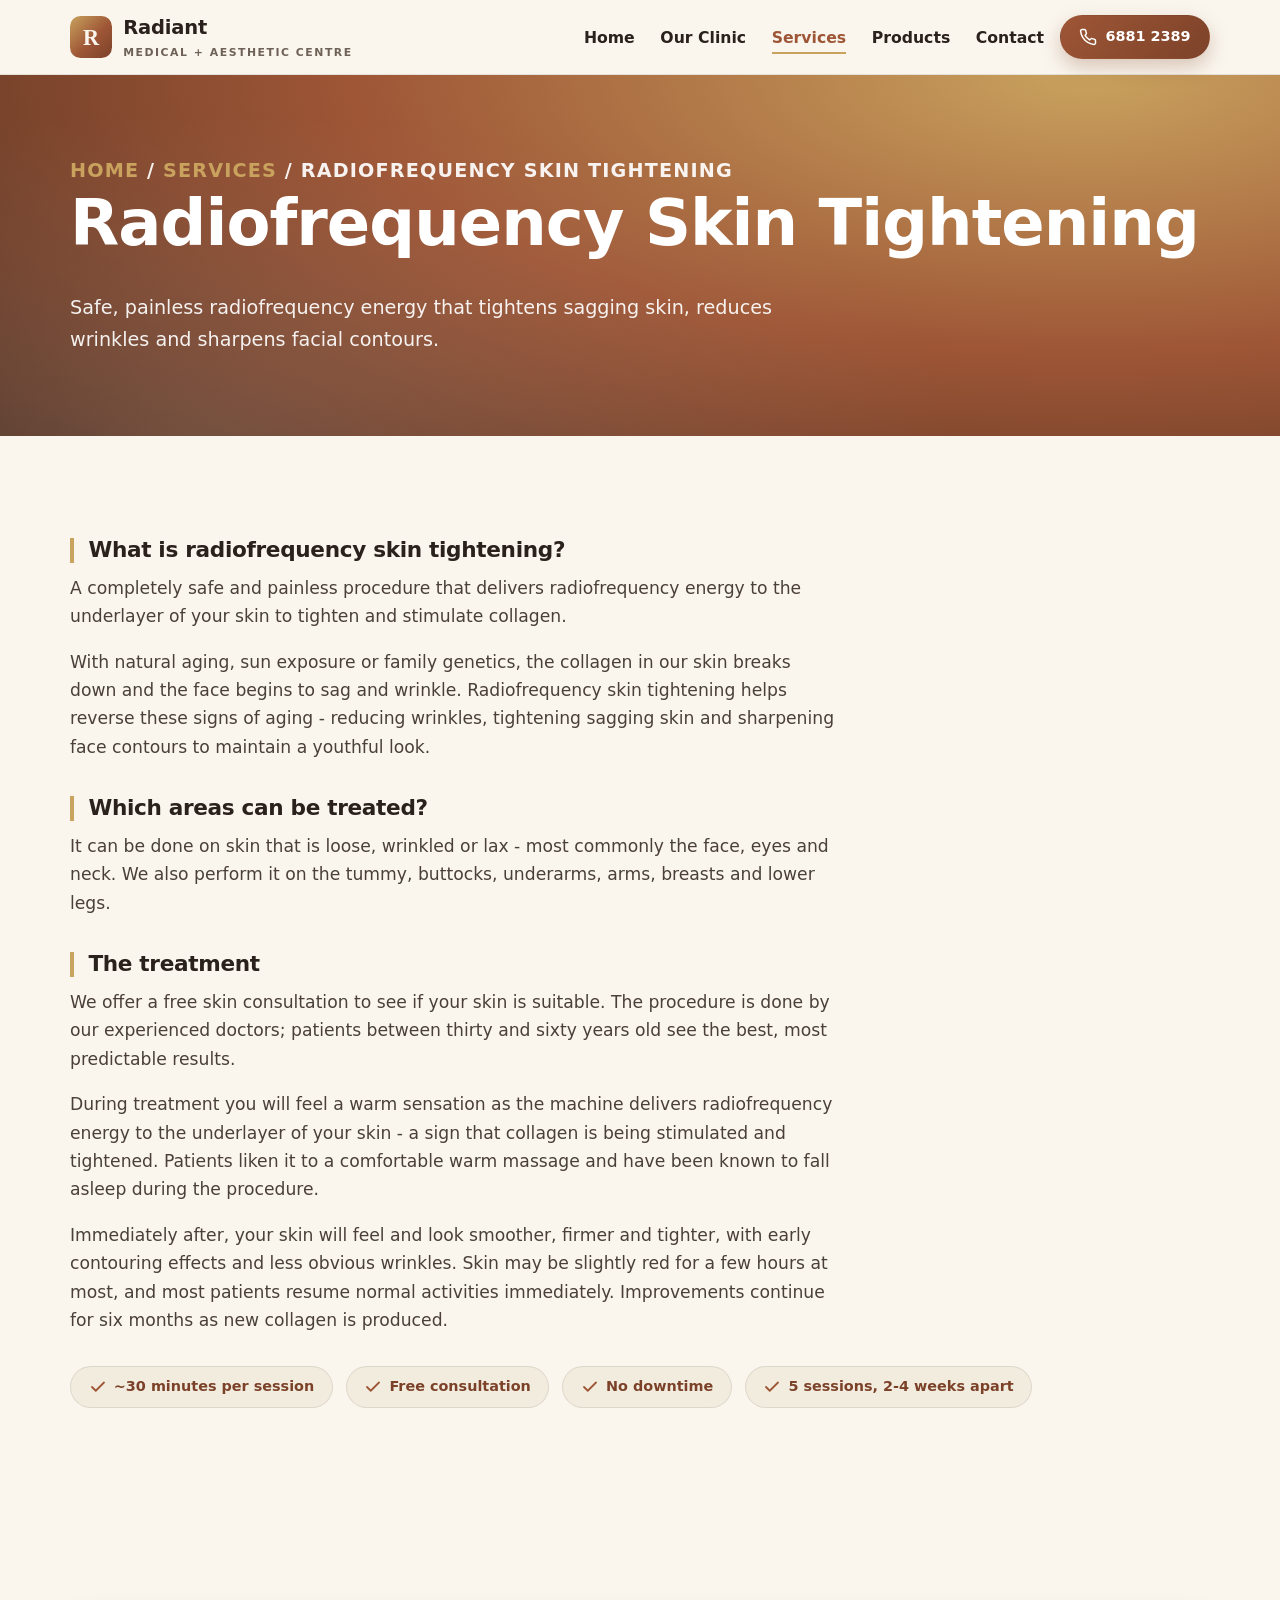
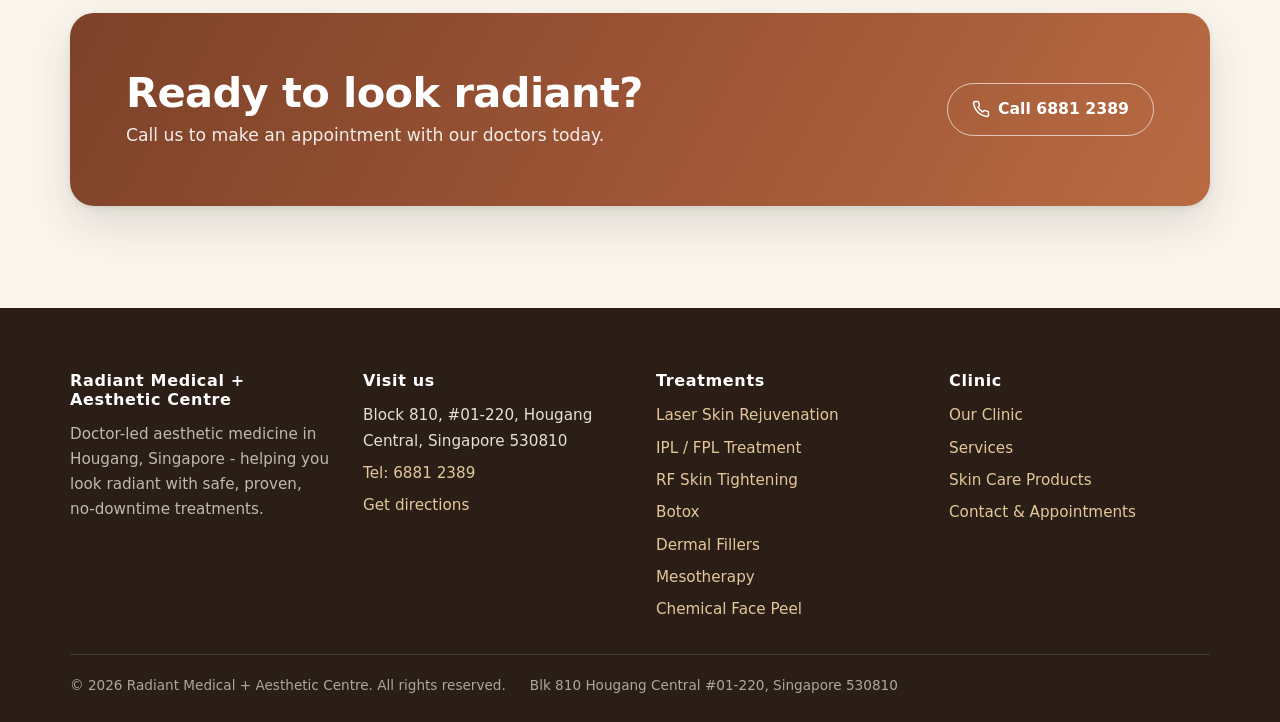
<file: tighten.html>
<!DOCTYPE html>
<html lang="en-SG">
<head>
<meta charset="utf-8">
<meta name="viewport" content="width=device-width, initial-scale=1">
<title>Radiofrequency Skin Tightening | Radiant Medical + Aesthetic Centre</title>
<meta name="description" content="Radiofrequency skin tightening for face, eyes, neck and body at Radiant Medical + Aesthetic Centre, Hougang Singapore. Free consultation. Call 6881 2389.">
<meta property="og:title" content="Radiofrequency Skin Tightening | Radiant Medical + Aesthetic Centre">
<meta property="og:description" content="Radiofrequency skin tightening for face, eyes, neck and body at Radiant Medical + Aesthetic Centre, Hougang Singapore. Free consultation. Call 6881 2389.">
<meta property="og:type" content="website">
<link rel="icon" href="favicon.svg" type="image/svg+xml">
<link rel="stylesheet" href="assets/css/style.css">
</head>
<body>
<header class="site-header">
  <div class="container">
    <a class="brand" href="index.html" aria-label="Radiant Medical + Aesthetic Centre - home">
      <svg width="42" height="42" viewBox="0 0 64 64" aria-hidden="true"><defs><linearGradient id="lg" x1="0" y1="0" x2="1" y2="1"><stop offset="0" stop-color="#C9A25E"/><stop offset=".55" stop-color="#9E5636"/><stop offset="1" stop-color="#7C4229"/></linearGradient></defs><rect width="64" height="64" rx="16" fill="url(#lg)"/><text x="32" y="44" font-family="Georgia, serif" font-size="34" font-weight="bold" fill="#FAF6EE" text-anchor="middle">R</text></svg>
      <span><span class="brand-name">Radiant</span>
      <span class="brand-sub">Medical + Aesthetic Centre</span></span>
    </a>
    <button class="nav-toggle" aria-expanded="false" aria-label="Toggle navigation" aria-controls="mainnav">
      <span></span><span></span><span></span>
    </button>
    <nav class="main-nav" id="mainnav" aria-label="Main navigation">
      <ul>
        <li><a href="index.html">Home</a></li>
        <li><a href="clinic.html">Our Clinic</a></li>
        <li><a href="services.html" aria-current="page">Services</a></li>
        <li><a href="products.html">Products</a></li>
        <li><a href="contact.html">Contact</a></li>
      </ul>
    </nav>
    <a class="btn btn--primary btn--sm header-cta" href="tel:+6568812389"><svg width="18" height="18" viewBox="0 0 24 24" fill="none" stroke="currentColor" stroke-width="2" stroke-linecap="round" stroke-linejoin="round" aria-hidden="true"><path d="M22 16.92v3a2 2 0 0 1-2.18 2 19.79 19.79 0 0 1-8.63-3.07 19.5 19.5 0 0 1-6-6 19.79 19.79 0 0 1-3.07-8.67A2 2 0 0 1 4.11 2h3a2 2 0 0 1 2 1.72c.12.9.34 1.78.66 2.62a2 2 0 0 1-.45 2.11L8.09 9.91a16 16 0 0 0 6 6l1.46-1.23a2 2 0 0 1 2.11-.45c.84.32 1.72.54 2.62.66A2 2 0 0 1 22 16.92z"/></svg><span class="header-cta-num"> 6881 2389</span></a>
  </div>
</header>
<main>

<section class="page-hero">
  <div class="container">
    <p class="breadcrumb"><a href="index.html">Home</a> / <a href="services.html">Services</a> / Radiofrequency Skin Tightening</p>
    <h1>Radiofrequency Skin Tightening</h1>
    <p>Safe, painless radiofrequency energy that tightens sagging skin, reduces wrinkles and sharpens facial contours.</p>
  </div>
</section>
<section class="section">
  <div class="container">
    <div class="prose reveal">
      <h3>What is radiofrequency skin tightening?</h3>
      <p>A completely safe and painless procedure that delivers radiofrequency energy to the underlayer of your skin to tighten and stimulate collagen.</p><p>With natural aging, sun exposure or family genetics, the collagen in our skin breaks down and the face begins to sag and wrinkle. Radiofrequency skin tightening helps reverse these signs of aging - reducing wrinkles, tightening sagging skin and sharpening face contours to maintain a youthful look.</p>
      <h3>Which areas can be treated?</h3>
      <p>It can be done on skin that is loose, wrinkled or lax - most commonly the face, eyes and neck. We also perform it on the tummy, buttocks, underarms, arms, breasts and lower legs.</p>
      <h3>The treatment</h3>
      <p>We offer a free skin consultation to see if your skin is suitable. The procedure is done by our experienced doctors; patients between thirty and sixty years old see the best, most predictable results.</p><p>During treatment you will feel a warm sensation as the machine delivers radiofrequency energy to the underlayer of your skin - a sign that collagen is being stimulated and tightened. Patients liken it to a comfortable warm massage and have been known to fall asleep during the procedure.</p><p>Immediately after, your skin will feel and look smoother, firmer and tighter, with early contouring effects and less obvious wrinkles. Skin may be slightly red for a few hours at most, and most patients resume normal activities immediately. Improvements continue for six months as new collagen is produced.</p>
    </div>
    <ul class="facts reveal" data-delay="1">
      <li><svg width="18" height="18" viewBox="0 0 24 24" fill="none" stroke="currentColor" stroke-width="2.4" stroke-linecap="round" stroke-linejoin="round" aria-hidden="true"><polyline points="20 6 9 17 4 12"/></svg> ~30 minutes per session</li>
      <li><svg width="18" height="18" viewBox="0 0 24 24" fill="none" stroke="currentColor" stroke-width="2.4" stroke-linecap="round" stroke-linejoin="round" aria-hidden="true"><polyline points="20 6 9 17 4 12"/></svg> Free consultation</li>
      <li><svg width="18" height="18" viewBox="0 0 24 24" fill="none" stroke="currentColor" stroke-width="2.4" stroke-linecap="round" stroke-linejoin="round" aria-hidden="true"><polyline points="20 6 9 17 4 12"/></svg> No downtime</li>
      <li><svg width="18" height="18" viewBox="0 0 24 24" fill="none" stroke="currentColor" stroke-width="2.4" stroke-linecap="round" stroke-linejoin="round" aria-hidden="true"><polyline points="20 6 9 17 4 12"/></svg> 5 sessions, 2-4 weeks apart</li>
    </ul>
  </div>
</section>
<section class="section">
  <div class="container">
    <div class="cta-band reveal">
      <div>
        <h2>Ready to look radiant?</h2>
        <p>Call us to make an appointment with our doctors today.</p>
      </div>
      <a class="btn btn--ghost" href="tel:+6568812389"><svg width="18" height="18" viewBox="0 0 24 24" fill="none" stroke="currentColor" stroke-width="2" stroke-linecap="round" stroke-linejoin="round" aria-hidden="true"><path d="M22 16.92v3a2 2 0 0 1-2.18 2 19.79 19.79 0 0 1-8.63-3.07 19.5 19.5 0 0 1-6-6 19.79 19.79 0 0 1-3.07-8.67A2 2 0 0 1 4.11 2h3a2 2 0 0 1 2 1.72c.12.9.34 1.78.66 2.62a2 2 0 0 1-.45 2.11L8.09 9.91a16 16 0 0 0 6 6l1.46-1.23a2 2 0 0 1 2.11-.45c.84.32 1.72.54 2.62.66A2 2 0 0 1 22 16.92z"/></svg> Call 6881 2389</a>
    </div>
  </div>
</section>

</main>
<footer class="site-footer">
  <div class="container">
    <div class="footer-grid">
      <div>
        <h3>Radiant Medical + Aesthetic Centre</h3>
        <p style="font-size:.95rem;color:rgba(233,223,210,.8)">Doctor-led aesthetic medicine in Hougang, Singapore - helping you look radiant with safe, proven, no-downtime treatments.</p>
      </div>
      <div>
        <h3>Visit us</h3>
        <ul>
          <li>Block 810, #01-220, Hougang Central, Singapore 530810</li>
          <li><a href="tel:+6568812389">Tel: 6881 2389</a></li>
          <li><a href="https://www.google.com/maps/search/?api=1&query=Radiant+Medical+%26+Aesthetic+Centre+Hougang+Singapore" target="_blank" rel="noopener">Get directions</a></li>
        </ul>
      </div>
      <div>
        <h3>Treatments</h3>
        <ul>
          <li><a href="laser.html">Laser Skin Rejuvenation</a></li>
          <li><a href="ipl.html">IPL / FPL Treatment</a></li>
          <li><a href="tighten.html">RF Skin Tightening</a></li>
          <li><a href="botox.html">Botox</a></li>
          <li><a href="fillers.html">Dermal Fillers</a></li>
          <li><a href="meso.html">Mesotherapy</a></li>
          <li><a href="chempeel.html">Chemical Face Peel</a></li>
        </ul>
      </div>
      <div>
        <h3>Clinic</h3>
        <ul>
          <li><a href="clinic.html">Our Clinic</a></li>
          <li><a href="services.html">Services</a></li>
          <li><a href="products.html">Skin Care Products</a></li>
          <li><a href="contact.html">Contact &amp; Appointments</a></li>
        </ul>
      </div>
    </div>
    <div class="footer-bottom">
      <span>&copy; <span data-year>2026</span> Radiant Medical + Aesthetic Centre. All rights reserved.</span>
      <span>Blk 810 Hougang Central #01-220, Singapore 530810</span>
    </div>
  </div>
</footer>
<script src="assets/js/main.js" defer></script>
</body>
</html>
</file>
<file: assets/css/style.css>
/* Radiant Medical & Aesthetic Centre - 2026 redesign. Fluid, responsive, framework-free. */
:root {
  --cream:#FAF6EE; --sand:#F2ECDF; --card:#FFFFFF; --ink:#2A211C; --muted:#6E6157;
  --brand:#9E5636; --brand-deep:#7C4229; --gold:#C9A25E; --line:rgba(42,33,28,.10);
  --radius:18px; --radius-sm:12px;
  --shadow-1:0 1px 2px rgba(42,33,28,.06),0 8px 24px rgba(42,33,28,.07);
  --shadow-2:0 2px 6px rgba(42,33,28,.08),0 18px 44px rgba(42,33,28,.14);
  --font:"Avenir Next","Segoe UI",system-ui,-apple-system,Roboto,"Helvetica Neue",Arial,sans-serif;
  --ease:cubic-bezier(.22,.61,.36,1);
}
*,*::before,*::after{box-sizing:border-box}
html{scroll-behavior:smooth;scroll-padding-top:96px}
body{margin:0;font-family:var(--font);font-size:clamp(1rem,.95rem + .2vw,1.075rem);line-height:1.65;color:var(--ink);background:var(--cream);-webkit-font-smoothing:antialiased}
img{max-width:100%;height:auto;display:block}
a{color:var(--brand)} a:hover{color:var(--brand-deep)}
h1,h2,h3{line-height:1.15;letter-spacing:-.015em;margin:0 0 .5em}
h1{font-size:clamp(2.3rem,1.6rem + 3.6vw,4rem);font-weight:750}
h2{font-size:clamp(1.7rem,1.3rem + 2vw,2.6rem);font-weight:720}
h3{font-size:clamp(1.15rem,1.05rem + .5vw,1.35rem);font-weight:680}
p{margin:0 0 1em}
.container{width:min(1140px,100% - clamp(2rem,6vw,5rem));margin-inline:auto}
.section{padding:clamp(3.5rem,8vw,6.5rem) 0}
.section--sand{background:var(--sand)}
.eyebrow{display:inline-block;font-size:.8rem;font-weight:700;letter-spacing:.18em;text-transform:uppercase;color:var(--brand);margin-bottom:.9rem}
.eyebrow::before{content:"";display:inline-block;width:26px;height:2px;background:var(--gold);margin-right:.6em;vertical-align:middle}
.lead{font-size:clamp(1.05rem,1rem + .4vw,1.25rem);color:var(--muted);max-width:60ch}

.site-header{position:sticky;top:0;z-index:60;background:color-mix(in srgb,var(--cream) 84%,transparent);-webkit-backdrop-filter:blur(14px);backdrop-filter:blur(14px);border-bottom:1px solid var(--line);transition:box-shadow .3s var(--ease)}
.site-header.is-scrolled{box-shadow:var(--shadow-1)}
.site-header .container{display:flex;align-items:center;gap:1rem;min-height:74px}
.brand{display:flex;align-items:center;gap:.7rem;text-decoration:none;color:var(--ink);margin-right:auto}
.brand svg{flex:0 0 auto}
.brand-name{font-weight:800;font-size:1.22rem;letter-spacing:-.01em}
.brand-sub{display:block;font-size:.68rem;font-weight:600;letter-spacing:.14em;text-transform:uppercase;color:var(--muted)}
.main-nav ul{display:flex;align-items:center;gap:clamp(.8rem,2vw,1.6rem);list-style:none;margin:0;padding:0}
.main-nav a{text-decoration:none;color:var(--ink);font-weight:600;font-size:.98rem;padding:.35rem 0;border-bottom:2px solid transparent;transition:color .2s,border-color .2s}
.main-nav a:hover,.main-nav a[aria-current="page"]{color:var(--brand);border-bottom-color:var(--gold)}

.btn{display:inline-flex;align-items:center;justify-content:center;gap:.5rem;padding:.8rem 1.5rem;border-radius:999px;font-weight:700;font-size:.98rem;text-decoration:none;cursor:pointer;border:1.5px solid transparent;transition:transform .25s var(--ease),box-shadow .25s var(--ease),background .2s,color .2s}
.btn:active{transform:translateY(1px)}
.btn--primary{background:linear-gradient(135deg,var(--brand),var(--brand-deep));color:#fff;box-shadow:0 8px 20px rgba(124,66,41,.28)}
.btn--primary:hover{color:#fff;transform:translateY(-2px);box-shadow:0 12px 28px rgba(124,66,41,.36)}
.btn--ghost{border-color:rgba(255,255,255,.65);color:#fff}
.btn--ghost:hover{background:rgba(255,255,255,.14);color:#fff}
.btn--outline{border-color:var(--brand);color:var(--brand)}
.btn--outline:hover{background:var(--brand);color:#fff}
.btn--sm{padding:.55rem 1.15rem;font-size:.9rem}

.nav-toggle{display:none}
@media (max-width:900px){
  .nav-toggle{display:inline-flex;flex-direction:column;justify-content:center;gap:5px;width:44px;height:44px;padding:10px;border:1px solid var(--line);border-radius:12px;background:var(--card);cursor:pointer}
  .nav-toggle span{display:block;height:2px;background:var(--ink);border-radius:2px;transition:transform .3s var(--ease),opacity .2s}
  .nav-toggle[aria-expanded="true"] span:nth-child(1){transform:translateY(7px) rotate(45deg)}
  .nav-toggle[aria-expanded="true"] span:nth-child(2){opacity:0}
  .nav-toggle[aria-expanded="true"] span:nth-child(3){transform:translateY(-7px) rotate(-45deg)}
  .main-nav{position:fixed;inset:74px 0 auto 0;z-index:55;background:var(--cream);border-bottom:1px solid var(--line);box-shadow:var(--shadow-2);transform:translateY(-115%);transition:transform .38s var(--ease)}
  .main-nav.is-open{transform:translateY(0)}
  .main-nav ul{flex-direction:column;align-items:stretch;gap:0;padding:.6rem clamp(1rem,6vw,2.5rem) 1.4rem}
  .main-nav li{border-bottom:1px solid var(--line)}
  .main-nav li:last-child{border-bottom:0}
  .main-nav a{display:block;padding:.85rem .2rem}
  .header-cta{padding:.62rem}
  .header-cta-num{display:none}
}

.hero{position:relative;isolation:isolate;min-height:clamp(500px,78svh,780px);display:grid;align-items:center;color:#fff;overflow:hidden;
  background:linear-gradient(100deg,rgba(43,28,20,.88) 0%,rgba(43,28,20,.62) 42%,rgba(124,66,41,.28) 100%),url("../../images/womanface.jpg") center 22%/cover no-repeat,radial-gradient(120% 120% at 80% 10%,#C9A25E 0%,#9E5636 45%,#4A2C1E 100%)}
.hero::after{content:"";position:absolute;inset:auto 0 0 0;height:34%;background:linear-gradient(to top,rgba(43,28,20,.45),transparent);z-index:-1}
.hero .container{padding:clamp(3rem,7vw,5rem) 0}
.hero .eyebrow{color:var(--gold)}
.hero p{max-width:52ch;font-size:clamp(1.05rem,1rem + .5vw,1.3rem);color:rgba(255,255,255,.92)}
.hero-cta{display:flex;flex-wrap:wrap;gap:.9rem;margin-top:1.8rem}
.hero-badges{display:flex;flex-wrap:wrap;gap:.6rem 1.6rem;margin-top:2.6rem;padding:0;list-style:none}
.hero-badges li{display:flex;align-items:center;gap:.5rem;font-size:.92rem;font-weight:600;color:rgba(255,255,255,.9)}
.hero-badges svg{color:var(--gold);flex:0 0 auto}

.grid{display:grid;gap:clamp(1rem,2.5vw,1.6rem)}
.grid--3{grid-template-columns:repeat(auto-fit,minmax(min(270px,100%),1fr))}
.grid--2{grid-template-columns:repeat(auto-fit,minmax(min(340px,100%),1fr))}
.card{background:var(--card);border:1px solid var(--line);border-radius:var(--radius);padding:clamp(1.4rem,2.5vw,2rem);box-shadow:var(--shadow-1);transition:transform .3s var(--ease),box-shadow .3s var(--ease),border-color .3s}
.card:hover{transform:translateY(-6px);box-shadow:var(--shadow-2);border-color:rgba(158,86,54,.35)}
.card h3{margin-bottom:.4em}
.card p{color:var(--muted);margin-bottom:0}
.card .tag{font-size:.78rem;font-weight:700;letter-spacing:.1em;text-transform:uppercase;color:var(--gold)}
.card-link{display:inline-flex;align-items:center;gap:.4rem;margin-top:1.1rem;font-weight:700;text-decoration:none;color:var(--brand)}
.card-link svg{transition:transform .25s var(--ease)}
.card-link:hover svg{transform:translateX(4px)}
a.card--link{text-decoration:none;color:inherit;display:block}
a.card--link:hover h3{color:var(--brand)}

.features{display:grid;grid-template-columns:repeat(auto-fit,minmax(min(210px,100%),1fr));gap:1px;background:var(--line);border:1px solid var(--line);border-radius:var(--radius);overflow:hidden}
.feature{background:var(--card);padding:1.5rem 1.4rem}
.feature strong{display:block;font-size:1.02rem;margin-bottom:.15rem}
.feature span{color:var(--muted);font-size:.92rem}
.feature svg{color:var(--brand);margin-bottom:.6rem}

.split{display:grid;grid-template-columns:repeat(auto-fit,minmax(min(320px,100%),1fr));gap:clamp(1.6rem,4vw,3.5rem);align-items:center}
.photo{border-radius:var(--radius);overflow:hidden;box-shadow:var(--shadow-2);background:var(--sand);border:1px solid var(--line)}
.photo img{width:100%;object-fit:cover}
.photo--frame{padding:.7rem;background:var(--card)}
.photo--empty{display:none}

.page-hero{position:relative;color:#fff;overflow:hidden;isolation:isolate;background:radial-gradient(120% 160% at 85% 0%,#C9A25E 0%,#9E5636 48%,#4A2C1E 100%);padding:clamp(3rem,7vw,5rem) 0}
.page-hero::before{content:"";position:absolute;inset:0;z-index:-1;background:radial-gradient(60% 90% at 15% 100%,rgba(255,255,255,.12),transparent)}
.page-hero p{max-width:62ch;color:rgba(255,255,255,.92);font-size:clamp(1.02rem,1rem + .4vw,1.2rem);margin:0}
.breadcrumb{font-size:.85rem;font-weight:600;letter-spacing:.06em;text-transform:uppercase;color:rgba(255,255,255,.75);margin-bottom:1rem}
.breadcrumb a{color:var(--gold);text-decoration:none}
.breadcrumb a:hover{text-decoration:underline}

.prose h3{margin-top:2.2rem;padding-left:.9rem;border-left:4px solid var(--gold)}
.prose h3:first-child{margin-top:0}
.prose p{color:#4a4038;max-width:70ch}
.prose ul{color:#4a4038;max-width:68ch}
.prose li{margin-bottom:.35rem}
.facts{display:flex;flex-wrap:wrap;gap:.8rem;margin:2rem 0 0;padding:0;list-style:none}
.facts li{background:var(--sand);border:1px solid var(--line);border-radius:999px;padding:.5rem 1.1rem;font-size:.9rem;font-weight:600;color:var(--brand-deep);display:inline-flex;align-items:center;gap:.45rem}
.facts svg{color:var(--brand)}

.cta-band{border-radius:calc(var(--radius) + 6px);background:linear-gradient(120deg,var(--brand-deep),var(--brand) 55%,#B96B43);color:#fff;padding:clamp(2rem,5vw,3.5rem);display:grid;grid-template-columns:1fr auto;gap:1.5rem;align-items:center;box-shadow:var(--shadow-2)}
.cta-band h2{margin:0 0 .3rem}
.cta-band p{margin:0;color:rgba(255,255,255,.9)}
@media (max-width:700px){.cta-band{grid-template-columns:1fr}}

.info-list{list-style:none;padding:0;margin:0;display:grid;gap:1rem}
.info-list li{display:flex;gap:.9rem;align-items:flex-start}
.info-list svg{color:var(--brand);flex:0 0 auto;margin-top:.2rem}
.info-list strong{display:block}
.info-list span{color:var(--muted)}

.site-footer{background:#2A1E16;color:#E9DFD2}
.site-footer a{color:#E4C89A;text-decoration:none}
.site-footer a:hover{color:#fff}
.footer-grid{display:grid;gap:2rem;padding:clamp(2.5rem,6vw,4rem) 0 2rem;grid-template-columns:repeat(auto-fit,minmax(min(220px,100%),1fr))}
.footer-grid h3{color:#fff;font-size:1rem;letter-spacing:.04em;margin-bottom:.8rem}
.footer-grid ul{list-style:none;padding:0;margin:0;display:grid;gap:.45rem;font-size:.95rem}
.footer-bottom{border-top:1px solid rgba(255,255,255,.14);padding:1.2rem 0 1.6rem;font-size:.85rem;color:rgba(233,223,210,.7);display:flex;flex-wrap:wrap;gap:.5rem 1.5rem}

.reveal{opacity:0;transform:translateY(18px);transition:opacity .7s var(--ease),transform .7s var(--ease)}
.reveal.in{opacity:1;transform:none}
.reveal[data-delay="1"]{transition-delay:.08s}
.reveal[data-delay="2"]{transition-delay:.16s}
.reveal[data-delay="3"]{transition-delay:.24s}
@media (prefers-reduced-motion:reduce){
  html{scroll-behavior:auto}
  .reveal{opacity:1;transform:none;transition:none}
  *{animation:none!important;transition:none!important}
}
:focus-visible{outline:3px solid var(--gold);outline-offset:2px;border-radius:4px}
</file>
